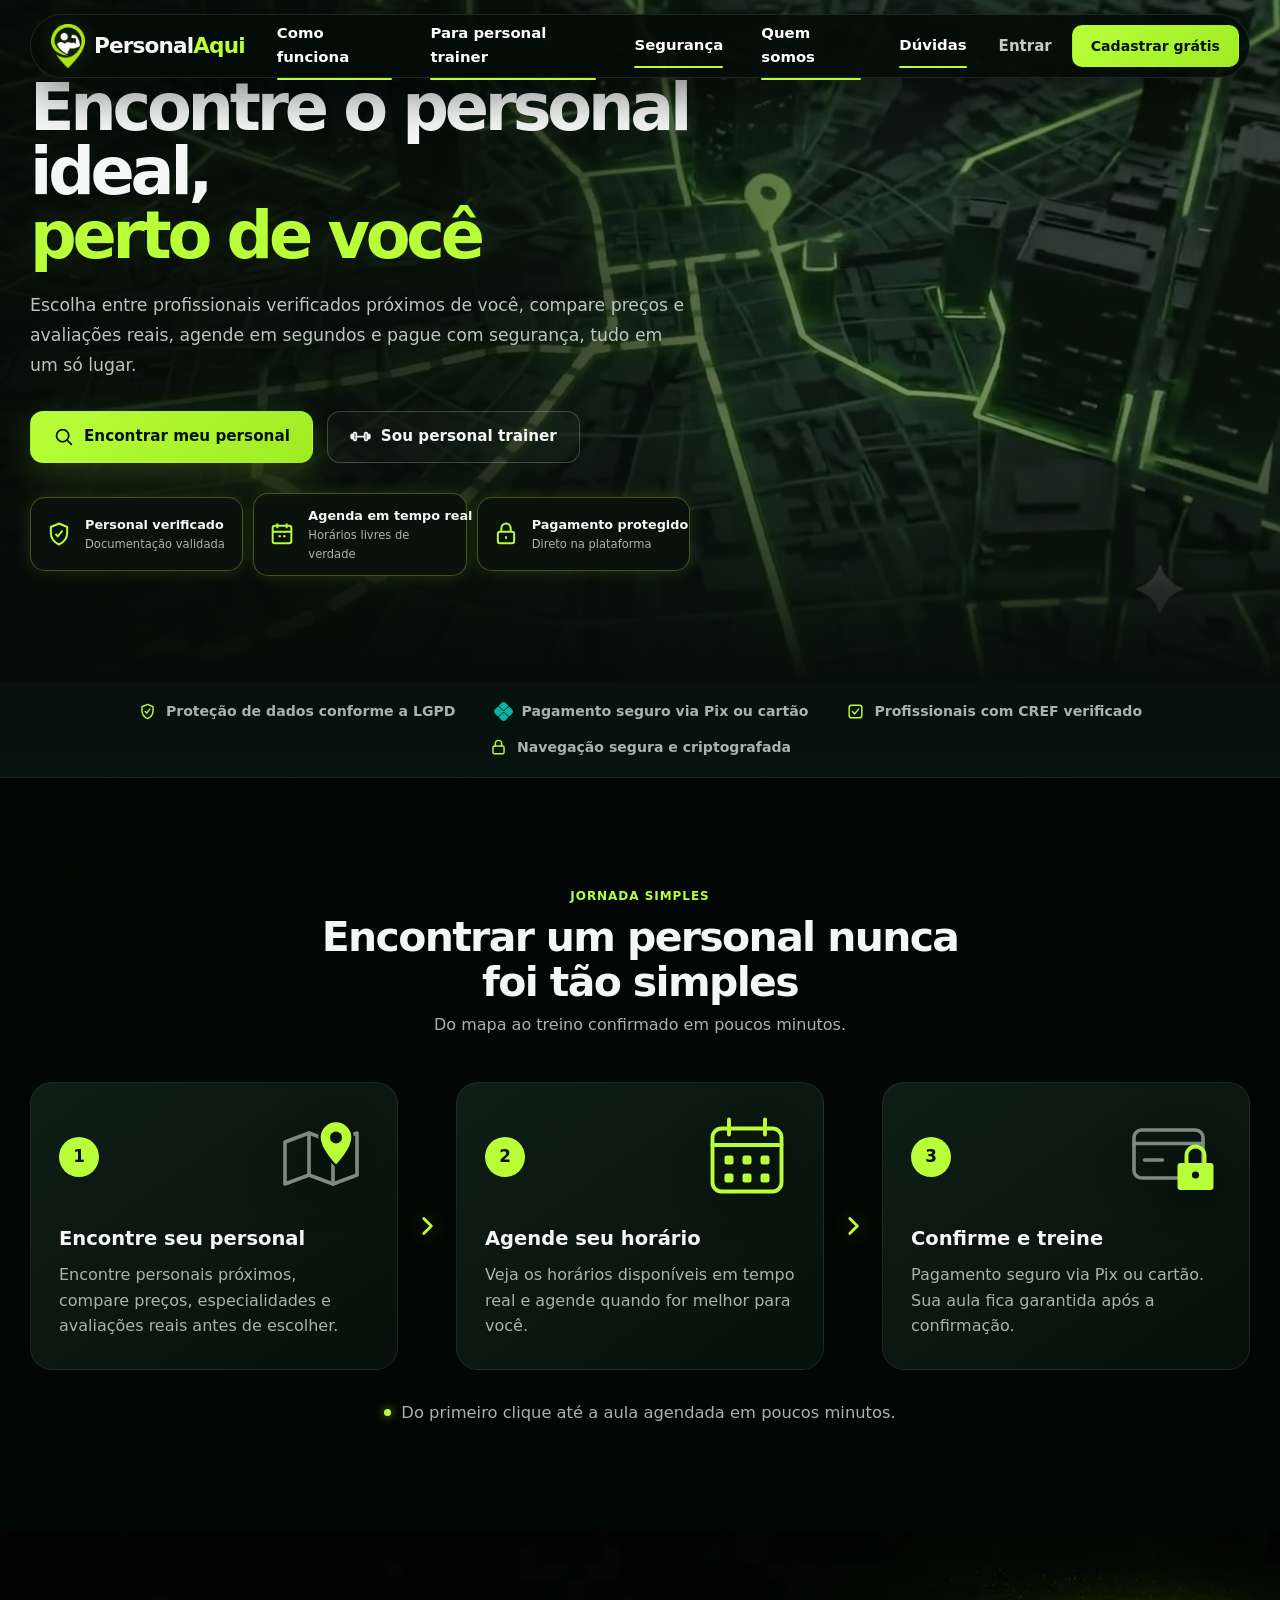
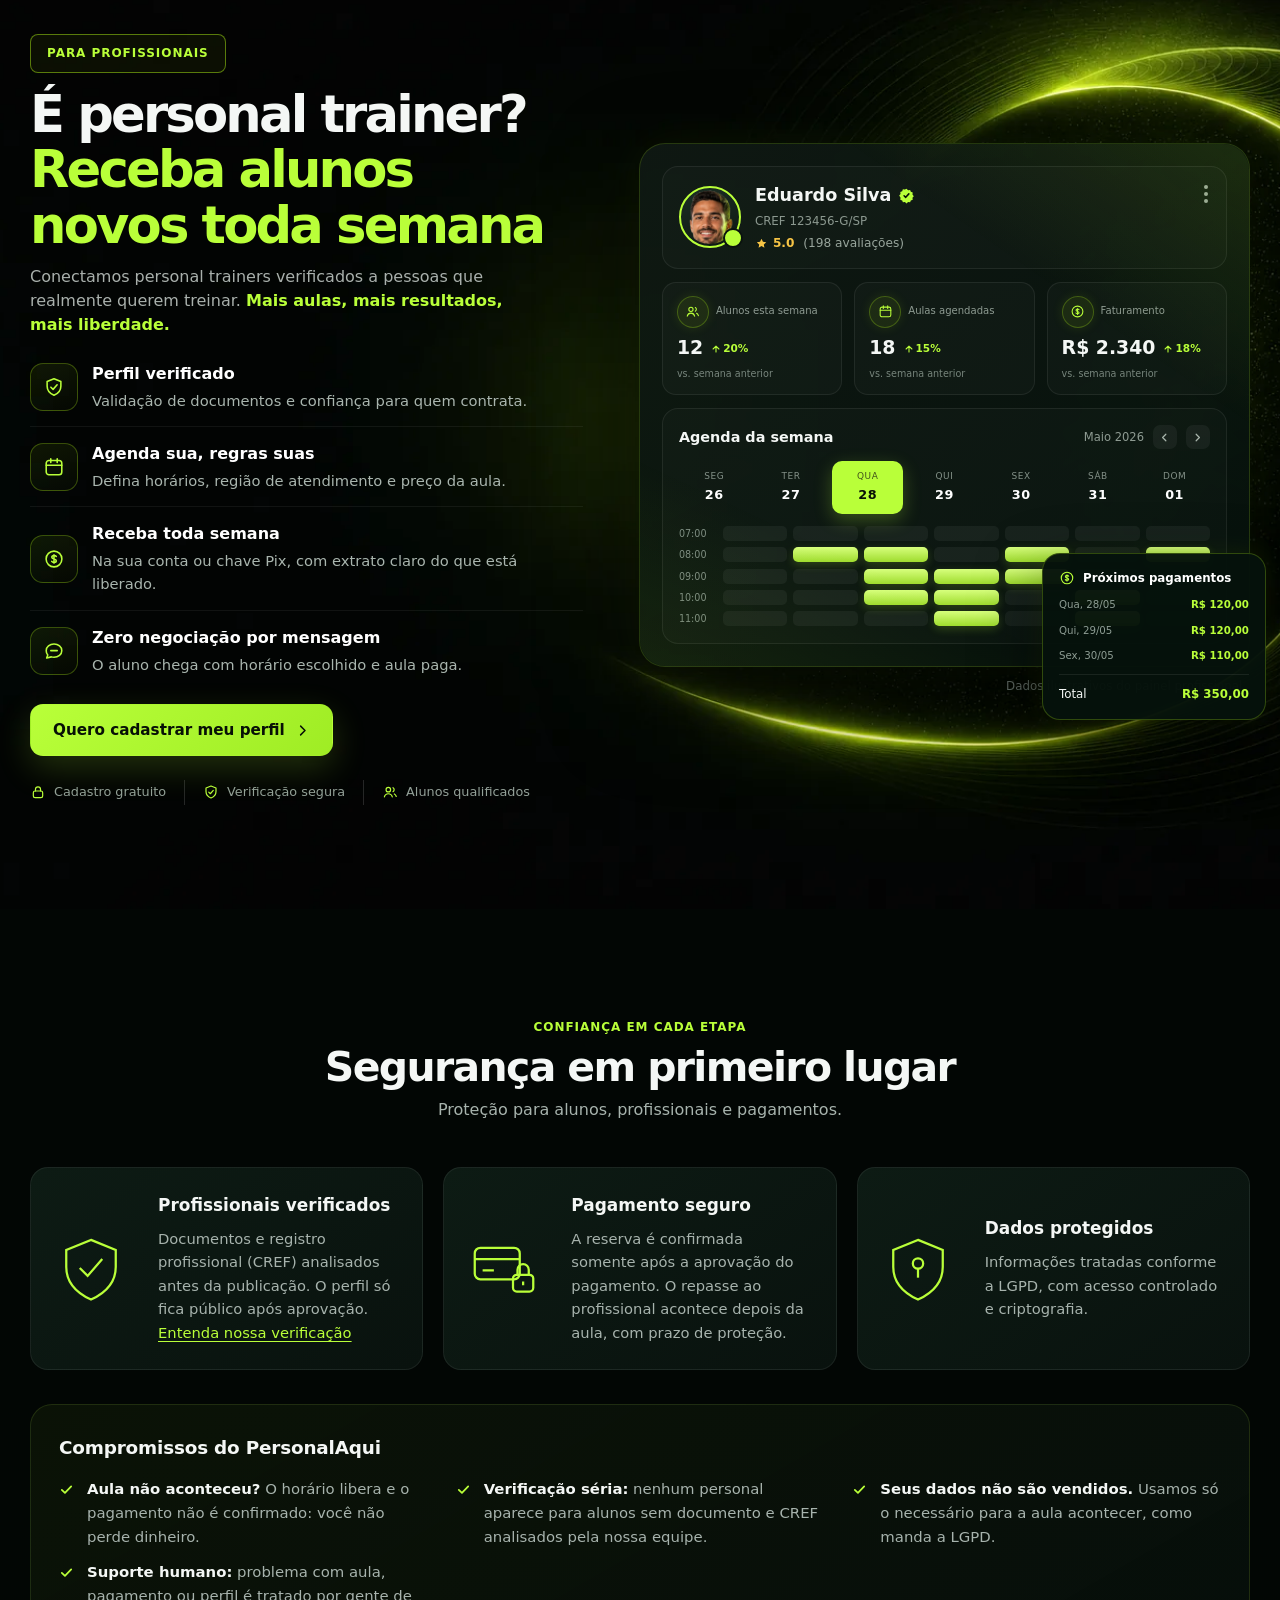
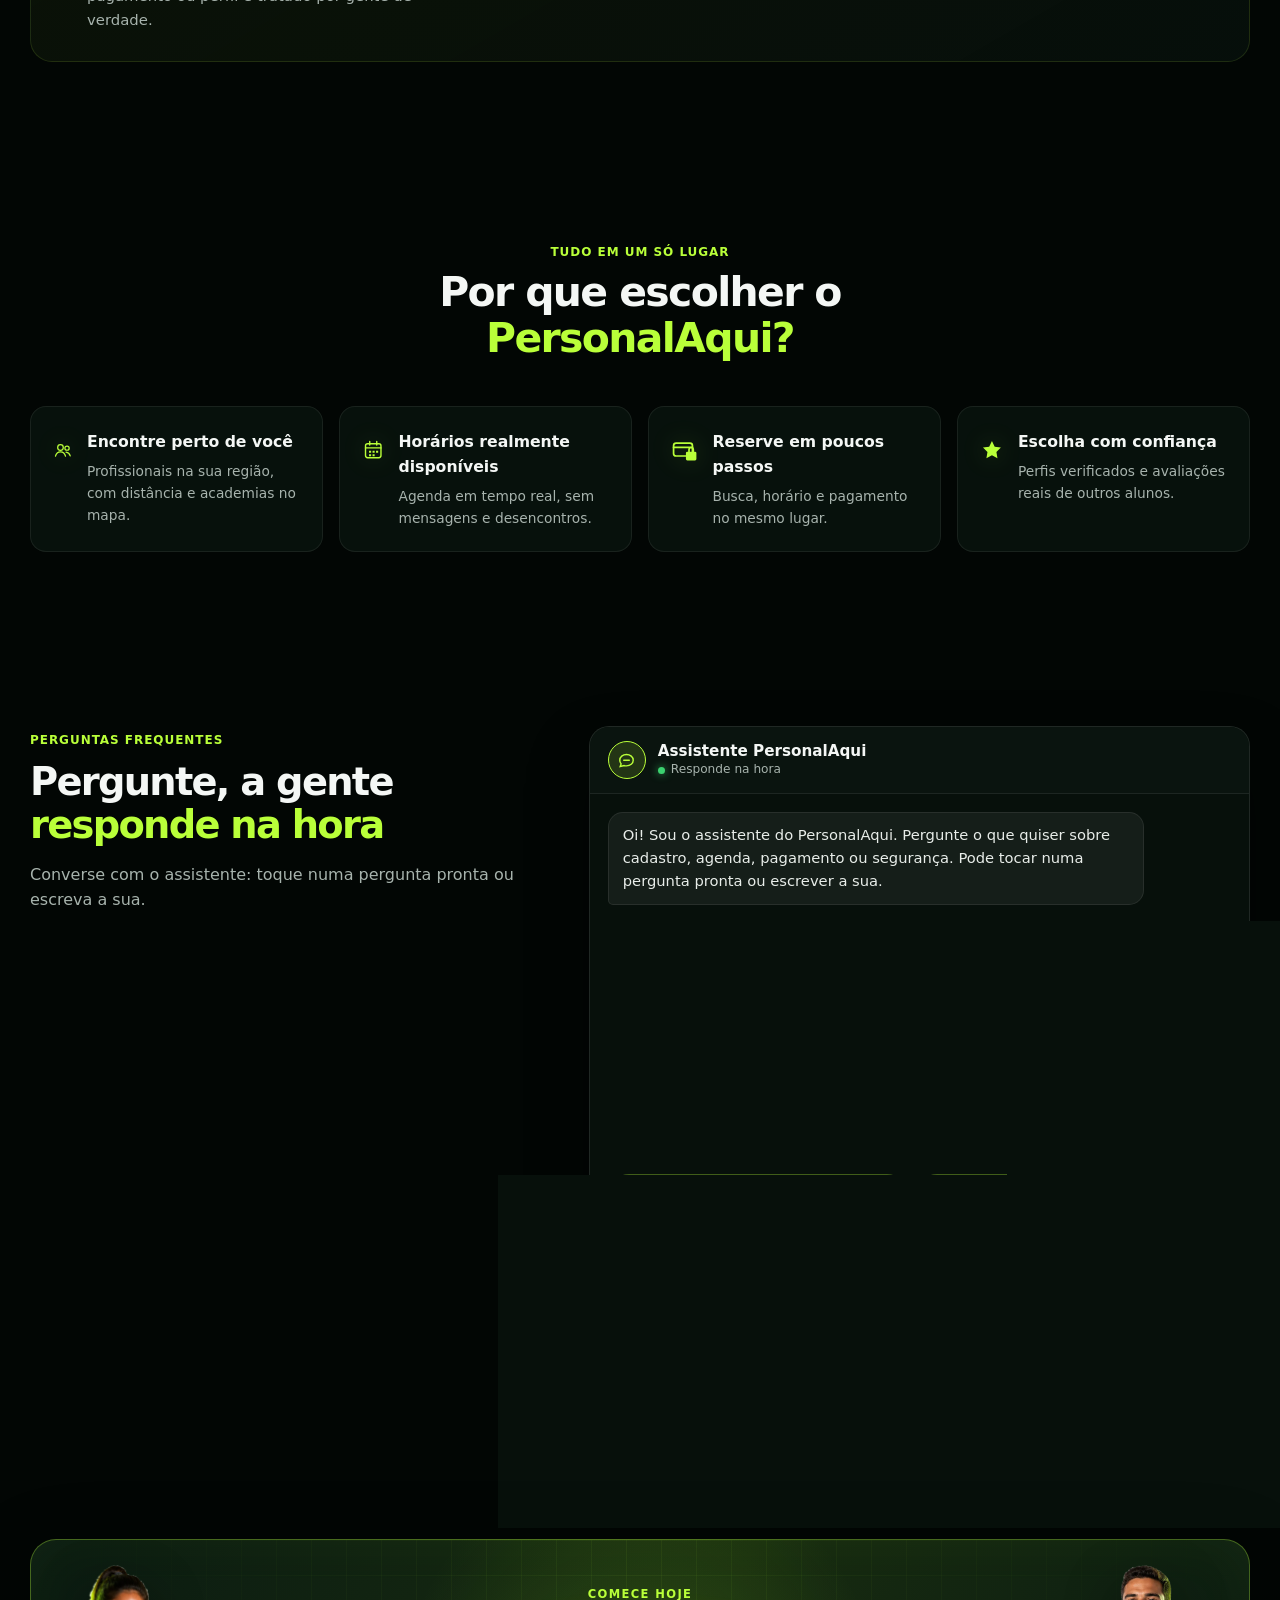
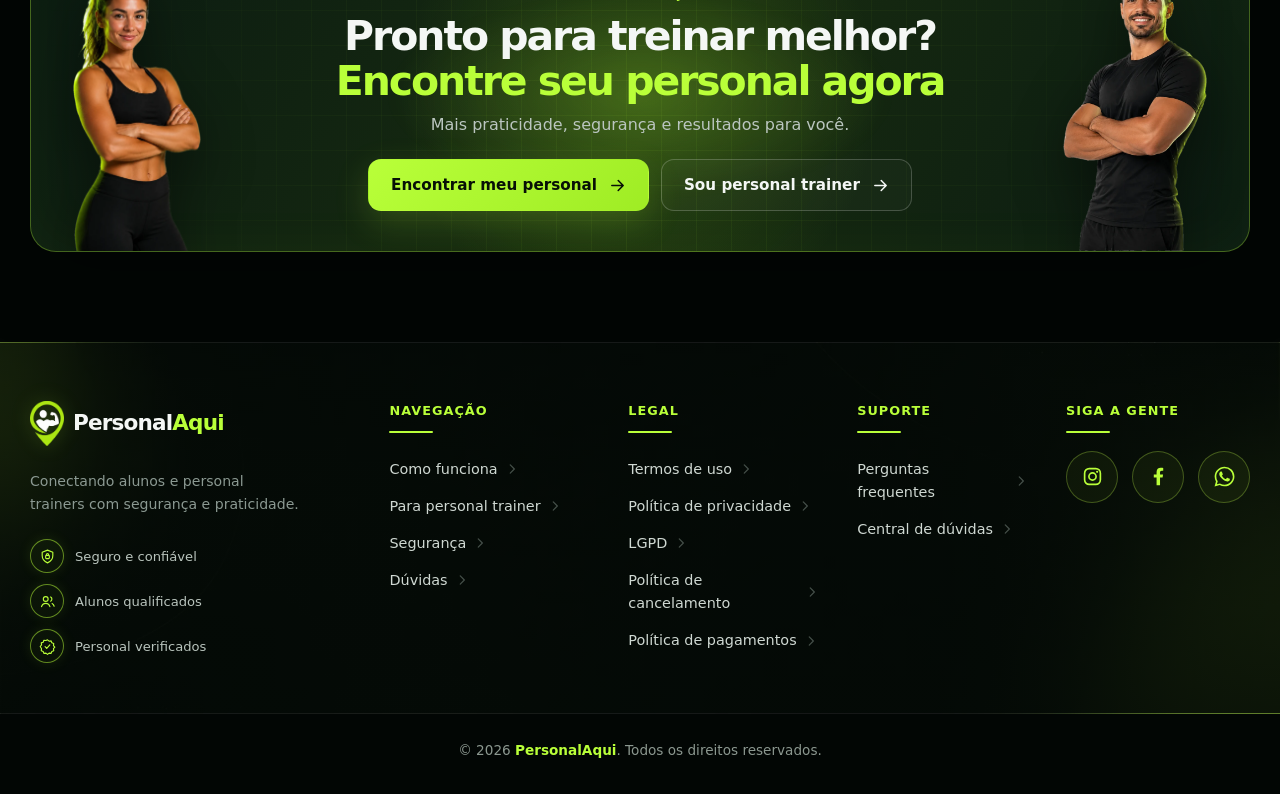
<file: index.html>
<!DOCTYPE html>
<html lang="pt-BR">
<head>
  <meta charset="UTF-8" />
  <meta name="viewport" content="width=device-width, initial-scale=1.0" />
  <meta name="description" content="Encontre personal trainers verificados perto de você, veja a agenda real, reserve o horário e pague com Pix ou cartão na plataforma. Encontre. Agende. Treine." />
  <meta name="theme-color" content="#06100c" />
  <title>PersonalAqui | Encontre personal trainers perto de você</title>
  <link rel="canonical" href="https://albertogrb.github.io/meupersonal-landing/" />
  <meta property="og:type" content="website" />
  <meta property="og:site_name" content="PersonalAqui" />
  <meta property="og:title" content="PersonalAqui | Encontre personal trainers perto de você" />
  <meta property="og:description" content="Profissionais verificados, agenda em tempo real e pagamento seguro na plataforma. Encontre. Agende. Treine." />
  <meta property="og:url" content="https://albertogrb.github.io/meupersonal-landing/" />
  <meta property="og:image" content="https://albertogrb.github.io/meupersonal-landing/imagens/rodape-capa.webp" />
  <meta property="og:locale" content="pt_BR" />
  <meta name="twitter:card" content="summary_large_image" />
  <meta name="twitter:title" content="PersonalAqui | Encontre personal trainers perto de você" />
  <meta name="twitter:description" content="Profissionais verificados, agenda em tempo real e pagamento seguro na plataforma." />
  <meta name="twitter:image" content="https://albertogrb.github.io/meupersonal-landing/imagens/rodape-capa.webp" />
  <link rel="icon" type="image/png" href="imagens/logo.png" />
  <link rel="stylesheet" href="tokens.css" />
  <link rel="stylesheet" href="styles.css" />
</head>
<body>
  <div class="intro-abertura" id="intro-abertura" aria-hidden="false">
    <svg class="intro-filtro" aria-hidden="true" focusable="false">
      <defs>
        <filter id="limiar-intro">
          <feColorMatrix in="SourceGraphic" type="matrix"
            values="1 0 0 0 0
                    0 1 0 0 0
                    0 0 1 0 0
                    0 0 0 255 -140" />
        </filter>
      </defs>
    </svg>
    <div class="intro-palco" style="filter: url(#limiar-intro)">
      <span class="intro-frase" id="intro-frase-1">Seu personal está <em>mais perto</em> do que você imagina.</span>
      <span class="intro-frase" id="intro-frase-2"><em>Encontre.</em> Agende. <em>Treine.</em></span>
    </div>
    <div class="intro-portal" aria-hidden="true"></div>
    <button class="intro-pular" id="intro-pular" type="button">Pular introdução</button>
  </div>

  <div class="veu-legibilidade" aria-hidden="true"></div>
  <div class="scroll-progress" aria-hidden="true"><span></span></div>

  <header class="site-header menu-suspenso" id="topo">
    <div class="container header-inner">
      <a class="brand" href="#topo" aria-label="PersonalAqui - início">
        <img class="brand-logo" src="imagens/logo.png" alt="" width="656" height="862" />
        <span class="brand-nome">Personal<strong>Aqui</strong></span>
      </a>

      <nav class="main-nav" id="main-nav" aria-label="Navegação principal">
        <a href="#como-funciona">Como funciona</a>
        <a href="#para-personal">Para personal trainer</a>
        <a href="#seguranca">Segurança</a>
        <a href="#vantagens">Quem somos</a>
        <a href="#duvidas">Dúvidas</a>
      </nav>

      <div class="header-actions">
        <a class="link-login" href="/login">Entrar</a>
        <div class="cadastro-escolha">
          <button class="btn btn-primary btn-sm" type="button" id="abrir-cadastro-escolha" aria-haspopup="true" aria-expanded="false">Cadastrar grátis</button>
          <div class="cadastro-menu" id="cadastro-menu" hidden>
            <a href="/login?aba=criar&tipo=aluno">Quero me cadastrar como aluno</a>
            <a href="/login?aba=criar&tipo=personal">Quero me cadastrar como personal trainer</a>
          </div>
        </div>
        <button class="menu-celular-botao" id="abrir-menu-celular" type="button" aria-expanded="false" aria-controls="menu-celular" aria-label="Abrir menu de navegação">
          <svg viewBox="0 0 24 24" aria-hidden="true"><path d="M3 6h18M3 12h18M3 18h18"/></svg>
        </button>
      </div>
    </div>
    <nav class="menu-celular" id="menu-celular" aria-label="Navegação principal (celular)" hidden>
      <a href="#como-funciona">Como funciona</a>
      <a href="#para-personal">Para personal trainer</a>
      <a href="#seguranca">Segurança</a>
      <a href="#vantagens">Quem somos</a>
      <a href="#duvidas">Dúvidas</a>
      <a class="menu-celular-entrar" href="/login">Entrar</a>
    </nav>
  </header>

  <main>
    <section class="hero section-shell hero-com-video" aria-labelledby="hero-title">
      <div class="hero-fundo-video" aria-hidden="true">
        <video id="hero-video" muted loop playsinline autoplay preload="metadata" poster="imagens/hero-motion-capa.webp">
          <source src="imagens/hero-motion.webm" type="video/webm" />
          <source src="imagens/hero-motion.mp4" type="video/mp4" />
        </video>
        <div class="hero-veu-video"></div>
      </div>

      <div class="container hero-grid">
        <div class="hero-copy reveal">
                    <h1 id="hero-title">
            Encontre o personal ideal,
            <span>perto de você</span>
          </h1>

          <p class="hero-description">
            Escolha entre profissionais verificados próximos de você, compare
            preços e avaliações reais, agende em segundos e pague com segurança,
            tudo em um só lugar.
          </p>

          <div class="hero-actions">
            <a class="btn btn-primary btn-brilho magnetic" href="/login?aba=criar&tipo=aluno">
              <svg class="btn-svg" viewBox="0 0 24 24" aria-hidden="true"><circle cx="11" cy="11" r="7"/><path d="M21 21l-5-5"/></svg>
              Encontrar meu personal
            </a>
            <a class="btn btn-outline magnetic" href="/login?aba=criar&tipo=personal">
              <svg class="btn-svg" viewBox="0 0 24 24" aria-hidden="true"><rect x="4.2" y="7.6" width="3" height="8.8" rx="1.2"/><rect x="1.4" y="9.6" width="1.9" height="4.8" rx="0.95"/><rect x="16.8" y="7.6" width="3" height="8.8" rx="1.2"/><rect x="20.7" y="9.6" width="1.9" height="4.8" rx="0.95"/><path d="M7.2 12h9.6"/></svg>
              Sou personal trainer
            </a>
          </div>

          <div class="trust-strip" aria-label="Diferenciais da plataforma">
            <article class="trust-item">
              <svg viewBox="0 0 24 24" aria-hidden="true"><path d="M12 3l7 3v5c0 4.6-2.8 8.1-7 10-4.2-1.9-7-5.4-7-10V6l7-3z"/><path d="M9 12l2 2 4-5"/></svg>
              <div><strong>Personal verificado</strong><span>Documentação validada</span></div>
            </article>
            <article class="trust-item">
              <svg viewBox="0 0 24 24" aria-hidden="true"><rect x="4" y="5" width="16" height="15" rx="2"/><path d="M8 3v4M16 3v4M4 10h16M9 14h2M13 14h2"/></svg>
              <div><strong>Agenda em tempo real</strong><span>Horários livres de verdade</span></div>
            </article>
            <article class="trust-item">
              <svg viewBox="0 0 24 24" aria-hidden="true"><rect x="5" y="10" width="14" height="10" rx="2"/><path d="M8 10V7a4 4 0 018 0v3M12 14v2"/></svg>
              <div><strong>Pagamento protegido</strong><span>Direto na plataforma</span></div>
            </article>
          </div>
        </div>

      </div>
    </section>


    <div class="faixa-confianca" aria-label="Garantias da plataforma">
      <div class="container faixa-confianca-itens">
        <span><svg viewBox="0 0 24 24" aria-hidden="true"><path d="M12 3l7 3v5c0 4.6-2.8 8.1-7 10-4.2-1.9-7-5.4-7-10V6l7-3z"/><path d="M9 12l2 2 4-5"/></svg>Proteção de dados conforme a LGPD</span>
        <span><img class="icone-pix" src="imagens/pix.png" alt="" width="230" height="219" loading="lazy" />Pagamento seguro via Pix ou cartão</span>
        <span><svg viewBox="0 0 24 24" aria-hidden="true"><rect x="4" y="4" width="16" height="16" rx="3"/><path d="M8 12l3 3 5-6"/></svg>Profissionais com CREF verificado</span>
        <span><svg viewBox="0 0 24 24" aria-hidden="true"><rect x="5" y="10" width="14" height="10" rx="2"/><path d="M8 10V7a4 4 0 018 0v3"/></svg>Navegação segura e criptografada</span>
      </div>
    </div>

    <section class="section" id="como-funciona">
      <div class="container">
        <div class="section-heading reveal">
          <span class="section-kicker">Jornada simples</span>
          <h2>Encontrar um personal nunca foi tão simples</h2>
          <p>Do mapa ao treino confirmado em poucos minutos.</p>
        </div>

        <div class="steps-grid">
          <article class="step-card reveal" data-delay="0">
            <div class="step-top">
              <span class="step-number">1</span>
              <div class="step-icon">
                <svg viewBox="0 0 64 64" aria-hidden="true">
                  <path class="traco-suave" d="M8 22l16-6 16 6 16-6v28l-16 6-16-6-16 6V22z"/>
                  <path class="traco-suave" d="M24 16v28M40 22v28"/>
                  <path class="pino" d="M42 8c-6.1 0-11 4.9-11 11 0 8.2 11 19 11 19s11-10.8 11-19c0-6.1-4.9-11-11-11z"/>
                  <circle class="pino-furo" cx="42" cy="19" r="4"/>
                </svg>
              </div>
            </div>
            <h3>Encontre seu personal</h3>
            <p>Encontre personais próximos, compare preços, especialidades e avaliações reais antes de escolher.</p>
          </article>

          <span class="step-arrow" aria-hidden="true"><svg class="icone-chevron" viewBox="0 0 24 24" aria-hidden="true"><path d="M9 5l7 7-7 7"/></svg></span>

          <article class="step-card reveal" data-delay="100">
            <div class="step-top">
              <span class="step-number">2</span>
              <div class="step-icon">
                <svg viewBox="0 0 64 64" aria-hidden="true">
                  <rect class="traco-lima" x="9" y="13" width="46" height="42" rx="6"/>
                  <path class="traco-lima" d="M20 7v10M44 7v10M9 24h46"/>
                  <g class="ponto-lima">
                    <rect x="17" y="31" width="6" height="6" rx="1.5"/><rect x="29" y="31" width="6" height="6" rx="1.5"/><rect x="41" y="31" width="6" height="6" rx="1.5"/>
                    <rect x="17" y="43" width="6" height="6" rx="1.5"/><rect x="29" y="43" width="6" height="6" rx="1.5"/><rect x="41" y="43" width="6" height="6" rx="1.5"/>
                  </g>
                </svg>
              </div>
            </div>
            <h3>Agende seu horário</h3>
            <p>Veja os horários disponíveis em tempo real e agende quando for melhor para você.</p>
          </article>

          <span class="step-arrow" aria-hidden="true"><svg class="icone-chevron" viewBox="0 0 24 24" aria-hidden="true"><path d="M9 5l7 7-7 7"/></svg></span>

          <article class="step-card reveal" data-delay="200">
            <div class="step-top">
              <span class="step-number">3</span>
              <div class="step-icon">
                <svg viewBox="0 0 64 64" aria-hidden="true">
                  <rect class="traco-suave" x="6" y="14" width="46" height="32" rx="5"/>
                  <path class="traco-suave" d="M6 23h46M13 34h12"/>
                  <path class="cadeado" d="M37 36h20a2 2 0 012 2v14a2 2 0 01-2 2H37a2 2 0 01-2-2V38a2 2 0 012-2z"/>
                  <path class="traco-lima" d="M41 36v-5a6 6 0 0112 0v5"/>
                  <circle class="cadeado-furo" cx="47" cy="44" r="2.4"/>
                </svg>
              </div>
            </div>
            <h3>Confirme e treine</h3>
            <p>Pagamento seguro via Pix ou cartão. Sua aula fica garantida após a confirmação.</p>
          </article>
        </div>

        <p class="steps-nota reveal" data-delay="250">Do primeiro clique até a aula agendada em poucos minutos.</p>
      </div>
    </section>

    <section class="section section-panel" id="para-personal">
      <div class="container trainer-section-grid">
        <div class="trainer-copy reveal">
          <span class="section-kicker kicker-pill">Para profissionais</span>
          <h2>É personal trainer?<br><span>Receba alunos<br>novos toda semana</span></h2>
          <p class="trainer-sub">Conectamos personal trainers verificados a pessoas que realmente querem treinar. <strong>Mais aulas, mais resultados, mais liberdade.</strong></p>
          <ul class="benefit-list">
            <li>
              <span class="benefit-icone"><svg viewBox="0 0 24 24" aria-hidden="true"><path d="M12 3l7.5 3v5.1c0 4.8-3.1 8-7.5 9.9-4.4-1.9-7.5-5.1-7.5-9.9V6l7.5-3z"/><path d="M8.6 12.2l2.4 2.4 4.4-5"/></svg></span>
              <div><strong>Perfil verificado</strong><p>Validação de documentos e confiança para quem contrata.</p></div>
            </li>
            <li>
              <span class="benefit-icone"><svg viewBox="0 0 24 24" aria-hidden="true"><rect x="3.5" y="5" width="17" height="15.5" rx="3"/><path d="M3.5 10h17M8.5 3v4M15.5 3v4"/></svg></span>
              <div><strong>Agenda sua, regras suas</strong><p>Defina horários, região de atendimento e preço da aula.</p></div>
            </li>
            <li>
              <span class="benefit-icone"><svg viewBox="0 0 24 24" aria-hidden="true"><circle cx="12" cy="12" r="8.6"/><path d="M12 7.4v9.2M14.5 9.3c-.5-.8-1.4-1.2-2.5-1.2-1.4 0-2.4.8-2.4 1.9 0 2.5 4.9 1.3 4.9 3.8 0 1.1-1 1.9-2.5 1.9-1.1 0-2-.4-2.5-1.2"/></svg></span>
              <div><strong>Receba toda semana</strong><p>Na sua conta ou chave Pix, com extrato claro do que está liberado.</p></div>
            </li>
            <li>
              <span class="benefit-icone"><svg viewBox="0 0 24 24" aria-hidden="true"><path d="M20.5 11.6c0 4-3.8 7.2-8.5 7.2-1 0-2-.1-2.9-.4L4 19.6l1.2-3.3c-1.1-1.3-1.7-2.9-1.7-4.7 0-4 3.8-7.2 8.5-7.2s8.5 3.2 8.5 7.2z"/><path d="M8.5 11.6h7"/></svg></span>
              <div><strong>Zero negociação por mensagem</strong><p>O aluno chega com horário escolhido e aula paga.</p></div>
            </li>
          </ul>
          <a class="btn btn-primary btn-chevron" href="/login?aba=criar&tipo=personal">Quero cadastrar meu perfil <svg viewBox="0 0 24 24" aria-hidden="true"><path d="M9 5l7 7-7 7"/></svg></a>
          <ul class="trainer-selos" aria-label="Garantias do cadastro">
            <li><svg viewBox="0 0 24 24" aria-hidden="true"><rect x="5" y="10.5" width="14" height="10" rx="2.6"/><path d="M8.2 10.5V8a3.8 3.8 0 017.6 0v2.5"/></svg>Cadastro gratuito</li>
            <li><svg viewBox="0 0 24 24" aria-hidden="true"><path d="M12 3l7.5 3v5.1c0 4.8-3.1 8-7.5 9.9-4.4-1.9-7.5-5.1-7.5-9.9V6l7.5-3z"/><path d="M8.6 12.2l2.4 2.4 4.4-5"/></svg>Verificação segura</li>
            <li><svg viewBox="0 0 24 24" aria-hidden="true"><circle cx="9.5" cy="8.5" r="3.4"/><path d="M3.6 19.4c.7-3 3-4.8 5.9-4.8s5.2 1.8 5.9 4.8M16.5 5.6a3.4 3.4 0 010 5.9M18.5 14.9c1.4.7 2.4 2 2.9 3.8"/></svg>Alunos qualificados</li>
          </ul>
        </div>

        <div class="trainer-visual reveal" data-delay="150">
          <div class="dashboard-glow" aria-hidden="true"></div>
          <div class="dashboard-mockup">
            <div class="profile-summary">
              <span class="dashboard-avatar-anel">
                <span class="dashboard-avatar avatar-foto"><img src="imagens/avatar-homem.webp" alt="" width="62" height="62" loading="lazy"></span>
                <b class="ponto-verificado" aria-hidden="true"><svg viewBox="0 0 24 24"><path d="M4.5 12.5l5 5L19.5 7"/></svg></b>
              </span>
              <div class="perfil-dados">
                <strong>Eduardo Silva <b class="selo-nome" aria-label="verificado"><svg viewBox="0 0 24 24" aria-hidden="true"><path d="M12 2.6l2.2 1.9 2.9-.4 1 2.7 2.7 1-.4 2.9 1.9 2.2-1.9 2.2.4 2.9-2.7 1-1 2.7-2.9-.4-2.2 1.9-2.2-1.9-2.9.4-1-2.7-2.7-1 .4-2.9L1.7 12l1.9-2.2-.4-2.9 2.7-1 1-2.7 2.9.4L12 2.6z"/><path class="selo-traco" d="M8.6 12.3l2.3 2.3 4.4-4.9"/></svg></b></strong>
                <small>CREF 123456-G/SP</small>
                <em><svg class="estrela" viewBox="0 0 24 24" aria-hidden="true"><path d="M12 3.2l2.7 5.6 6.1.8-4.5 4.2 1.1 6-5.4-3-5.4 3 1.1-6L3.2 9.6l6.1-.8L12 3.2z"/></svg><b>5.0</b>&nbsp;(198 avaliações)</em>
              </div>
              <span class="kebab" aria-hidden="true"><i></i><i></i><i></i></span>
            </div>

            <div class="dashboard-stats">
              <div>
                <span class="stat-rotulo"><i class="stat-icone"><svg viewBox="0 0 24 24" aria-hidden="true"><circle cx="9.5" cy="8.5" r="3.4"/><path d="M3.6 19.4c.7-3 3-4.8 5.9-4.8s5.2 1.8 5.9 4.8M16.5 5.6a3.4 3.4 0 010 5.9M18.5 14.9c1.4.7 2.4 2 2.9 3.8"/></svg></i>Alunos esta semana</span>
                <span class="stat-valor"><strong class="counter" data-target="12">12</strong><em class="delta"><svg viewBox="0 0 24 24" aria-hidden="true"><path d="M12 19V5M5 12l7-7 7 7"/></svg>20%</em></span>
                <small>vs. semana anterior</small>
              </div>
              <div>
                <span class="stat-rotulo"><i class="stat-icone"><svg viewBox="0 0 24 24" aria-hidden="true"><rect x="3.5" y="5" width="17" height="15.5" rx="3"/><path d="M3.5 10h17M8.5 3v4M15.5 3v4"/></svg></i>Aulas agendadas</span>
                <span class="stat-valor"><strong class="counter" data-target="18">18</strong><em class="delta"><svg viewBox="0 0 24 24" aria-hidden="true"><path d="M12 19V5M5 12l7-7 7 7"/></svg>15%</em></span>
                <small>vs. semana anterior</small>
              </div>
              <div>
                <span class="stat-rotulo"><i class="stat-icone"><svg viewBox="0 0 24 24" aria-hidden="true"><circle cx="12" cy="12" r="8.6"/><path d="M12 7.4v9.2M14.5 9.3c-.5-.8-1.4-1.2-2.5-1.2-1.4 0-2.4.8-2.4 1.9 0 2.5 4.9 1.3 4.9 3.8 0 1.1-1 1.9-2.5 1.9-1.1 0-2-.4-2.5-1.2"/></svg></i>Faturamento</span>
                <span class="stat-valor"><strong>R$ 2.340</strong><em class="delta"><svg viewBox="0 0 24 24" aria-hidden="true"><path d="M12 19V5M5 12l7-7 7 7"/></svg>18%</em></span>
                <small>vs. semana anterior</small>
              </div>
            </div>

            <div class="dashboard-calendar">
              <div class="calendar-head">
                <strong>Agenda da semana</strong>
                <span class="calendar-mes">Maio 2026
                  <button class="cal-nav" type="button" aria-label="Semana anterior"><svg viewBox="0 0 24 24" aria-hidden="true"><path d="M14.5 6l-6 6 6 6"/></svg></button>
                  <button class="cal-nav" type="button" aria-label="Próxima semana"><svg viewBox="0 0 24 24" aria-hidden="true"><path d="M9.5 6l6 6-6 6"/></svg></button>
                </span>
              </div>
              <div class="calendar-days">
                <div><span>Seg</span><strong>26</strong></div><div><span>Ter</span><strong>27</strong></div><div class="selected"><span>Qua</span><strong>28</strong></div><div><span>Qui</span><strong>29</strong></div><div><span>Sex</span><strong>30</strong></div><div><span>Sáb</span><strong>31</strong></div><div><span>Dom</span><strong>01</strong></div>
              </div>
              <div class="calendar-slots">
                <span>07:00</span><i class="slot"></i><i class="slot"></i><i class="slot"></i><i class="slot"></i><i class="slot"></i><i class="slot"></i><i class="slot"></i>
                <span>08:00</span><i class="slot"></i><i class="slot slot-on"></i><i class="slot slot-on"></i><i class="slot"></i><i class="slot slot-on"></i><i class="slot"></i><i class="slot slot-on"></i>
                <span>09:00</span><i class="slot"></i><i class="slot"></i><i class="slot slot-on"></i><i class="slot slot-on"></i><i class="slot slot-on"></i><i class="slot"></i><i class="slot"></i>
                <span>10:00</span><i class="slot"></i><i class="slot"></i><i class="slot slot-on"></i><i class="slot slot-on"></i><i class="slot"></i><i class="slot slot-on"></i><i class="slot"></i>
                <span>11:00</span><i class="slot"></i><i class="slot"></i><i class="slot"></i><i class="slot slot-on"></i><i class="slot"></i><i class="slot slot-on"></i><i class="slot"></i>
              </div>
            </div>
          </div>

          <div class="payout-card">
            <p class="payout-head"><svg viewBox="0 0 24 24" aria-hidden="true"><circle cx="12" cy="12" r="8.6"/><path d="M12 7.4v9.2M14.5 9.3c-.5-.8-1.4-1.2-2.5-1.2-1.4 0-2.4.8-2.4 1.9 0 2.5 4.9 1.3 4.9 3.8 0 1.1-1 1.9-2.5 1.9-1.1 0-2-.4-2.5-1.2"/></svg>Próximos pagamentos</p>
            <p><span>Qua, 28/05</span><b>R$ 120,00</b></p>
            <p><span>Qui, 29/05</span><b>R$ 120,00</b></p>
            <p><span>Sex, 30/05</span><b>R$ 110,00</b></p>
            <div class="payout-total"><span>Total</span><strong>R$ 350,00</strong></div>
          </div>
          <p class="nota-ilustrativa">Dados ilustrativos do painel profissional.</p>
        </div>
      </div>
    </section>

    <section class="section" id="seguranca">
      <div class="container">
        <div class="section-heading reveal">
          <span class="section-kicker">Confiança em cada etapa</span>
          <h2>Segurança em primeiro lugar</h2>
          <p>Proteção para alunos, profissionais e pagamentos.</p>
        </div>

        <div class="security-grid">
          <article class="security-card reveal">
            <div class="security-icon">
              <svg viewBox="0 0 64 64" aria-hidden="true"><path d="M32 7l22 9v15c0 14-9 23-22 29C19 54 10 45 10 31V16l22-9z"/><path d="M22 32l7 7 13-15"/></svg>
            </div>
            <div><h3>Profissionais verificados</h3><p>Documentos e registro profissional (CREF) analisados antes da publicação. O perfil só fica público após aprovação. <a class="link-inline" href="#duvidas">Entenda nossa verificação</a></p></div>
          </article>
          <article class="security-card reveal" data-delay="100">
            <div class="security-icon">
              <svg viewBox="0 0 64 64" aria-hidden="true"><rect x="6" y="14" width="40" height="28" rx="5"/><path d="M6 24h40M13 34h10"/><rect x="40" y="38" width="18" height="15" rx="3.4"/><path d="M44 38v-4.4a5 5 0 0110 0V38M49 44v3.4"/></svg>
            </div>
            <div><h3>Pagamento seguro</h3><p>A reserva é confirmada somente após a aprovação do pagamento. O repasse ao profissional acontece depois da aula, com prazo de proteção.</p></div>
          </article>
          <article class="security-card reveal" data-delay="200">
            <div class="security-icon">
              <svg viewBox="0 0 64 64" aria-hidden="true"><path d="M32 7l22 9v15c0 14-9 23-22 29C19 54 10 45 10 31V16l22-9z"/><circle cx="32" cy="28" r="4.6"/><path d="M32 32.6v8"/></svg>
            </div>
            <div><h3>Dados protegidos</h3><p>Informações tratadas conforme a LGPD, com acesso controlado e criptografia.</p></div>
          </article>
        </div>
      
        <div class="compromissos reveal" data-delay="150">
          <h3>Compromissos do PersonalAqui</h3>
          <ul>
            <li><strong>Aula não aconteceu?</strong> O horário libera e o pagamento não é confirmado: você não perde dinheiro.</li>
            <li><strong>Verificação séria:</strong> nenhum personal aparece para alunos sem documento e CREF analisados pela nossa equipe.</li>
            <li><strong>Seus dados não são vendidos.</strong> Usamos só o necessário para a aula acontecer, como manda a LGPD.</li>
            <li><strong>Suporte humano:</strong> problema com aula, pagamento ou perfil é tratado por gente de verdade.</li>
          </ul>
        </div>
      </div>
    </section>

    <section class="section compact-section" id="vantagens">
      <div class="container">
        <div class="section-heading reveal">
          <span class="section-kicker">Tudo em um só lugar</span>
          <h2>Por que escolher o <span>PersonalAqui?</span></h2>
        </div>

        <div class="benefit-grid">
          <article class="mini-benefit reveal">
            <span class="mini-icon">
              <svg viewBox="0 0 32 32" aria-hidden="true"><circle cx="12" cy="12" r="4.5"/><path d="M4 26c1-4.5 4.4-7 8-7s7 2.5 8 7"/><circle cx="22.5" cy="13" r="3.4"/><path d="M21 19.6c3 .3 5.6 2.4 6.6 5.9"/></svg>
            </span>
            <div><h3>Encontre perto de você</h3><p>Profissionais na sua região, com distância e academias no mapa.</p></div>
          </article>
          <article class="mini-benefit reveal" data-delay="70">
            <span class="mini-icon">
              <svg viewBox="0 0 32 32" aria-hidden="true"><rect x="5" y="7" width="22" height="20" rx="3"/><path d="M11 4v5M21 4v5M5 13h22"/><path class="cheio" d="M10 17h3v3h-3zM15 17h3v3h-3zM20 17h3v3h-3zM10 22h3v3h-3zM15 22h3v3h-3z"/></svg>
            </span>
            <div><h3>Horários realmente disponíveis</h3><p>Agenda em tempo real, sem mensagens e desencontros.</p></div>
          </article>
          <article class="mini-benefit reveal" data-delay="140">
            <span class="mini-icon">
              <svg viewBox="0 0 32 32" aria-hidden="true"><rect x="3" y="8" width="22" height="15" rx="3"/><path d="M3 13h22"/><path class="cheio" d="M19 18h9a1.6 1.6 0 011.6 1.6v7A1.6 1.6 0 0128 28.2h-9a1.6 1.6 0 01-1.6-1.6v-7A1.6 1.6 0 0119 18z"/><path d="M21 18v-2.4a2.5 2.5 0 015 0V18"/></svg>
            </span>
            <div><h3>Reserve em poucos passos</h3><p>Busca, horário e pagamento no mesmo lugar.</p></div>
          </article>
          <article class="mini-benefit reveal" data-delay="210">
            <span class="mini-icon">
              <svg viewBox="0 0 32 32" aria-hidden="true"><path class="cheio" d="M16 4l3.7 7.6 8.3 1.2-6 5.9 1.4 8.3L16 23l-7.4 4 1.4-8.3-6-5.9 8.3-1.2L16 4z"/></svg>
            </span>
            <div><h3>Escolha com confiança</h3><p>Perfis verificados e avaliações reais de outros alunos.</p></div>
          </article>
        </div>
      </div>
    </section>

    <section class="faq-section section" id="duvidas">
      <div class="container faq-grid">
        <div class="faq-intro reveal">
          <span class="section-kicker">Perguntas frequentes</span>
          <h2>Pergunte, a gente <span>responde na hora</span></h2>
          <p>Converse com o assistente: toque numa pergunta pronta ou escreva a sua.</p>
        </div>

        <div class="faq-chat reveal" data-delay="100" id="faq-chat" hidden>
          <div class="chat-topo">
            <span class="chat-avatar" aria-hidden="true"><svg viewBox="0 0 24 24"><path d="M20.5 11.6c0 4-3.8 7.2-8.5 7.2-1 0-2-.1-2.9-.4L4 19.6l1.2-3.3c-1.1-1.3-1.7-2.9-1.7-4.7 0-4 3.8-7.2 8.5-7.2s8.5 3.2 8.5 7.2z"/><path d="M8.5 11.6h7"/></svg></span>
            <div class="chat-quem">
              <strong>Assistente PersonalAqui</strong>
              <span><i class="chat-ponto" aria-hidden="true"></i> Responde na hora</span>
            </div>
          </div>
          <div class="chat-janela" aria-live="polite" aria-label="Conversa com o assistente"></div>
          <div class="chat-chips" aria-label="Perguntas sugeridas"></div>
          <form class="chat-form">
            <label class="sr-so-leitor" for="chat-campo">Escreva sua pergunta</label>
            <input id="chat-campo" type="text" placeholder="Escreva sua pergunta..." autocomplete="off" maxlength="200" />
            <button class="btn btn-primary chat-enviar" type="submit" aria-label="Enviar pergunta">
              <svg viewBox="0 0 24 24" aria-hidden="true"><path d="M4 12h15M13 5l7 7-7 7"/></svg>
            </button>
          </form>
        </div>

        <div class="faq-list reveal" data-delay="100">
          <details>
            <summary>O personal precisa ser verificado?</summary>
            <p>Sim. O perfil só fica público após a validação da documentação obrigatória.</p>
          </details>
          <details>
            <summary>Quando a reserva é confirmada?</summary>
            <p>A reserva é confirmada após a aprovação do pagamento e o horário fica bloqueado automaticamente.</p>
          </details>
          <details>
            <summary>Posso escolher um profissional perto de mim?</summary>
            <p>Sim. A descoberta utiliza localização e região de atendimento para mostrar opções próximas.</p>
          </details>
          <details>
            <summary>Como o personal recebe?</summary>
            <p>O valor da aula entra na carteira do profissional dentro da plataforma e é liberado após a aula, com prazo de proteção. O saque é semanal, para a conta ou chave Pix cadastrada.</p>
          </details>
          <details>
            <summary>Como funciona o cancelamento?</summary>
            <p>O aluno pode cancelar até 48 horas antes da aula, com reembolso do valor pago menos a taxa da transação. Com menos de 48 horas, o horário é do aluno e não há cancelamento.</p>
          </details>
          <details>
            <summary>Posso remarcar uma aula?</summary>
            <p>Ainda não existe remarcação direta: cancele dentro do prazo de 48 horas e reserve o novo horário. Fora do prazo, fale com o personal pela caixa de dúvidas.</p>
          </details>
          <details>
            <summary>O pagamento pode ser reembolsado?</summary>
            <p>Sim, em dois casos: cancelamento pelo aluno até 48 horas antes (valor menos a taxa da transação) e falta do profissional confirmada pela plataforma (reembolso de 100%).</p>
          </details>
          <details>
            <summary>O personal precisa ter CREF?</summary>
            <p>Sim. O registro no CREF é obrigatório e conferido na verificação antes de o perfil ficar público.</p>
          </details>
          <details>
            <summary>Quais documentos são solicitados ao personal?</summary>
            <p>Documento oficial com foto e comprovação do registro CREF. A análise é feita pela equipe da plataforma e o perfil só aparece para alunos depois da aprovação.</p>
          </details>
          <details>
            <summary>O personal escolhe o próprio preço?</summary>
            <p>Sim. Cada profissional define o valor da própria aula; a plataforma mostra uma faixa sugerida da região como referência.</p>
          </details>
          <details>
            <summary>O aluno consegue avaliar depois da aula?</summary>
            <p>Sim. Após a aula concluída, o aluno pode avaliar o profissional, e as avaliações aparecem no perfil público.</p>
          </details>
          <details>
            <summary>Como minha localização é utilizada?</summary>
            <p>Só para mostrar profissionais e academias próximas na busca. O endereço exato de ninguém é exposto: alunos veem apenas as academias onde o personal atende.</p>
          </details>
          <details>
            <summary>Como entro em contato com o suporte?</summary>
            <p>Dentro da plataforma, pela área de dúvidas da sua conta. Problemas com aula, pagamento ou perfil são tratados por gente de verdade.</p>
          </details>
        </div>
      </div>
    </section>

    <section class="cta-section" id="cta-final">
      <div class="container">
        <div class="cta-card reveal">
          <img class="athlete athlete-left" src="imagens/personagem-mulher.webp" alt="" aria-hidden="true" loading="lazy" width="520" height="1159" />
          <div class="cta-content">
            <span>Comece hoje</span>
            <h2>Pronto para treinar melhor?<br><strong>Encontre seu personal agora</strong></h2>
            <p>Mais praticidade, segurança e resultados para você.</p>
            <div class="cta-actions">
              <a class="btn btn-primary btn-brilho magnetic" href="/login?aba=criar&tipo=aluno">Encontrar meu personal <svg class="icone-seta" viewBox="0 0 24 24" aria-hidden="true"><path d="M4 12h15M13 5l7 7-7 7"/></svg></a>
              <a class="btn btn-outline magnetic" href="/login?aba=criar&tipo=personal">Sou personal trainer <svg class="icone-seta" viewBox="0 0 24 24" aria-hidden="true"><path d="M4 12h15M13 5l7 7-7 7"/></svg></a>
            </div>
          </div>
          <img class="athlete athlete-right" src="imagens/personagem-homem.webp" alt="" aria-hidden="true" loading="lazy" width="520" height="1033" />
        </div>
      </div>
    </section>
  </main>

  <footer class="site-footer">
    <div class="footer-painel">
    <div class="container footer-grid">
      <div>
        <a class="brand footer-brand" href="#topo"><img class="brand-logo" src="imagens/logo.png" alt="" width="656" height="862" /><span class="brand-nome">Personal<strong>Aqui</strong></span></a>
        <p>Conectando alunos e personal trainers com segurança e praticidade.</p>
        <ul class="footer-selos" aria-label="Diferenciais da plataforma">
          <li><span class="selo-icone"><svg viewBox="0 0 24 24" aria-hidden="true"><path d="M12 3l7.5 3v5.1c0 4.8-3.1 8-7.5 9.9-4.4-1.9-7.5-5.1-7.5-9.9V6l7.5-3z"/><rect x="9.4" y="10.4" width="5.2" height="4.6" rx="1.1"/><path d="M10.5 10.4V9.3a1.5 1.5 0 013 0v1.1"/></svg></span><span>Seguro e confiável</span></li>
          <li><span class="selo-icone"><svg viewBox="0 0 24 24" aria-hidden="true"><circle cx="9.5" cy="8.5" r="3.4"/><path d="M3.6 19.4c.7-3 3-4.8 5.9-4.8s5.2 1.8 5.9 4.8M16.5 5.6a3.4 3.4 0 010 5.9M18.5 14.9c1.4.7 2.4 2 2.9 3.8"/></svg></span><span>Alunos qualificados</span></li>
          <li><span class="selo-icone"><svg viewBox="0 0 24 24" aria-hidden="true"><path d="M12 2.6l2.2 1.9 2.9-.4 1 2.7 2.7 1-.4 2.9 1.9 2.2-1.9 2.2.4 2.9-2.7 1-1 2.7-2.9-.4-2.2 1.9-2.2-1.9-2.9.4-1-2.7-2.7-1 .4-2.9L1.7 12l1.9-2.2-.4-2.9 2.7-1 1-2.7 2.9.4L12 2.6z"/><path d="M8.6 12.3l2.3 2.3 4.4-4.9"/></svg></span><span>Personal verificados</span></li>
        </ul>
      </div>
      <div class="footer-links">
        <h3>Navegação</h3>
        <a href="#como-funciona">Como funciona <svg class="link-seta" viewBox="0 0 24 24" aria-hidden="true"><path d="M9 5l7 7-7 7"/></svg></a>
        <a href="#para-personal">Para personal trainer <svg class="link-seta" viewBox="0 0 24 24" aria-hidden="true"><path d="M9 5l7 7-7 7"/></svg></a>
        <a href="#seguranca">Segurança <svg class="link-seta" viewBox="0 0 24 24" aria-hidden="true"><path d="M9 5l7 7-7 7"/></svg></a>
        <a href="#duvidas">Dúvidas <svg class="link-seta" viewBox="0 0 24 24" aria-hidden="true"><path d="M9 5l7 7-7 7"/></svg></a>
      </div>
      <div class="footer-links">
        <h3>Legal</h3>
        <a href="termos.html">Termos de uso <svg class="link-seta" viewBox="0 0 24 24" aria-hidden="true"><path d="M9 5l7 7-7 7"/></svg></a>
        <a href="privacidade.html">Política de privacidade <svg class="link-seta" viewBox="0 0 24 24" aria-hidden="true"><path d="M9 5l7 7-7 7"/></svg></a>
        <a href="privacidade.html#lgpd">LGPD <svg class="link-seta" viewBox="0 0 24 24" aria-hidden="true"><path d="M9 5l7 7-7 7"/></svg></a>
        <a href="termos.html#cancelamento">Política de cancelamento <svg class="link-seta" viewBox="0 0 24 24" aria-hidden="true"><path d="M9 5l7 7-7 7"/></svg></a>
        <a href="termos.html#pagamentos">Política de pagamentos <svg class="link-seta" viewBox="0 0 24 24" aria-hidden="true"><path d="M9 5l7 7-7 7"/></svg></a>
      </div>
      <div class="footer-links">
        <h3>Suporte</h3>
        <a href="#duvidas">Perguntas frequentes <svg class="link-seta" viewBox="0 0 24 24" aria-hidden="true"><path d="M9 5l7 7-7 7"/></svg></a>
        <a href="/login">Central de dúvidas <svg class="link-seta" viewBox="0 0 24 24" aria-hidden="true"><path d="M9 5l7 7-7 7"/></svg></a>
      </div>
      <div>
        <h3>Siga a gente</h3>
        <div class="social-links">
          <a href="#" aria-label="Instagram">
            <svg class="social-traco" viewBox="0 0 24 24" aria-hidden="true"><rect x="3" y="3" width="18" height="18" rx="5.2"/><circle cx="12" cy="12" r="4.1"/><circle class="social-ponto" cx="17.3" cy="6.7" r="1.25"/></svg>
          </a>
          <a href="#" aria-label="Facebook">
            <svg class="social-fb" viewBox="0 0 320 512" aria-hidden="true"><path d="M279.14 288l14.22-92.66h-88.91v-60.13c0-25.35 12.42-50.06 52.24-50.06h40.42V6.26S260.43 0 225.36 0c-73.22 0-121.08 44.38-121.08 124.72v70.62H22.89V288h81.39v224h100.17V288z"/></svg>
          </a>
          <a href="#" aria-label="WhatsApp">
            <svg viewBox="0 0 24 24" aria-hidden="true"><path d="M17.47 14.38c-.3-.15-1.76-.87-2.03-.97-.27-.1-.47-.15-.67.15-.2.3-.77.97-.94 1.17-.17.2-.35.22-.64.07-.3-.15-1.26-.46-2.4-1.47-.88-.79-1.48-1.76-1.65-2.06-.17-.3-.02-.46.13-.6.13-.13.3-.35.45-.52.15-.17.2-.3.3-.5.1-.2.05-.37-.02-.52-.08-.15-.67-1.62-.92-2.22-.24-.58-.49-.5-.67-.51h-.57c-.2 0-.52.07-.8.37-.27.3-1.04 1.02-1.04 2.5 0 1.47 1.07 2.89 1.22 3.09.15.2 2.1 3.21 5.1 4.5.71.31 1.27.49 1.7.63.72.23 1.37.2 1.88.12.57-.09 1.76-.72 2.01-1.42.25-.7.25-1.29.17-1.42-.07-.13-.27-.2-.57-.35zM12.04 21.5h-.01a9.4 9.4 0 01-4.79-1.31l-.34-.2-3.56.93.95-3.47-.22-.36a9.4 9.4 0 01-1.44-5.03c0-5.2 4.24-9.43 9.45-9.43a9.39 9.39 0 016.68 2.77 9.38 9.38 0 012.76 6.68c0 5.2-4.24 9.42-9.44 9.42zm8.03-17.46A11.3 11.3 0 0012.04 .73C5.8.73.73 5.8.73 12.05c0 1.99.52 3.94 1.51 5.66L.65 23.35l5.78-1.52a11.3 11.3 0 005.6 1.43h.01c6.24 0 11.32-5.07 11.32-11.32 0-3.02-1.18-5.87-3.29-8z"/></svg>
          </a>
        </div>
      </div>
    </div>
    </div>
    <div class="footer-bottom">© <span id="current-year"></span> <strong>PersonalAqui</strong>. Todos os direitos reservados.</div>
  </footer>

  <script type="application/ld+json">
  {
    "@context": "https://schema.org",
    "@graph": [
      {
        "@type": "Organization",
        "name": "PersonalAqui",
        "url": "https://albertogrb.github.io/meupersonal-landing/",
        "logo": "https://albertogrb.github.io/meupersonal-landing/imagens/logo.png",
        "description": "Plataforma que conecta alunos a personal trainers verificados, com agenda em tempo real e pagamento seguro."
      },
      {
        "@type": "FAQPage",
        "mainEntity": [
          { "@type": "Question", "name": "O personal precisa ser verificado?", "acceptedAnswer": { "@type": "Answer", "text": "Sim. O perfil só fica público após a validação da documentação obrigatória, incluindo o registro CREF." } },
          { "@type": "Question", "name": "Quando a reserva é confirmada?", "acceptedAnswer": { "@type": "Answer", "text": "A reserva é confirmada após a aprovação do pagamento e o horário fica bloqueado automaticamente." } },
          { "@type": "Question", "name": "Como funciona o cancelamento?", "acceptedAnswer": { "@type": "Answer", "text": "O aluno pode cancelar até 48 horas antes da aula, com reembolso do valor pago menos a taxa da transação." } },
          { "@type": "Question", "name": "Quais formas de pagamento são aceitas?", "acceptedAnswer": { "@type": "Answer", "text": "Pix e cartão de crédito ou débito à vista, sempre dentro da plataforma." } }
        ]
      }
    ]
  }
  </script>
  <script src="fundo-shader.js" defer></script>
  <script src="interacoes.js"></script>
</body>
</html>
</file>
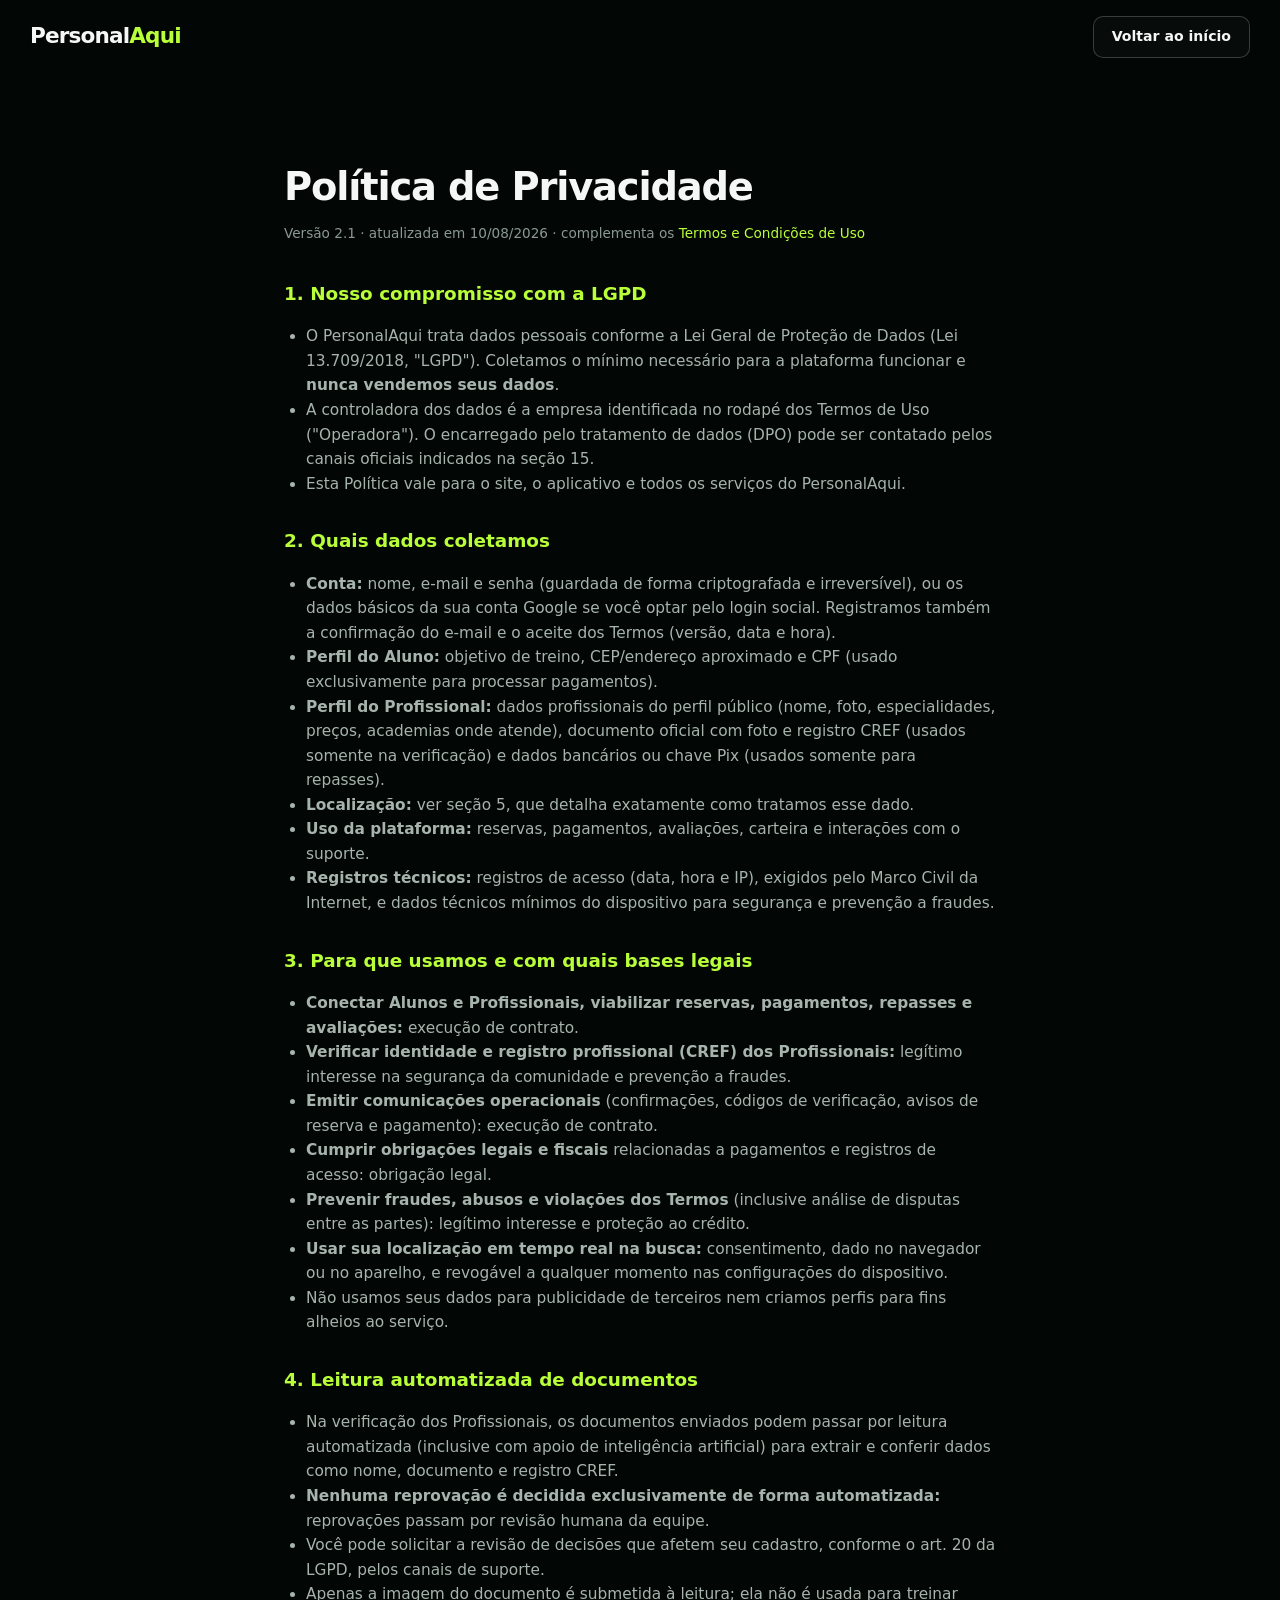
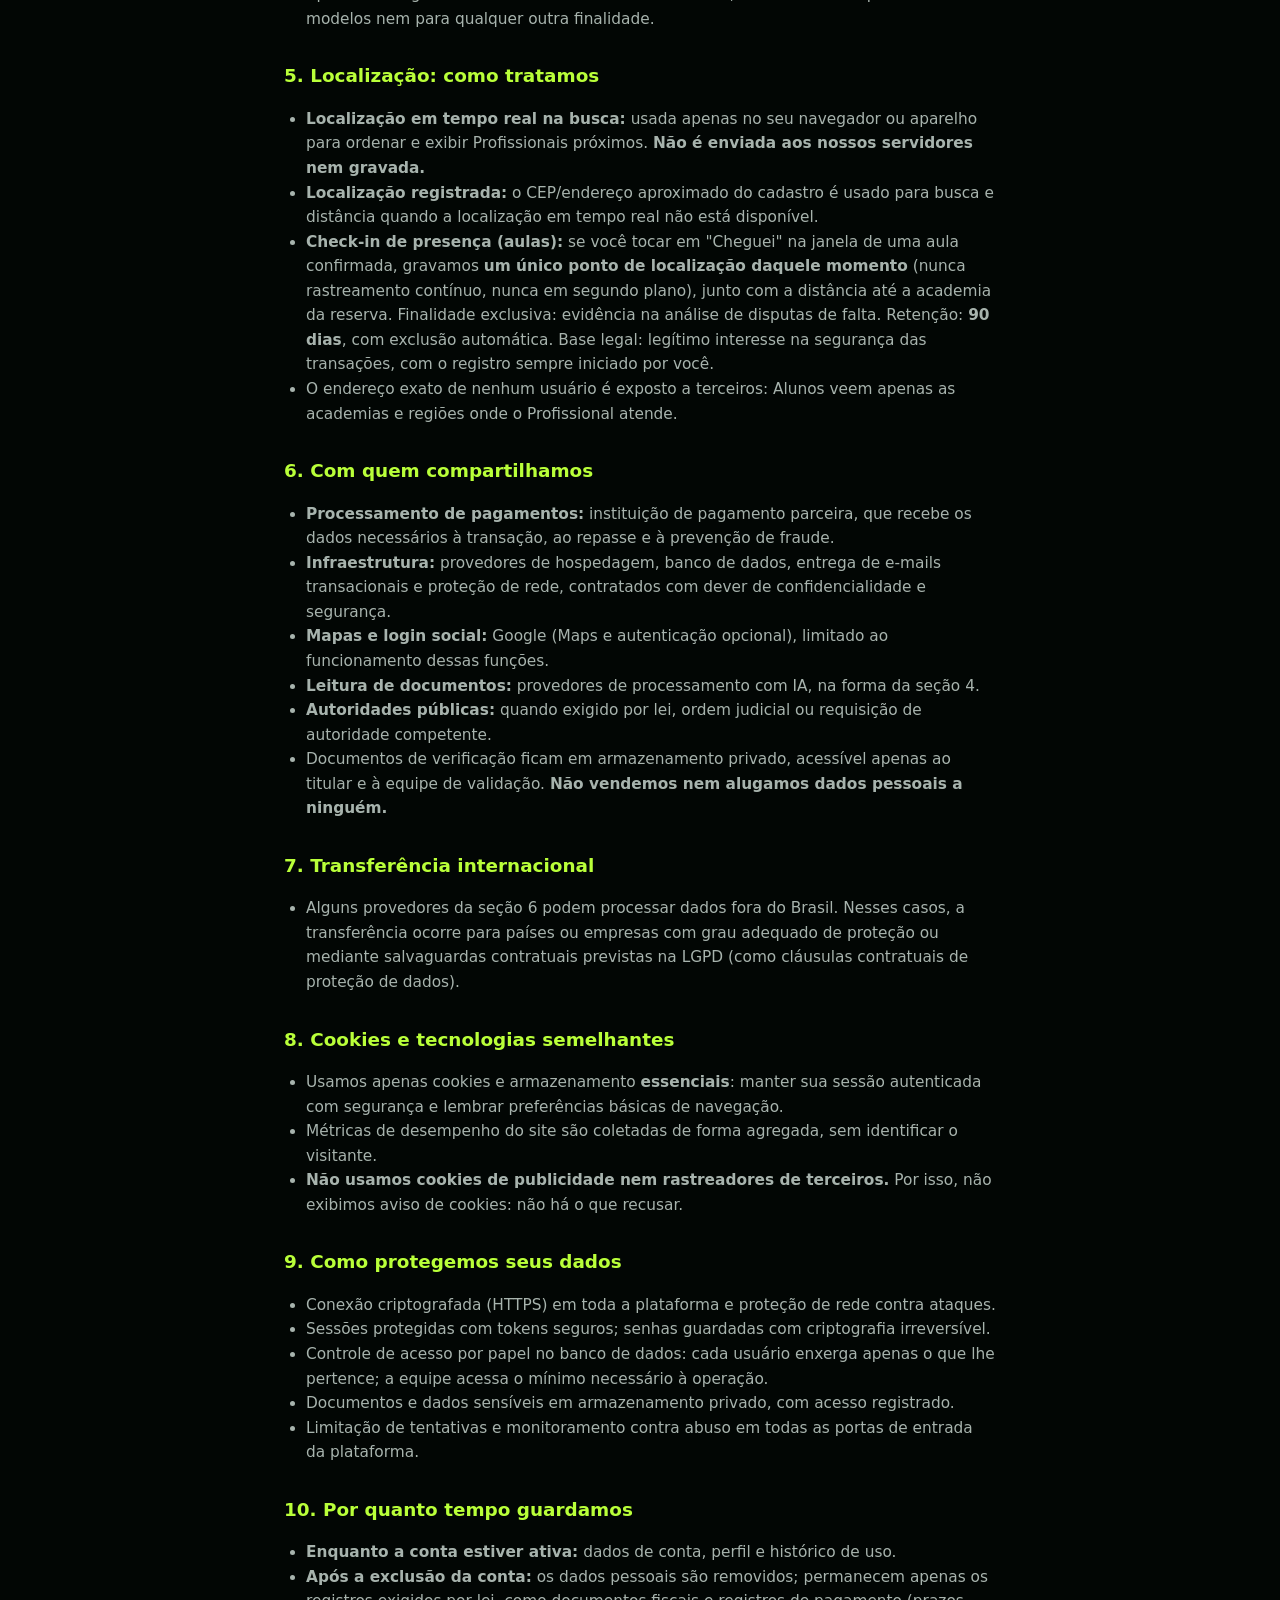
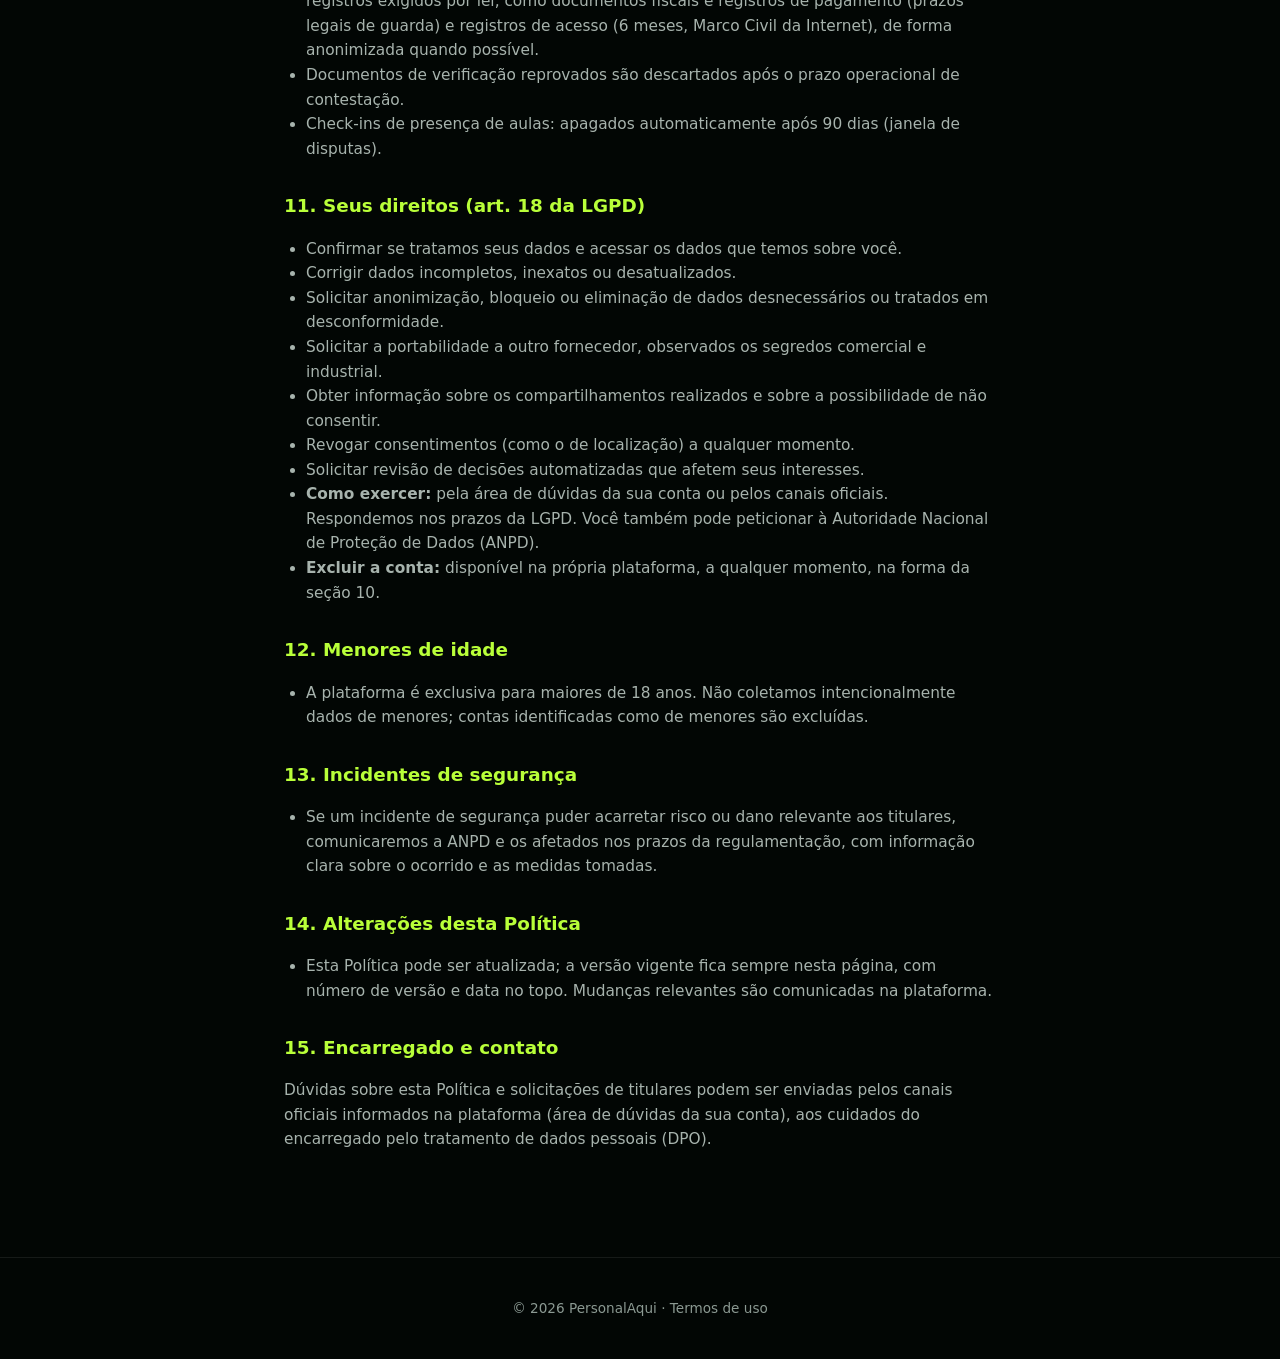
<file: privacidade.html>
<!DOCTYPE html>
<html lang="pt-BR">
<head>
  <meta charset="UTF-8" />
  <meta name="viewport" content="width=device-width, initial-scale=1.0" />
  <title>Política de Privacidade | PersonalAqui</title>
  <meta name="description" content="Como o PersonalAqui trata seus dados pessoais, conforme a LGPD: coleta, bases legais, compartilhamento, retenção e seus direitos." />
  <meta name="robots" content="noindex" />
  <link rel="icon" type="image/png" href="imagens/logo.png" />
  <link rel="stylesheet" href="tokens.css" />
  <link rel="stylesheet" href="styles.css" />
</head>
<body>
  <header class="site-header">
    <div class="container header-inner">
      <a class="brand" href="/"><span class="brand-nome">Personal<strong>Aqui</strong></span></a>
      <span></span>
      <div class="header-actions"><a class="btn btn-outline btn-sm" href="/">Voltar ao início</a></div>
    </div>
  </header>

  <main class="pagina-legal">
    <h1>Política de Privacidade</h1>
    <span class="atualizacao">Versão 2.1 · atualizada em 10/08/2026 · complementa os <a href="termos.html">Termos e Condições de Uso</a></span>

    <h2 id="lgpd">1. Nosso compromisso com a LGPD</h2>
    <ul>
      <li>O PersonalAqui trata dados pessoais conforme a Lei Geral de Proteção de Dados (Lei 13.709/2018, "LGPD"). Coletamos o mínimo necessário para a plataforma funcionar e <strong>nunca vendemos seus dados</strong>.</li>
      <li>A controladora dos dados é a empresa identificada no rodapé dos Termos de Uso ("Operadora"). O encarregado pelo tratamento de dados (DPO) pode ser contatado pelos canais oficiais indicados na seção 15.</li>
      <li>Esta Política vale para o site, o aplicativo e todos os serviços do PersonalAqui.</li>
    </ul>

    <h2>2. Quais dados coletamos</h2>
    <ul>
      <li><strong>Conta:</strong> nome, e-mail e senha (guardada de forma criptografada e irreversível), ou os dados básicos da sua conta Google se você optar pelo login social. Registramos também a confirmação do e-mail e o aceite dos Termos (versão, data e hora).</li>
      <li><strong>Perfil do Aluno:</strong> objetivo de treino, CEP/endereço aproximado e CPF (usado exclusivamente para processar pagamentos).</li>
      <li><strong>Perfil do Profissional:</strong> dados profissionais do perfil público (nome, foto, especialidades, preços, academias onde atende), documento oficial com foto e registro CREF (usados somente na verificação) e dados bancários ou chave Pix (usados somente para repasses).</li>
      <li><strong>Localização:</strong> ver seção 5, que detalha exatamente como tratamos esse dado.</li>
      <li><strong>Uso da plataforma:</strong> reservas, pagamentos, avaliações, carteira e interações com o suporte.</li>
      <li><strong>Registros técnicos:</strong> registros de acesso (data, hora e IP), exigidos pelo Marco Civil da Internet, e dados técnicos mínimos do dispositivo para segurança e prevenção a fraudes.</li>
    </ul>

    <h2>3. Para que usamos e com quais bases legais</h2>
    <ul>
      <li><strong>Conectar Alunos e Profissionais, viabilizar reservas, pagamentos, repasses e avaliações:</strong> execução de contrato.</li>
      <li><strong>Verificar identidade e registro profissional (CREF) dos Profissionais:</strong> legítimo interesse na segurança da comunidade e prevenção a fraudes.</li>
      <li><strong>Emitir comunicações operacionais</strong> (confirmações, códigos de verificação, avisos de reserva e pagamento): execução de contrato.</li>
      <li><strong>Cumprir obrigações legais e fiscais</strong> relacionadas a pagamentos e registros de acesso: obrigação legal.</li>
      <li><strong>Prevenir fraudes, abusos e violações dos Termos</strong> (inclusive análise de disputas entre as partes): legítimo interesse e proteção ao crédito.</li>
      <li><strong>Usar sua localização em tempo real na busca:</strong> consentimento, dado no navegador ou no aparelho, e revogável a qualquer momento nas configurações do dispositivo.</li>
      <li>Não usamos seus dados para publicidade de terceiros nem criamos perfis para fins alheios ao serviço.</li>
    </ul>

    <h2>4. Leitura automatizada de documentos</h2>
    <ul>
      <li>Na verificação dos Profissionais, os documentos enviados podem passar por leitura automatizada (inclusive com apoio de inteligência artificial) para extrair e conferir dados como nome, documento e registro CREF.</li>
      <li><strong>Nenhuma reprovação é decidida exclusivamente de forma automatizada:</strong> reprovações passam por revisão humana da equipe.</li>
      <li>Você pode solicitar a revisão de decisões que afetem seu cadastro, conforme o art. 20 da LGPD, pelos canais de suporte.</li>
      <li>Apenas a imagem do documento é submetida à leitura; ela não é usada para treinar modelos nem para qualquer outra finalidade.</li>
    </ul>

    <h2>5. Localização: como tratamos</h2>
    <ul>
      <li><strong>Localização em tempo real na busca:</strong> usada apenas no seu navegador ou aparelho para ordenar e exibir Profissionais próximos. <strong>Não é enviada aos nossos servidores nem gravada.</strong></li>
      <li><strong>Localização registrada:</strong> o CEP/endereço aproximado do cadastro é usado para busca e distância quando a localização em tempo real não está disponível.</li>
      <li><strong>Check-in de presença (aulas):</strong> se você tocar em "Cheguei" na janela de uma aula confirmada, gravamos <strong>um único ponto de localização daquele momento</strong> (nunca rastreamento contínuo, nunca em segundo plano), junto com a distância até a academia da reserva. Finalidade exclusiva: evidência na análise de disputas de falta. Retenção: <strong>90 dias</strong>, com exclusão automática. Base legal: legítimo interesse na segurança das transações, com o registro sempre iniciado por você.</li>
      <li>O endereço exato de nenhum usuário é exposto a terceiros: Alunos veem apenas as academias e regiões onde o Profissional atende.</li>
    </ul>

    <h2>6. Com quem compartilhamos</h2>
    <ul>
      <li><strong>Processamento de pagamentos:</strong> instituição de pagamento parceira, que recebe os dados necessários à transação, ao repasse e à prevenção de fraude.</li>
      <li><strong>Infraestrutura:</strong> provedores de hospedagem, banco de dados, entrega de e-mails transacionais e proteção de rede, contratados com dever de confidencialidade e segurança.</li>
      <li><strong>Mapas e login social:</strong> Google (Maps e autenticação opcional), limitado ao funcionamento dessas funções.</li>
      <li><strong>Leitura de documentos:</strong> provedores de processamento com IA, na forma da seção 4.</li>
      <li><strong>Autoridades públicas:</strong> quando exigido por lei, ordem judicial ou requisição de autoridade competente.</li>
      <li>Documentos de verificação ficam em armazenamento privado, acessível apenas ao titular e à equipe de validação. <strong>Não vendemos nem alugamos dados pessoais a ninguém.</strong></li>
    </ul>

    <h2>7. Transferência internacional</h2>
    <ul>
      <li>Alguns provedores da seção 6 podem processar dados fora do Brasil. Nesses casos, a transferência ocorre para países ou empresas com grau adequado de proteção ou mediante salvaguardas contratuais previstas na LGPD (como cláusulas contratuais de proteção de dados).</li>
    </ul>

    <h2>8. Cookies e tecnologias semelhantes</h2>
    <ul>
      <li>Usamos apenas cookies e armazenamento <strong>essenciais</strong>: manter sua sessão autenticada com segurança e lembrar preferências básicas de navegação.</li>
      <li>Métricas de desempenho do site são coletadas de forma agregada, sem identificar o visitante.</li>
      <li><strong>Não usamos cookies de publicidade nem rastreadores de terceiros.</strong> Por isso, não exibimos aviso de cookies: não há o que recusar.</li>
    </ul>

    <h2>9. Como protegemos seus dados</h2>
    <ul>
      <li>Conexão criptografada (HTTPS) em toda a plataforma e proteção de rede contra ataques.</li>
      <li>Sessões protegidas com tokens seguros; senhas guardadas com criptografia irreversível.</li>
      <li>Controle de acesso por papel no banco de dados: cada usuário enxerga apenas o que lhe pertence; a equipe acessa o mínimo necessário à operação.</li>
      <li>Documentos e dados sensíveis em armazenamento privado, com acesso registrado.</li>
      <li>Limitação de tentativas e monitoramento contra abuso em todas as portas de entrada da plataforma.</li>
    </ul>

    <h2>10. Por quanto tempo guardamos</h2>
    <ul>
      <li><strong>Enquanto a conta estiver ativa:</strong> dados de conta, perfil e histórico de uso.</li>
      <li><strong>Após a exclusão da conta:</strong> os dados pessoais são removidos; permanecem apenas os registros exigidos por lei, como documentos fiscais e registros de pagamento (prazos legais de guarda) e registros de acesso (6 meses, Marco Civil da Internet), de forma anonimizada quando possível.</li>
      <li>Documentos de verificação reprovados são descartados após o prazo operacional de contestação.</li>
      <li>Check-ins de presença de aulas: apagados automaticamente após 90 dias (janela de disputas).</li>
    </ul>

    <h2>11. Seus direitos (art. 18 da LGPD)</h2>
    <ul>
      <li>Confirmar se tratamos seus dados e acessar os dados que temos sobre você.</li>
      <li>Corrigir dados incompletos, inexatos ou desatualizados.</li>
      <li>Solicitar anonimização, bloqueio ou eliminação de dados desnecessários ou tratados em desconformidade.</li>
      <li>Solicitar a portabilidade a outro fornecedor, observados os segredos comercial e industrial.</li>
      <li>Obter informação sobre os compartilhamentos realizados e sobre a possibilidade de não consentir.</li>
      <li>Revogar consentimentos (como o de localização) a qualquer momento.</li>
      <li>Solicitar revisão de decisões automatizadas que afetem seus interesses.</li>
      <li><strong>Como exercer:</strong> pela área de dúvidas da sua conta ou pelos canais oficiais. Respondemos nos prazos da LGPD. Você também pode peticionar à Autoridade Nacional de Proteção de Dados (ANPD).</li>
      <li><strong>Excluir a conta:</strong> disponível na própria plataforma, a qualquer momento, na forma da seção 10.</li>
    </ul>

    <h2>12. Menores de idade</h2>
    <ul>
      <li>A plataforma é exclusiva para maiores de 18 anos. Não coletamos intencionalmente dados de menores; contas identificadas como de menores são excluídas.</li>
    </ul>

    <h2>13. Incidentes de segurança</h2>
    <ul>
      <li>Se um incidente de segurança puder acarretar risco ou dano relevante aos titulares, comunicaremos a ANPD e os afetados nos prazos da regulamentação, com informação clara sobre o ocorrido e as medidas tomadas.</li>
    </ul>

    <h2>14. Alterações desta Política</h2>
    <ul>
      <li>Esta Política pode ser atualizada; a versão vigente fica sempre nesta página, com número de versão e data no topo. Mudanças relevantes são comunicadas na plataforma.</li>
    </ul>

    <h2>15. Encarregado e contato</h2>
    <p>Dúvidas sobre esta Política e solicitações de titulares podem ser enviadas pelos canais oficiais informados na plataforma (área de dúvidas da sua conta), aos cuidados do encarregado pelo tratamento de dados pessoais (DPO).</p>
  </main>

  <footer class="rodape" style="border-top:1px solid var(--line-neutra); padding:26px 0; text-align:center">
    <p style="color:var(--muted-2); font-size:.85rem">© 2026 PersonalAqui · <a href="termos.html">Termos de uso</a></p>
  </footer>
</body>
</html>
</file>
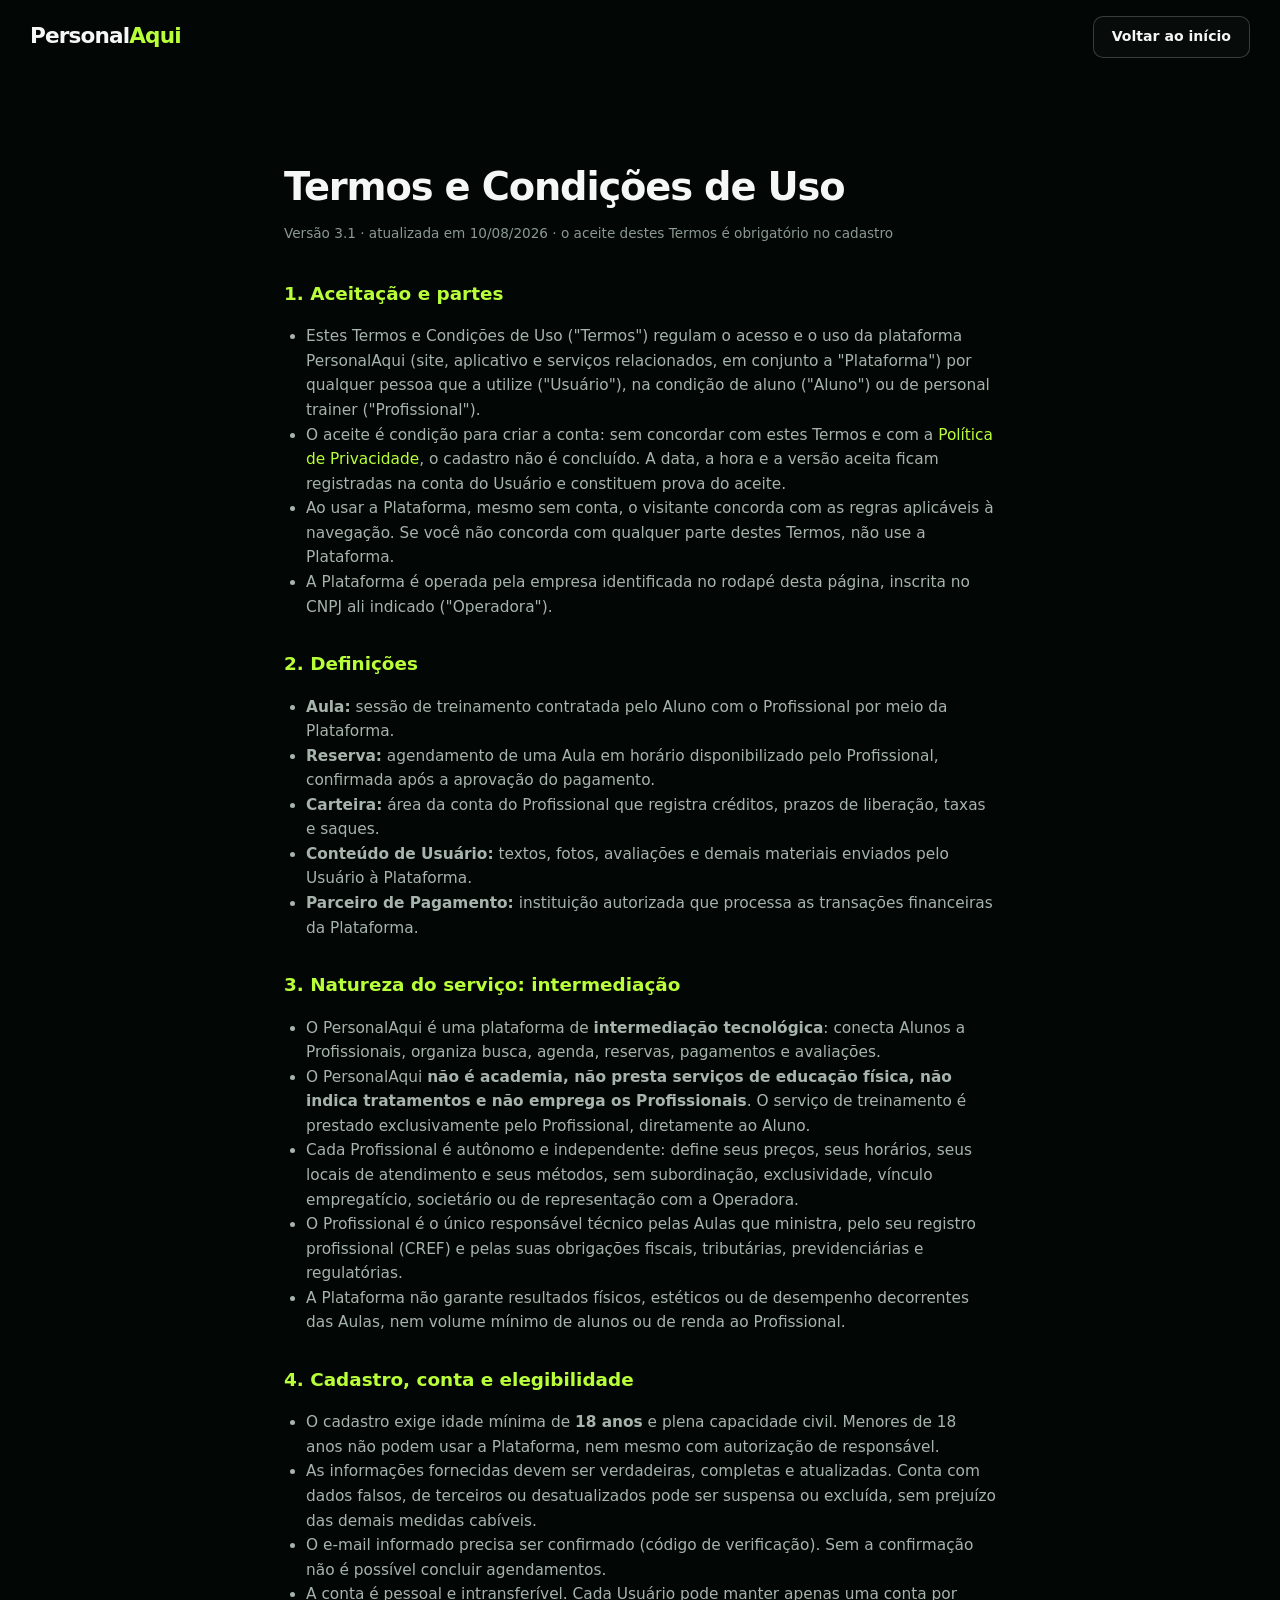
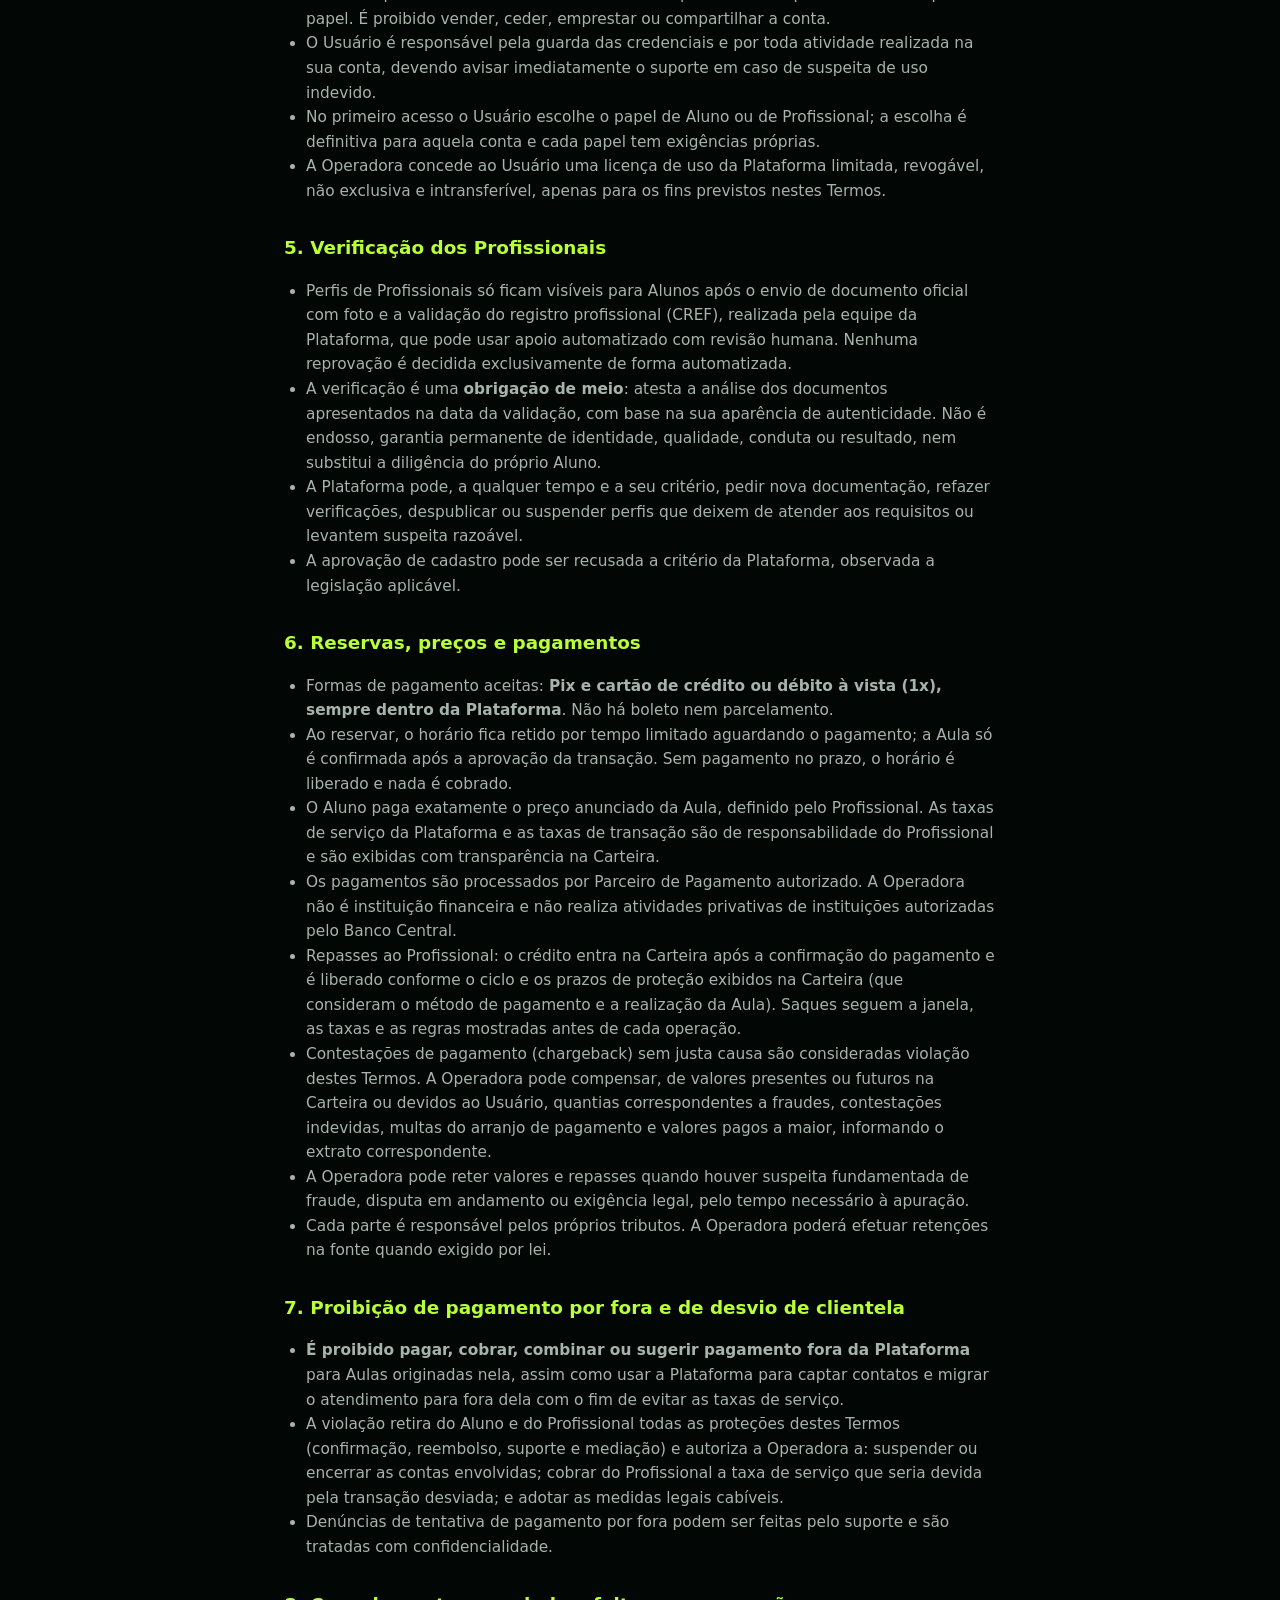
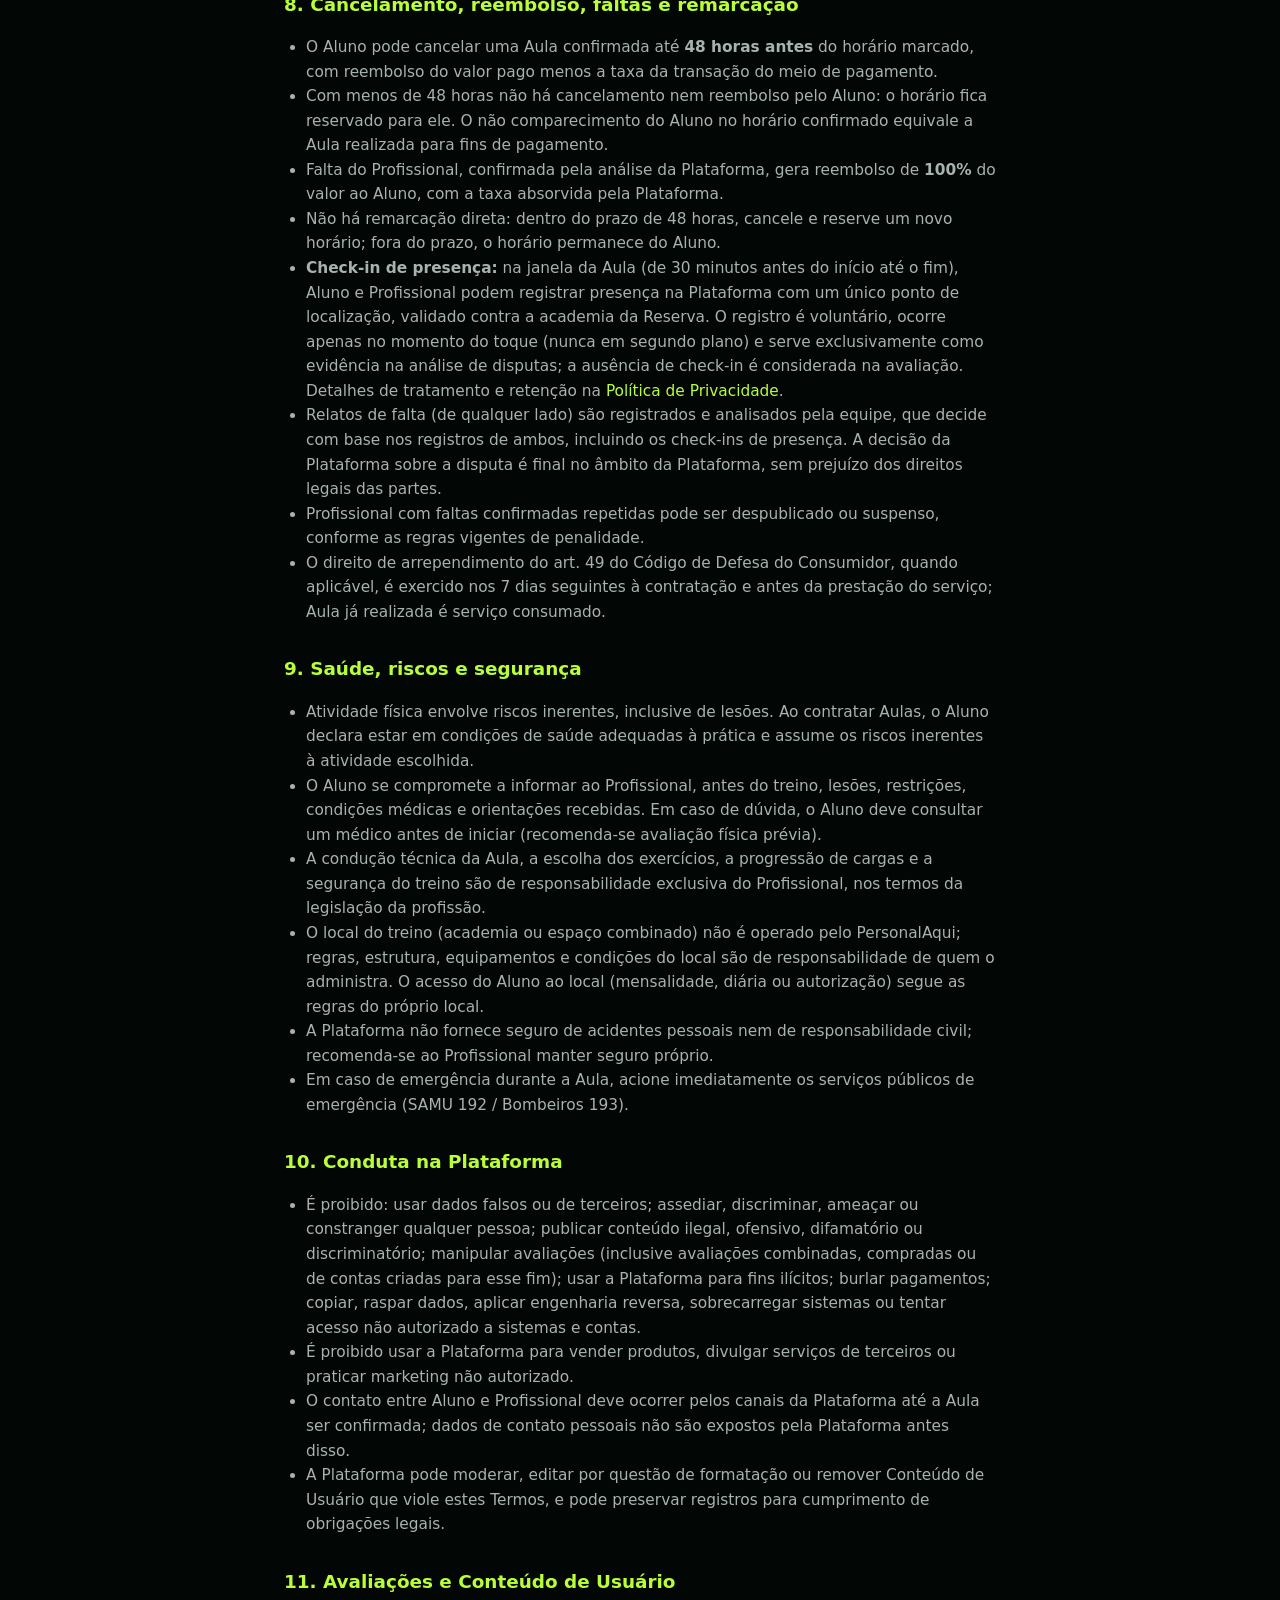
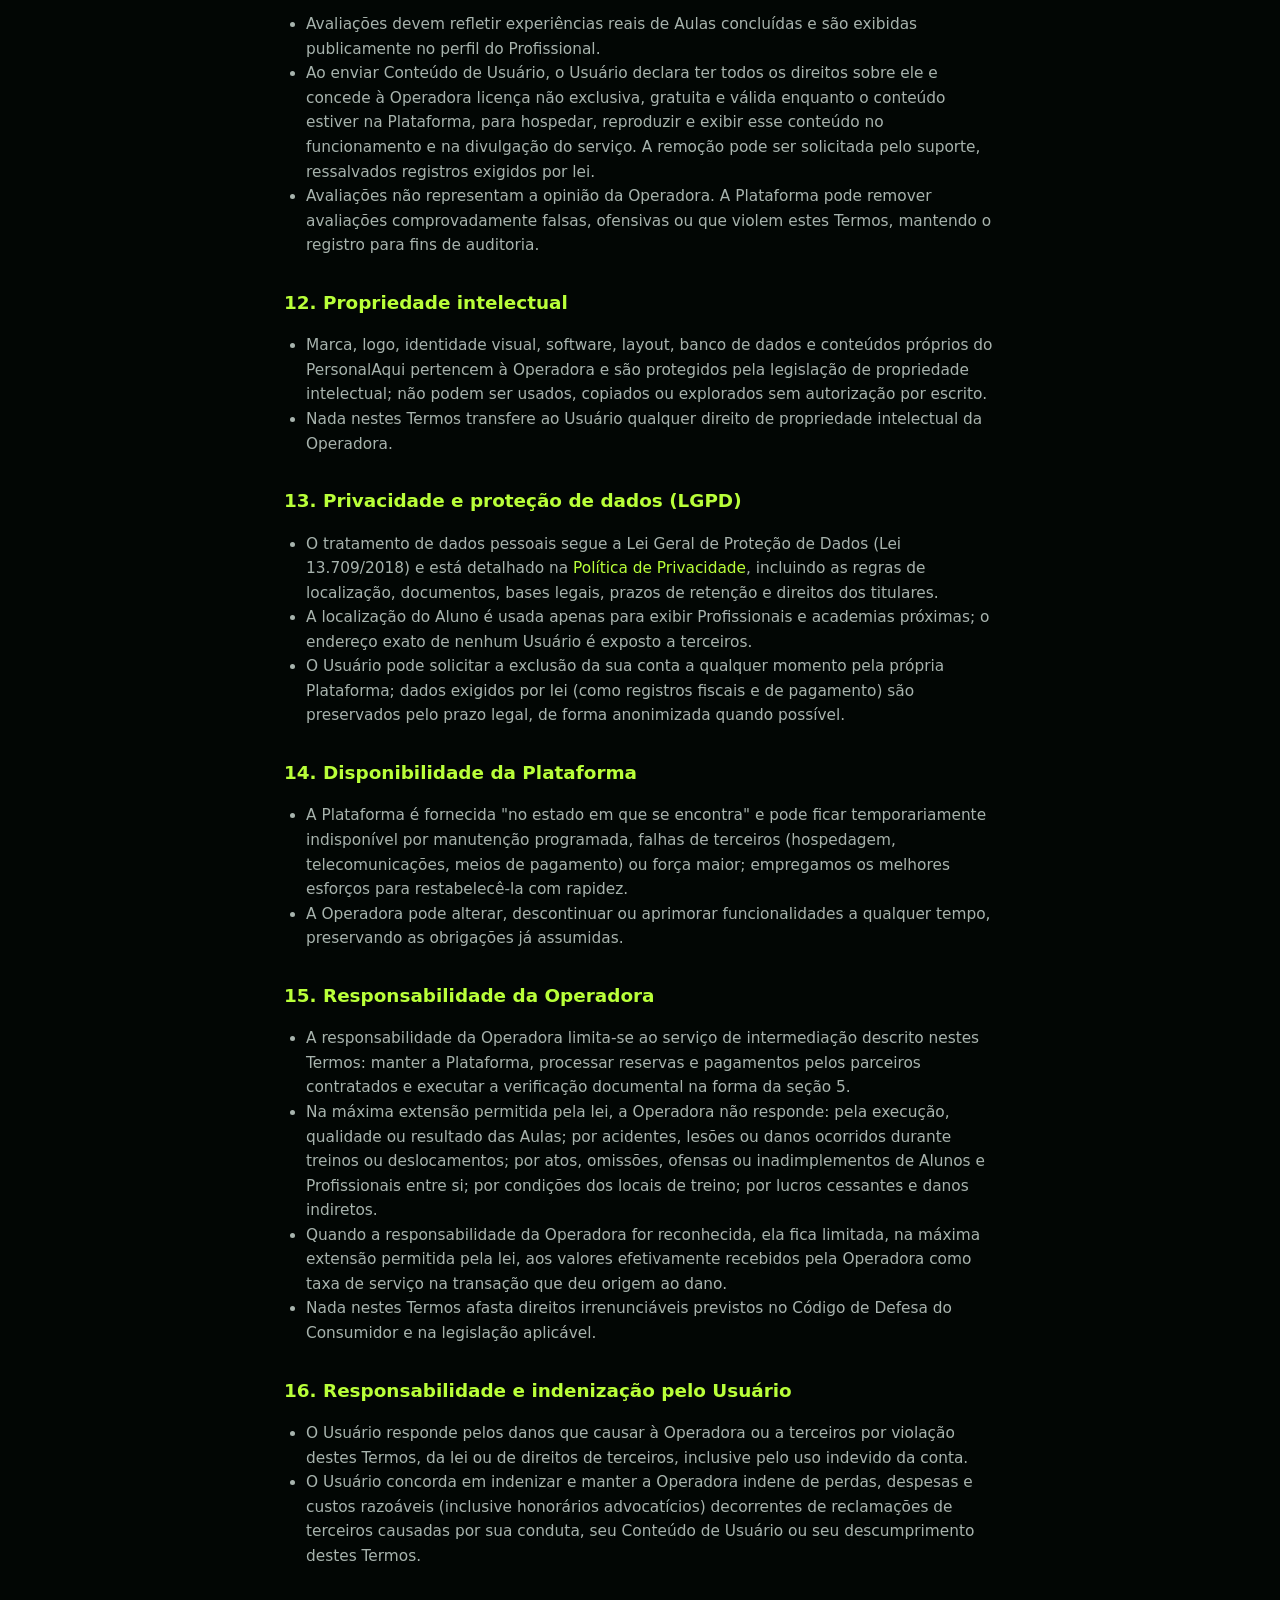
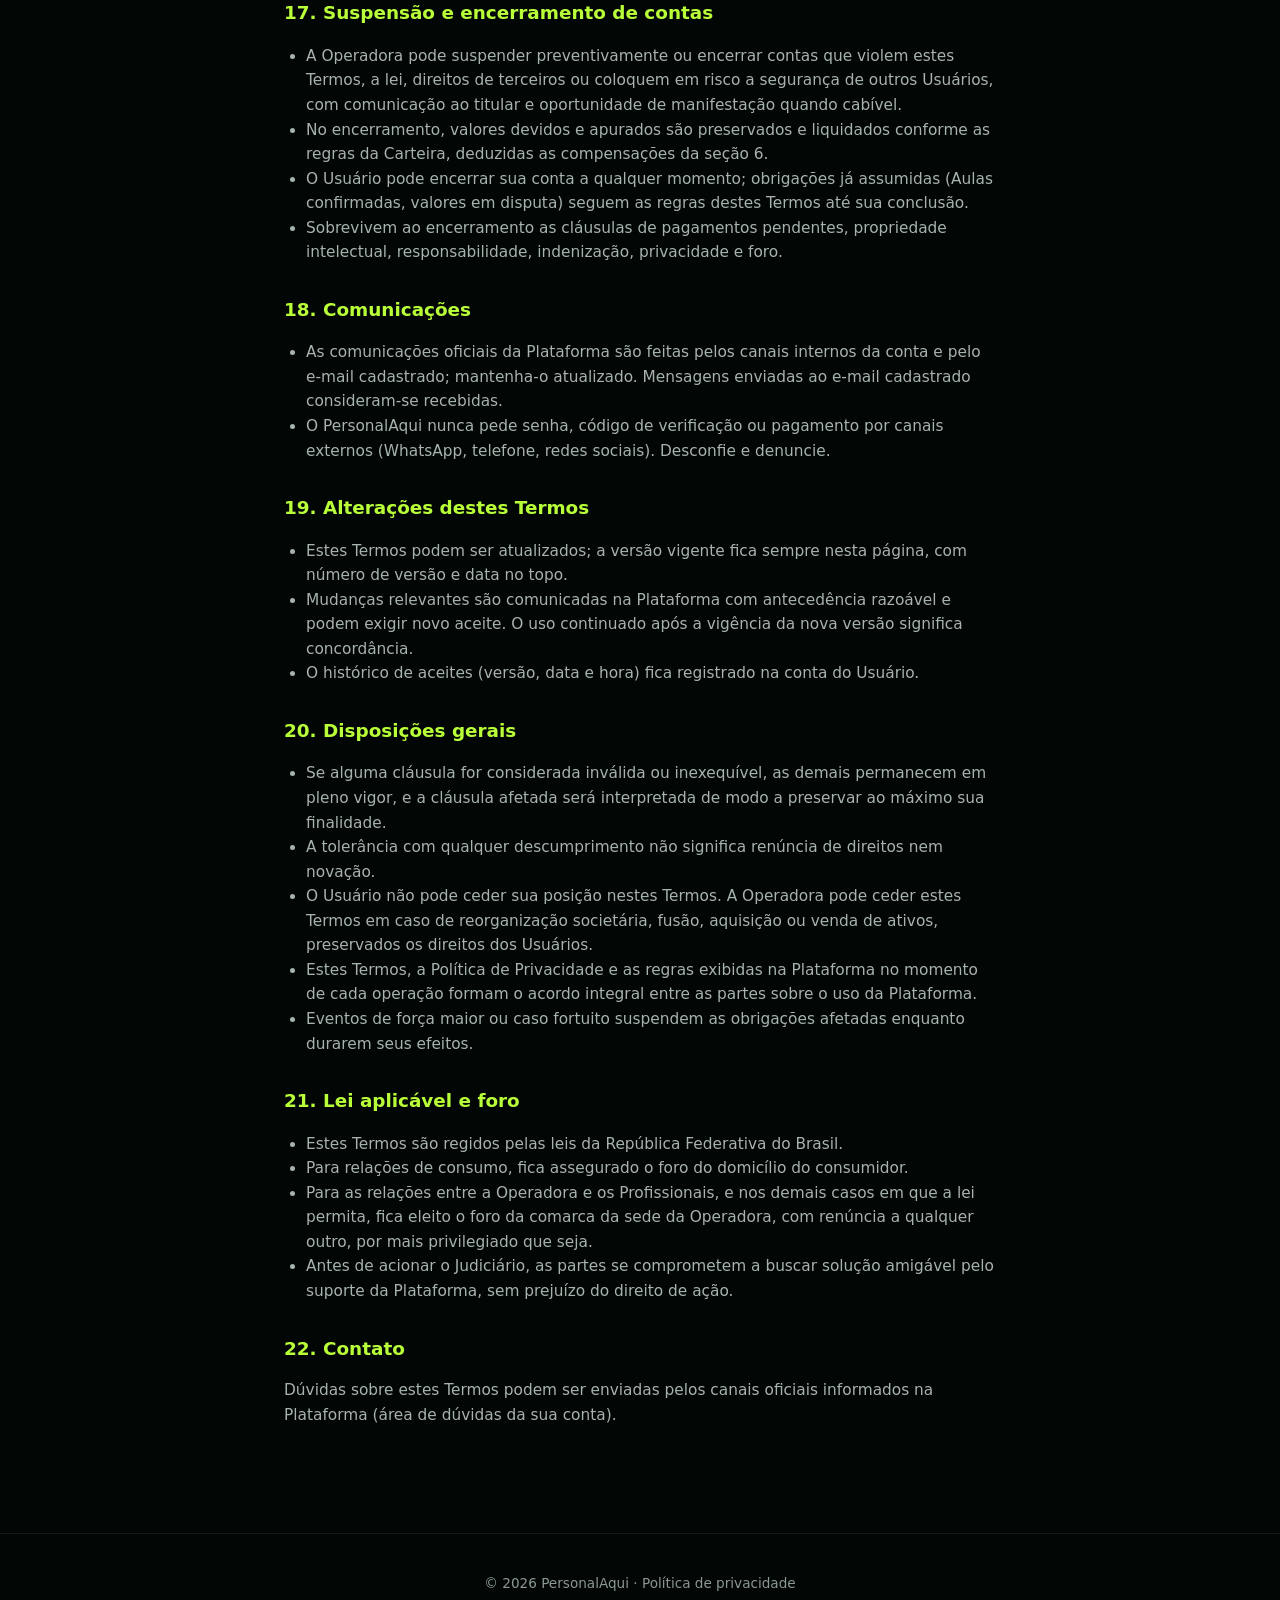
<file: termos.html>
<!DOCTYPE html>
<html lang="pt-BR">
<head>
  <meta charset="UTF-8" />
  <meta name="viewport" content="width=device-width, initial-scale=1.0" />
  <title>Termos de Uso | PersonalAqui</title>
  <meta name="description" content="Termos de uso do PersonalAqui: cadastro, reservas, pagamentos, cancelamento e responsabilidades." />
  <meta name="robots" content="noindex" />
  <link rel="icon" type="image/png" href="imagens/logo.png" />
  <link rel="stylesheet" href="tokens.css" />
  <link rel="stylesheet" href="styles.css" />
</head>
<body>
  <header class="site-header">
    <div class="container header-inner">
      <a class="brand" href="/"><span class="brand-nome">Personal<strong>Aqui</strong></span></a>
      <span></span>
      <div class="header-actions"><a class="btn btn-outline btn-sm" href="/">Voltar ao início</a></div>
    </div>
  </header>

  <main class="pagina-legal">
    <h1>Termos e Condições de Uso</h1>
    <span class="atualizacao">Versão 3.1 · atualizada em 10/08/2026 · o aceite destes Termos é obrigatório no cadastro</span>

    <h2>1. Aceitação e partes</h2>
    <ul>
      <li>Estes Termos e Condições de Uso ("Termos") regulam o acesso e o uso da plataforma PersonalAqui (site, aplicativo e serviços relacionados, em conjunto a "Plataforma") por qualquer pessoa que a utilize ("Usuário"), na condição de aluno ("Aluno") ou de personal trainer ("Profissional").</li>
      <li>O aceite é condição para criar a conta: sem concordar com estes Termos e com a <a href="privacidade.html">Política de Privacidade</a>, o cadastro não é concluído. A data, a hora e a versão aceita ficam registradas na conta do Usuário e constituem prova do aceite.</li>
      <li>Ao usar a Plataforma, mesmo sem conta, o visitante concorda com as regras aplicáveis à navegação. Se você não concorda com qualquer parte destes Termos, não use a Plataforma.</li>
      <li>A Plataforma é operada pela empresa identificada no rodapé desta página, inscrita no CNPJ ali indicado ("Operadora").</li>
    </ul>

    <h2>2. Definições</h2>
    <ul>
      <li><strong>Aula:</strong> sessão de treinamento contratada pelo Aluno com o Profissional por meio da Plataforma.</li>
      <li><strong>Reserva:</strong> agendamento de uma Aula em horário disponibilizado pelo Profissional, confirmada após a aprovação do pagamento.</li>
      <li><strong>Carteira:</strong> área da conta do Profissional que registra créditos, prazos de liberação, taxas e saques.</li>
      <li><strong>Conteúdo de Usuário:</strong> textos, fotos, avaliações e demais materiais enviados pelo Usuário à Plataforma.</li>
      <li><strong>Parceiro de Pagamento:</strong> instituição autorizada que processa as transações financeiras da Plataforma.</li>
    </ul>

    <h2>3. Natureza do serviço: intermediação</h2>
    <ul>
      <li>O PersonalAqui é uma plataforma de <strong>intermediação tecnológica</strong>: conecta Alunos a Profissionais, organiza busca, agenda, reservas, pagamentos e avaliações.</li>
      <li>O PersonalAqui <strong>não é academia, não presta serviços de educação física, não indica tratamentos e não emprega os Profissionais</strong>. O serviço de treinamento é prestado exclusivamente pelo Profissional, diretamente ao Aluno.</li>
      <li>Cada Profissional é autônomo e independente: define seus preços, seus horários, seus locais de atendimento e seus métodos, sem subordinação, exclusividade, vínculo empregatício, societário ou de representação com a Operadora.</li>
      <li>O Profissional é o único responsável técnico pelas Aulas que ministra, pelo seu registro profissional (CREF) e pelas suas obrigações fiscais, tributárias, previdenciárias e regulatórias.</li>
      <li>A Plataforma não garante resultados físicos, estéticos ou de desempenho decorrentes das Aulas, nem volume mínimo de alunos ou de renda ao Profissional.</li>
    </ul>

    <h2>4. Cadastro, conta e elegibilidade</h2>
    <ul>
      <li>O cadastro exige idade mínima de <strong>18 anos</strong> e plena capacidade civil. Menores de 18 anos não podem usar a Plataforma, nem mesmo com autorização de responsável.</li>
      <li>As informações fornecidas devem ser verdadeiras, completas e atualizadas. Conta com dados falsos, de terceiros ou desatualizados pode ser suspensa ou excluída, sem prejuízo das demais medidas cabíveis.</li>
      <li>O e-mail informado precisa ser confirmado (código de verificação). Sem a confirmação não é possível concluir agendamentos.</li>
      <li>A conta é pessoal e intransferível. Cada Usuário pode manter apenas uma conta por papel. É proibido vender, ceder, emprestar ou compartilhar a conta.</li>
      <li>O Usuário é responsável pela guarda das credenciais e por toda atividade realizada na sua conta, devendo avisar imediatamente o suporte em caso de suspeita de uso indevido.</li>
      <li>No primeiro acesso o Usuário escolhe o papel de Aluno ou de Profissional; a escolha é definitiva para aquela conta e cada papel tem exigências próprias.</li>
      <li>A Operadora concede ao Usuário uma licença de uso da Plataforma limitada, revogável, não exclusiva e intransferível, apenas para os fins previstos nestes Termos.</li>
    </ul>

    <h2>5. Verificação dos Profissionais</h2>
    <ul>
      <li>Perfis de Profissionais só ficam visíveis para Alunos após o envio de documento oficial com foto e a validação do registro profissional (CREF), realizada pela equipe da Plataforma, que pode usar apoio automatizado com revisão humana. Nenhuma reprovação é decidida exclusivamente de forma automatizada.</li>
      <li>A verificação é uma <strong>obrigação de meio</strong>: atesta a análise dos documentos apresentados na data da validação, com base na sua aparência de autenticidade. Não é endosso, garantia permanente de identidade, qualidade, conduta ou resultado, nem substitui a diligência do próprio Aluno.</li>
      <li>A Plataforma pode, a qualquer tempo e a seu critério, pedir nova documentação, refazer verificações, despublicar ou suspender perfis que deixem de atender aos requisitos ou levantem suspeita razoável.</li>
      <li>A aprovação de cadastro pode ser recusada a critério da Plataforma, observada a legislação aplicável.</li>
    </ul>

    <h2 id="pagamentos">6. Reservas, preços e pagamentos</h2>
    <ul>
      <li>Formas de pagamento aceitas: <strong>Pix e cartão de crédito ou débito à vista (1x), sempre dentro da Plataforma</strong>. Não há boleto nem parcelamento.</li>
      <li>Ao reservar, o horário fica retido por tempo limitado aguardando o pagamento; a Aula só é confirmada após a aprovação da transação. Sem pagamento no prazo, o horário é liberado e nada é cobrado.</li>
      <li>O Aluno paga exatamente o preço anunciado da Aula, definido pelo Profissional. As taxas de serviço da Plataforma e as taxas de transação são de responsabilidade do Profissional e são exibidas com transparência na Carteira.</li>
      <li>Os pagamentos são processados por Parceiro de Pagamento autorizado. A Operadora não é instituição financeira e não realiza atividades privativas de instituições autorizadas pelo Banco Central.</li>
      <li>Repasses ao Profissional: o crédito entra na Carteira após a confirmação do pagamento e é liberado conforme o ciclo e os prazos de proteção exibidos na Carteira (que consideram o método de pagamento e a realização da Aula). Saques seguem a janela, as taxas e as regras mostradas antes de cada operação.</li>
      <li>Contestações de pagamento (chargeback) sem justa causa são consideradas violação destes Termos. A Operadora pode compensar, de valores presentes ou futuros na Carteira ou devidos ao Usuário, quantias correspondentes a fraudes, contestações indevidas, multas do arranjo de pagamento e valores pagos a maior, informando o extrato correspondente.</li>
      <li>A Operadora pode reter valores e repasses quando houver suspeita fundamentada de fraude, disputa em andamento ou exigência legal, pelo tempo necessário à apuração.</li>
      <li>Cada parte é responsável pelos próprios tributos. A Operadora poderá efetuar retenções na fonte quando exigido por lei.</li>
    </ul>

    <h2>7. Proibição de pagamento por fora e de desvio de clientela</h2>
    <ul>
      <li><strong>É proibido pagar, cobrar, combinar ou sugerir pagamento fora da Plataforma</strong> para Aulas originadas nela, assim como usar a Plataforma para captar contatos e migrar o atendimento para fora dela com o fim de evitar as taxas de serviço.</li>
      <li>A violação retira do Aluno e do Profissional todas as proteções destes Termos (confirmação, reembolso, suporte e mediação) e autoriza a Operadora a: suspender ou encerrar as contas envolvidas; cobrar do Profissional a taxa de serviço que seria devida pela transação desviada; e adotar as medidas legais cabíveis.</li>
      <li>Denúncias de tentativa de pagamento por fora podem ser feitas pelo suporte e são tratadas com confidencialidade.</li>
    </ul>

    <h2 id="cancelamento">8. Cancelamento, reembolso, faltas e remarcação</h2>
    <ul>
      <li>O Aluno pode cancelar uma Aula confirmada até <strong>48 horas antes</strong> do horário marcado, com reembolso do valor pago menos a taxa da transação do meio de pagamento.</li>
      <li>Com menos de 48 horas não há cancelamento nem reembolso pelo Aluno: o horário fica reservado para ele. O não comparecimento do Aluno no horário confirmado equivale a Aula realizada para fins de pagamento.</li>
      <li>Falta do Profissional, confirmada pela análise da Plataforma, gera reembolso de <strong>100%</strong> do valor ao Aluno, com a taxa absorvida pela Plataforma.</li>
      <li>Não há remarcação direta: dentro do prazo de 48 horas, cancele e reserve um novo horário; fora do prazo, o horário permanece do Aluno.</li>
      <li><strong>Check-in de presença:</strong> na janela da Aula (de 30 minutos antes do início até o fim), Aluno e Profissional podem registrar presença na Plataforma com um único ponto de localização, validado contra a academia da Reserva. O registro é voluntário, ocorre apenas no momento do toque (nunca em segundo plano) e serve exclusivamente como evidência na análise de disputas; a ausência de check-in é considerada na avaliação. Detalhes de tratamento e retenção na <a href="privacidade.html">Política de Privacidade</a>.</li>
      <li>Relatos de falta (de qualquer lado) são registrados e analisados pela equipe, que decide com base nos registros de ambos, incluindo os check-ins de presença. A decisão da Plataforma sobre a disputa é final no âmbito da Plataforma, sem prejuízo dos direitos legais das partes.</li>
      <li>Profissional com faltas confirmadas repetidas pode ser despublicado ou suspenso, conforme as regras vigentes de penalidade.</li>
      <li>O direito de arrependimento do art. 49 do Código de Defesa do Consumidor, quando aplicável, é exercido nos 7 dias seguintes à contratação e antes da prestação do serviço; Aula já realizada é serviço consumado.</li>
    </ul>

    <h2>9. Saúde, riscos e segurança</h2>
    <ul>
      <li>Atividade física envolve riscos inerentes, inclusive de lesões. Ao contratar Aulas, o Aluno declara estar em condições de saúde adequadas à prática e assume os riscos inerentes à atividade escolhida.</li>
      <li>O Aluno se compromete a informar ao Profissional, antes do treino, lesões, restrições, condições médicas e orientações recebidas. Em caso de dúvida, o Aluno deve consultar um médico antes de iniciar (recomenda-se avaliação física prévia).</li>
      <li>A condução técnica da Aula, a escolha dos exercícios, a progressão de cargas e a segurança do treino são de responsabilidade exclusiva do Profissional, nos termos da legislação da profissão.</li>
      <li>O local do treino (academia ou espaço combinado) não é operado pelo PersonalAqui; regras, estrutura, equipamentos e condições do local são de responsabilidade de quem o administra. O acesso do Aluno ao local (mensalidade, diária ou autorização) segue as regras do próprio local.</li>
      <li>A Plataforma não fornece seguro de acidentes pessoais nem de responsabilidade civil; recomenda-se ao Profissional manter seguro próprio.</li>
      <li>Em caso de emergência durante a Aula, acione imediatamente os serviços públicos de emergência (SAMU 192 / Bombeiros 193).</li>
    </ul>

    <h2>10. Conduta na Plataforma</h2>
    <ul>
      <li>É proibido: usar dados falsos ou de terceiros; assediar, discriminar, ameaçar ou constranger qualquer pessoa; publicar conteúdo ilegal, ofensivo, difamatório ou discriminatório; manipular avaliações (inclusive avaliações combinadas, compradas ou de contas criadas para esse fim); usar a Plataforma para fins ilícitos; burlar pagamentos; copiar, raspar dados, aplicar engenharia reversa, sobrecarregar sistemas ou tentar acesso não autorizado a sistemas e contas.</li>
      <li>É proibido usar a Plataforma para vender produtos, divulgar serviços de terceiros ou praticar marketing não autorizado.</li>
      <li>O contato entre Aluno e Profissional deve ocorrer pelos canais da Plataforma até a Aula ser confirmada; dados de contato pessoais não são expostos pela Plataforma antes disso.</li>
      <li>A Plataforma pode moderar, editar por questão de formatação ou remover Conteúdo de Usuário que viole estes Termos, e pode preservar registros para cumprimento de obrigações legais.</li>
    </ul>

    <h2>11. Avaliações e Conteúdo de Usuário</h2>
    <ul>
      <li>Avaliações devem refletir experiências reais de Aulas concluídas e são exibidas publicamente no perfil do Profissional.</li>
      <li>Ao enviar Conteúdo de Usuário, o Usuário declara ter todos os direitos sobre ele e concede à Operadora licença não exclusiva, gratuita e válida enquanto o conteúdo estiver na Plataforma, para hospedar, reproduzir e exibir esse conteúdo no funcionamento e na divulgação do serviço. A remoção pode ser solicitada pelo suporte, ressalvados registros exigidos por lei.</li>
      <li>Avaliações não representam a opinião da Operadora. A Plataforma pode remover avaliações comprovadamente falsas, ofensivas ou que violem estes Termos, mantendo o registro para fins de auditoria.</li>
    </ul>

    <h2>12. Propriedade intelectual</h2>
    <ul>
      <li>Marca, logo, identidade visual, software, layout, banco de dados e conteúdos próprios do PersonalAqui pertencem à Operadora e são protegidos pela legislação de propriedade intelectual; não podem ser usados, copiados ou explorados sem autorização por escrito.</li>
      <li>Nada nestes Termos transfere ao Usuário qualquer direito de propriedade intelectual da Operadora.</li>
    </ul>

    <h2>13. Privacidade e proteção de dados (LGPD)</h2>
    <ul>
      <li>O tratamento de dados pessoais segue a Lei Geral de Proteção de Dados (Lei 13.709/2018) e está detalhado na <a href="privacidade.html">Política de Privacidade</a>, incluindo as regras de localização, documentos, bases legais, prazos de retenção e direitos dos titulares.</li>
      <li>A localização do Aluno é usada apenas para exibir Profissionais e academias próximas; o endereço exato de nenhum Usuário é exposto a terceiros.</li>
      <li>O Usuário pode solicitar a exclusão da sua conta a qualquer momento pela própria Plataforma; dados exigidos por lei (como registros fiscais e de pagamento) são preservados pelo prazo legal, de forma anonimizada quando possível.</li>
    </ul>

    <h2>14. Disponibilidade da Plataforma</h2>
    <ul>
      <li>A Plataforma é fornecida "no estado em que se encontra" e pode ficar temporariamente indisponível por manutenção programada, falhas de terceiros (hospedagem, telecomunicações, meios de pagamento) ou força maior; empregamos os melhores esforços para restabelecê-la com rapidez.</li>
      <li>A Operadora pode alterar, descontinuar ou aprimorar funcionalidades a qualquer tempo, preservando as obrigações já assumidas.</li>
    </ul>

    <h2>15. Responsabilidade da Operadora</h2>
    <ul>
      <li>A responsabilidade da Operadora limita-se ao serviço de intermediação descrito nestes Termos: manter a Plataforma, processar reservas e pagamentos pelos parceiros contratados e executar a verificação documental na forma da seção 5.</li>
      <li>Na máxima extensão permitida pela lei, a Operadora não responde: pela execução, qualidade ou resultado das Aulas; por acidentes, lesões ou danos ocorridos durante treinos ou deslocamentos; por atos, omissões, ofensas ou inadimplementos de Alunos e Profissionais entre si; por condições dos locais de treino; por lucros cessantes e danos indiretos.</li>
      <li>Quando a responsabilidade da Operadora for reconhecida, ela fica limitada, na máxima extensão permitida pela lei, aos valores efetivamente recebidos pela Operadora como taxa de serviço na transação que deu origem ao dano.</li>
      <li>Nada nestes Termos afasta direitos irrenunciáveis previstos no Código de Defesa do Consumidor e na legislação aplicável.</li>
    </ul>

    <h2>16. Responsabilidade e indenização pelo Usuário</h2>
    <ul>
      <li>O Usuário responde pelos danos que causar à Operadora ou a terceiros por violação destes Termos, da lei ou de direitos de terceiros, inclusive pelo uso indevido da conta.</li>
      <li>O Usuário concorda em indenizar e manter a Operadora indene de perdas, despesas e custos razoáveis (inclusive honorários advocatícios) decorrentes de reclamações de terceiros causadas por sua conduta, seu Conteúdo de Usuário ou seu descumprimento destes Termos.</li>
    </ul>

    <h2>17. Suspensão e encerramento de contas</h2>
    <ul>
      <li>A Operadora pode suspender preventivamente ou encerrar contas que violem estes Termos, a lei, direitos de terceiros ou coloquem em risco a segurança de outros Usuários, com comunicação ao titular e oportunidade de manifestação quando cabível.</li>
      <li>No encerramento, valores devidos e apurados são preservados e liquidados conforme as regras da Carteira, deduzidas as compensações da seção 6.</li>
      <li>O Usuário pode encerrar sua conta a qualquer momento; obrigações já assumidas (Aulas confirmadas, valores em disputa) seguem as regras destes Termos até sua conclusão.</li>
      <li>Sobrevivem ao encerramento as cláusulas de pagamentos pendentes, propriedade intelectual, responsabilidade, indenização, privacidade e foro.</li>
    </ul>

    <h2>18. Comunicações</h2>
    <ul>
      <li>As comunicações oficiais da Plataforma são feitas pelos canais internos da conta e pelo e-mail cadastrado; mantenha-o atualizado. Mensagens enviadas ao e-mail cadastrado consideram-se recebidas.</li>
      <li>O PersonalAqui nunca pede senha, código de verificação ou pagamento por canais externos (WhatsApp, telefone, redes sociais). Desconfie e denuncie.</li>
    </ul>

    <h2>19. Alterações destes Termos</h2>
    <ul>
      <li>Estes Termos podem ser atualizados; a versão vigente fica sempre nesta página, com número de versão e data no topo.</li>
      <li>Mudanças relevantes são comunicadas na Plataforma com antecedência razoável e podem exigir novo aceite. O uso continuado após a vigência da nova versão significa concordância.</li>
      <li>O histórico de aceites (versão, data e hora) fica registrado na conta do Usuário.</li>
    </ul>

    <h2>20. Disposições gerais</h2>
    <ul>
      <li>Se alguma cláusula for considerada inválida ou inexequível, as demais permanecem em pleno vigor, e a cláusula afetada será interpretada de modo a preservar ao máximo sua finalidade.</li>
      <li>A tolerância com qualquer descumprimento não significa renúncia de direitos nem novação.</li>
      <li>O Usuário não pode ceder sua posição nestes Termos. A Operadora pode ceder estes Termos em caso de reorganização societária, fusão, aquisição ou venda de ativos, preservados os direitos dos Usuários.</li>
      <li>Estes Termos, a Política de Privacidade e as regras exibidas na Plataforma no momento de cada operação formam o acordo integral entre as partes sobre o uso da Plataforma.</li>
      <li>Eventos de força maior ou caso fortuito suspendem as obrigações afetadas enquanto durarem seus efeitos.</li>
    </ul>

    <h2>21. Lei aplicável e foro</h2>
    <ul>
      <li>Estes Termos são regidos pelas leis da República Federativa do Brasil.</li>
      <li>Para relações de consumo, fica assegurado o foro do domicílio do consumidor.</li>
      <li>Para as relações entre a Operadora e os Profissionais, e nos demais casos em que a lei permita, fica eleito o foro da comarca da sede da Operadora, com renúncia a qualquer outro, por mais privilegiado que seja.</li>
      <li>Antes de acionar o Judiciário, as partes se comprometem a buscar solução amigável pelo suporte da Plataforma, sem prejuízo do direito de ação.</li>
    </ul>

    <h2>22. Contato</h2>
    <p>Dúvidas sobre estes Termos podem ser enviadas pelos canais oficiais informados na Plataforma (área de dúvidas da sua conta).</p>
  </main>

  <footer class="rodape" style="border-top:1px solid var(--line-neutra); padding:26px 0; text-align:center">
    <p style="color:var(--muted-2); font-size:.85rem">© 2026 PersonalAqui · <a href="privacidade.html">Política de privacidade</a></p>
  </footer>
</body>
</html>
</file>
<file: tokens.css>
/* ============================================================
   TOKENS DE DESIGN DO MEUPERSONAL — fonte única da identidade.
   Usado pela landing (link direto) e pela plataforma web
   (globals.css importa /tokens.css, sincronizado pelo script).
   Mudou identidade? Muda AQUI, nunca nos arquivos de página.
   ============================================================ */
:root {
  /* superfícies */
  --bg: #050b08;
  --bg-deep: #020604;
  --surface: #0a1510;
  --surface-2: #0d1c15;
  --surface-3: #10231a;

  /* bordas */
  --line: rgba(198, 255, 75, 0.12);
  --line-strong: rgba(198, 255, 75, 0.28);
  --line-neutra: rgba(255, 255, 255, 0.08);

  /* texto */
  --text: #f4f7f5;
  --muted: #a7b3ad;
  --muted-2: #8b9992; /* AA em texto pequeno sobre --bg */

  /* marca */
  --lime: #b9ff39;
  --lime-2: #8fdb17;
  --lime-soft: rgba(185, 255, 57, 0.12);

  /* estados */
  --ok: #7dd97d;
  --danger: #ff8f8f;
  --pendente: #f0c674;

  /* forma */
  --radius: 22px;
  --radius-sm: 14px;
  --radius-botao: 13px;
  --shadow: 0 30px 80px rgba(0, 0, 0, 0.42);

  /* layout */
  --container: 1220px;
  --header-h: 74px;

  /* tipografia */
  --fonte: "Inter", ui-sans-serif, system-ui, -apple-system, BlinkMacSystemFont, "Segoe UI", sans-serif;
}
</file>
<file: styles.css>
/* tokens de identidade: ver tokens.css (fonte única) */
* { box-sizing: border-box; }
html { scroll-behavior: smooth; scroll-padding-top: 90px; }
body {
  margin: 0;
  min-width: 320px;
  background: var(--bg-deep);
  color: var(--text);
  font-family: Inter, ui-sans-serif, system-ui, -apple-system, BlinkMacSystemFont, "Segoe UI", sans-serif;
  line-height: 1.6;
  /* sem overflow-x:hidden aqui: ele mascarava estouros cortando conteúdo em silêncio.
     As causas foram tratadas (leva 5) e os decorativos vivem em containers contidos
     (.section-shell, #para-personal, .cta-card, .footer-painel). Se aparecer barra
     lateral, é um estouro REAL a corrigir na causa, não a esconder. */
}

::selection { color: #071006; background: var(--lime); }
a { color: inherit; text-decoration: none; }
button, input, textarea, select { font: inherit; }
button { color: inherit; }
img, svg { display: block; max-width: 100%; }
.container { width: min(calc(100% - 40px), var(--container)); margin-inline: auto; }
.section { padding: 104px 0; position: relative; }
.compact-section { padding-top: 72px; }
.section-shell { position: relative; overflow: hidden; }

.scroll-progress {
  position: fixed; inset: 0 0 auto 0; height: 3px; z-index: 1000;
  background: transparent; pointer-events: none;
}
.scroll-progress span { display: block; width: 0; height: 100%; background: linear-gradient(90deg, var(--lime-2), var(--lime)); box-shadow: 0 0 18px var(--lime); }

.site-header {
  position: sticky; top: 0; z-index: 100;
  height: var(--header-h);
  border-bottom: 1px solid transparent;
  background: transparent;
  transition: background .3s ease, box-shadow .3s ease, border-color .3s ease, backdrop-filter .3s ease;
}
/* sem backdrop-filter aqui: desfoque sobre o video do hero pisca no hover (bug do Chromium) */
.site-header.is-scrolled { background: rgba(4, 10, 7, .96); border-color: rgba(255,255,255,.06); box-shadow: 0 10px 40px rgba(0,0,0,.3); }

/* ====== menu suspenso (so na pagina inicial): pilula flutuante com o video atras ====== */
.site-header.menu-suspenso { position: fixed; top: 14px; left: 0; right: 0; height: auto; border-bottom: 0; background: transparent; }
.site-header.menu-suspenso.is-scrolled { background: transparent; box-shadow: none; }
.menu-suspenso .header-inner {
  height: 64px; padding: 0 10px 0 20px; border-radius: 999px;
  background: rgba(5, 12, 8, .92); border: 1px solid rgba(255,255,255,.1);
  box-shadow: 0 18px 44px rgba(0,0,0,.45);
}
.menu-suspenso.is-scrolled .header-inner { background: rgba(4, 10, 7, .97); border-color: rgba(185,255,57,.16); }
/* o menu do celular abre como cartao solto abaixo da pilula */
.menu-suspenso .menu-celular { border-radius: 18px; margin: 8px 14px 0; border: 1px solid rgba(255,255,255,.1); }
/* o hero comeca por baixo da pilula (video roda atras do menu) */
.hero-com-video { padding-top: calc(var(--header-h) + 46px); }
/* camada propria de composicao: hover/clique na barra nao repinta junto com o video */
.site-header { transform: translateZ(0); }
.cadastro-menu { transform: translateZ(0); }
/* na barra, botao sem sombra-glow nem elevacao (menos repintura sobre o video) */
.header-actions .btn { box-shadow: none; }
.header-actions .btn:hover { transform: none; box-shadow: 0 0 0 1.5px rgba(185,255,57,.55); }
.header-inner { height: 100%; display: grid; grid-template-columns: auto 1fr auto; align-items: center; gap: 32px; }
.brand { display: inline-flex; align-items: baseline; font-weight: 780; letter-spacing: -.04em; font-size: 1.35rem; white-space: nowrap; }
.brand strong { color: var(--lime); }
.main-nav { display: flex; justify-content: center; align-items: center; gap: clamp(18px, 3vw, 38px); }
.main-nav a { position: relative; color: #c3ccc7; font-size: .93rem; font-weight: 600; transition: color .2s ease; }
.main-nav a::after { content: ""; position: absolute; left: 0; bottom: -10px; width: 100%; height: 2px; border-radius: 10px; background: var(--lime); transform: scaleX(0); transform-origin: center; transition: transform .25s ease; }
.main-nav a:hover, .main-nav a.active { color: #fff; }
.main-nav a:hover::after, .main-nav a.active::after { transform: scaleX(1); }
.header-actions { display: flex; align-items: center; gap: 20px; }
.link-login { color: #c3ccc7; font-weight: 650; font-size: .94rem; }

.btn {
  --btn-bg: transparent;
  display: inline-flex; align-items: center; justify-content: center; gap: 10px;
  min-height: 52px; padding: 0 22px;
  border: 1px solid transparent; border-radius: 13px;
  background: var(--btn-bg); color: var(--text); font-weight: 760; font-size: .95rem;
  cursor: pointer; position: relative; overflow: hidden;
  transition: transform .22s ease, box-shadow .22s ease, border-color .22s ease, background .22s ease;
}
.btn::before { content: ""; position: absolute; inset: 0; background: linear-gradient(120deg, transparent 0 35%, rgba(255,255,255,.22), transparent 65%); transform: translateX(-120%); transition: transform .6s ease; }
.btn:hover::before { transform: translateX(120%); }
.btn:hover { transform: translateY(-2px); }
.btn-primary { --btn-bg: linear-gradient(135deg, var(--lime), #9fec24); color: #071006; box-shadow: 0 12px 34px rgba(185,255,57,.18); }
.btn-primary:hover { box-shadow: 0 16px 40px rgba(185,255,57,.28); }
.btn-outline { border-color: rgba(255,255,255,.2); background: rgba(255,255,255,.025); }
.btn-outline:hover { border-color: var(--line-strong); background: var(--lime-soft); }
.btn-sm { min-height: 42px; padding: 0 18px; border-radius: 10px; font-size: .88rem; }
.btn-block { width: 100%; min-height: 44px; }
.btn-icon { font-size: 1.1rem; }

.hero { padding: 26px 0 80px; min-height: 720px; }
.hero-grid { display: grid; grid-template-columns: minmax(0, 1.04fr) minmax(520px, .96fr); gap: 44px; align-items: center; position: relative; z-index: 1; }
.hero-copy { padding: 26px 0; }
.eyebrow, .section-kicker { color: var(--lime); text-transform: uppercase; letter-spacing: .08em; font-size: .75rem; font-weight: 780; }
.eyebrow { display: inline-flex; align-items: center; gap: 8px; border: 1px solid var(--line); background: rgba(185,255,57,.04); padding: 8px 12px; border-radius: 999px; }
.eyebrow-star { text-shadow: 0 0 14px var(--lime); }
.hero h1 { margin: 24px 0 22px; max-width: 760px; font-size: clamp(3rem, 5.1vw, 5.4rem); line-height: .98; letter-spacing: -.065em; }
.hero h1 span { display: block; color: var(--lime); text-shadow: 0 0 40px rgba(185,255,57,.12); }
.hero-description { max-width: 670px; margin: 0; color: #bac5bf; font-size: clamp(1rem, 1.35vw, 1.12rem); line-height: 1.75; }
.hero-actions { display: flex; flex-wrap: wrap; gap: 14px; margin: 30px 0; }
.trust-strip { display: grid; grid-template-columns: repeat(3, 1fr); gap: 10px; align-items: center; }
.trust-item { min-height: 74px; display: flex; align-items: center; gap: 12px; padding: 12px 14px; background: #0a120d; border: 1.5px solid var(--line-strong); border-radius: 15px; box-shadow: 0 0 16px rgba(185,255,57,.14); }
.trust-item svg { width: 28px; height: 28px; fill: none; stroke: var(--lime); stroke-width: 1.7; flex: 0 0 auto; }
.trust-item div { display: flex; flex-direction: column; min-width: 0; }
.trust-item strong { font-size: .8rem; white-space: nowrap; }
.trust-item span { color: var(--muted); font-size: .72rem; }

.hero-visual { min-height: 610px; position: relative; display: flex; align-items: center; justify-content: center; perspective: 1200px; }
.phone-wrap { position: relative; width: 368px; transform: rotateY(-8deg) rotateZ(2deg); transform-style: preserve-3d; transition: transform .22s ease-out; z-index: 3; }.phone-wrap .celular-app { width: 100%; height: auto; filter: drop-shadow(0 34px 44px rgba(0,0,0,.55)); }
/* iluminação suave atrás do celular: profundidade, o mockup salta da tela */
.phone-wrap::before {
  content: ""; position: absolute; inset: -12% -24%; z-index: -2; border-radius: 50%;
  background: radial-gradient(closest-side, rgba(185,255,57,.20), rgba(185,255,57,.06) 48%, transparent 78%);
  filter: blur(12px); animation: brilho-respira 6s ease-in-out infinite;
}
@keyframes brilho-respira {
  0%, 100% { opacity: .75; transform: scale(1); }
  50% { opacity: 1; transform: scale(1.05); }
}
/* mapa vivo dentro do mockup: radar no ponto do usuário, pinos pulsando e um
   cursor que passeia entre os personais (posições em % sobre a foto do app) */
.mapa-vivo { position: absolute; inset: 0; z-index: 2; pointer-events: none; animation: celular-flutua 6s ease-in-out infinite; }
.pulso-voce { position: absolute; left: 55.5%; top: 28.8%; width: 14px; height: 14px; margin: -7px 0 0 -7px; }
.pulso-voce::before, .pulso-voce::after {
  content: ""; position: absolute; inset: 0; border-radius: 50%;
  border: 1.6px solid rgba(96,165,250,.8); animation: radar-expande 3.2s ease-out infinite;
}
.pulso-voce::after { animation-delay: 1.6s; }
.pulso-pino { position: absolute; width: 11px; height: 11px; margin: -5.5px 0 0 -5.5px; }
.pulso-pino::before {
  content: ""; position: absolute; inset: 0; border-radius: 50%;
  border: 1.5px solid rgba(185,255,57,.85); animation: radar-expande 2.8s ease-out infinite;
}
.pino-1 { left: 35%; top: 26.5%; }
.pino-2 { left: 76%; top: 21%; }
.pino-2::before { animation-delay: .9s; }
.pino-3 { left: 71%; top: 33.5%; }
.pino-3::before { animation-delay: 1.8s; }
@keyframes radar-expande {
  0% { transform: scale(.4); opacity: .9; }
  100% { transform: scale(3.2); opacity: 0; }
}
.cursor-mapa {
  position: absolute; left: 55.5%; top: 28.8%; width: 10px; height: 10px; margin: -5px 0 0 -5px;
  border-radius: 50%; background: #d9ff4d; border: 1.6px solid rgba(255,255,255,.85);
  box-shadow: 0 0 12px rgba(185,255,57,.8); animation: cursor-passeia 12s ease-in-out infinite;
}
@keyframes cursor-passeia {
  0%, 10% { left: 55.5%; top: 28.8%; transform: scale(1); }
  14% { transform: scale(1.5); }
  24%, 34% { left: 35%; top: 26.5%; transform: scale(1); }
  38% { transform: scale(1.5); }
  48%, 58% { left: 76%; top: 21%; transform: scale(1); }
  62% { transform: scale(1.5); }
  72%, 82% { left: 71%; top: 33.5%; transform: scale(1); }
  86% { transform: scale(1.5); }
  100% { left: 55.5%; top: 28.8%; transform: scale(1); }
}
.phone-shadow { position: absolute; inset: auto 20px 0; height: 50px; background: rgba(0,0,0,.65); filter: blur(25px); }
.phone { position: absolute; inset: 0; border-radius: 42px; padding: 11px; background: linear-gradient(145deg, #28322d, #050807 55%, #17211c); border: 1px solid rgba(255,255,255,.24); box-shadow: 0 36px 70px rgba(0,0,0,.66), inset 0 0 0 2px rgba(255,255,255,.04); }
.phone::before { content: ""; position: absolute; top: 13px; left: 50%; transform: translateX(-50%); width: 92px; height: 22px; border-radius: 20px; background: #030504; z-index: 5; }
.phone-topbar { height: 36px; padding: 6px 12px 0; display: flex; align-items: center; justify-content: space-between; color: #dbe2de; font-size: .68rem; }
.phone-status { display: flex; gap: 3px; }
.phone-status i { width: 4px; height: 4px; border-radius: 50%; background: #dbe2de; }
.phone-screen { height: calc(100% - 36px); background: linear-gradient(180deg, #0d1a14, #06100c); border-radius: 31px; overflow: hidden; border: 1px solid rgba(255,255,255,.05); }
.phone-title-row { padding: 20px 17px 12px; display: flex; justify-content: space-between; align-items: center; }
.phone-title-row div { display: flex; flex-direction: column; line-height: 1.15; }
.phone-title-row small { color: #fff; font-weight: 760; font-size: .9rem; }
.phone-title-row strong { color: #fff; font-size: 1rem; }
.phone-title-row button { width: 30px; height: 30px; border-radius: 50%; border: 1px solid var(--line); background: var(--lime-soft); color: var(--lime); }
.mini-map { position: relative; height: 175px; overflow: hidden; background: radial-gradient(circle at 55% 45%, rgba(26,124,70,.25), transparent 42%), linear-gradient(45deg, #0b1712, #101d17); }
.mini-map::before, .mini-map::after { content: ""; position: absolute; inset: 0; background-image: linear-gradient(rgba(255,255,255,.04) 1px, transparent 1px), linear-gradient(90deg, rgba(255,255,255,.04) 1px, transparent 1px); background-size: 26px 26px; }
.map-road { position: absolute; background: rgba(128,151,139,.11); border: 1px solid rgba(194,212,203,.07); border-radius: 30px; z-index: 1; }
.road-a { width: 330px; height: 26px; left: -30px; top: 50px; transform: rotate(14deg); }
.road-b { width: 270px; height: 22px; left: 60px; top: 110px; transform: rotate(-21deg); }
.road-c { width: 24px; height: 230px; left: 118px; top: -20px; transform: rotate(4deg); }
.map-pin { position: absolute; z-index: 4; width: 26px; height: 34px; background: var(--lime); clip-path: polygon(50% 100%, 5% 44%, 5% 30%, 13% 13%, 31% 3%, 50% 0, 69% 3%, 87% 13%, 95% 30%, 95% 44%); filter: drop-shadow(0 8px 10px rgba(185,255,57,.25)); animation: pinFloat 2.6s ease-in-out infinite; }
.map-pin i { position: absolute; width: 9px; height: 9px; border-radius: 50%; background: #0b160e; left: 50%; top: 9px; transform: translateX(-50%); }
.pin-a { left: 45px; top: 44px; }.pin-b { right: 42px; top: 25px; animation-delay: .4s; }.pin-c { left: 155px; bottom: 24px; animation-delay: .8s; }.pin-d { right: 85px; bottom: 18px; animation-delay: 1.2s; }
.user-location { position: absolute; z-index: 5; left: 128px; top: 75px; width: 22px; height: 22px; border-radius: 50%; border: 5px solid #eaf7ff; background: #2188ff; box-shadow: 0 0 0 8px rgba(33,136,255,.18); animation: pulseBlue 2s infinite; }
.trainer-list { padding: 10px; display: grid; gap: 8px; }
.trainer-card { display: grid; grid-template-columns: 43px 1fr auto; align-items: center; gap: 9px; padding: 8px; border-radius: 13px; background: rgba(15,31,23,.94); border: 1px solid rgba(255,255,255,.06); transition: transform .2s, border-color .2s; }
.trainer-card:hover, .trainer-card.active { transform: translateX(-5px); border-color: rgba(185,255,57,.25); }
.avatar, .dashboard-avatar { display: grid; place-items: center; color: #071006; font-weight: 900; background: linear-gradient(135deg, #f0b978, #b86d3a); overflow: hidden; }.avatar-foto { background: linear-gradient(160deg, #1c2f24, #0c1712); }.avatar-foto img { width: 100%; height: 100%; object-fit: cover; object-position: top; }
.avatar { width: 43px; height: 43px; border-radius: 12px; }
.avatar span { font-size: .78rem; }
.avatar-2 { background: linear-gradient(135deg, #f8c7a9, #9b5a44); }.avatar-3 { background: linear-gradient(135deg, #d5a27b, #6b3a28); }.avatar-4 { background: linear-gradient(135deg, #ffcf91, #a35c30); }
.trainer-info { display: flex; flex-direction: column; line-height: 1.25; min-width: 0; }
.trainer-info strong { font-size: .72rem; }.trainer-info small { color: #a9b7af; font-size: .62rem; }.rating { color: #ffd84d; font-size: .62rem; }.rating em { color: #96a49c; font-style: normal; }
.heart { border: 0; background: none; color: #dce5e0; font-size: 1.15rem; cursor: pointer; transition: color .2s, transform .2s; }.heart.is-liked { color: #ff6f8c; transform: scale(1.18); }

.floating-card { background: rgba(8,19,13,.88); border: 1px solid rgba(255,255,255,.1); backdrop-filter: blur(18px); box-shadow: var(--shadow); }
.booking-panel { position: absolute; right: 0; top: 130px; z-index: 5; width: 245px; border-radius: 18px; padding: 14px; animation: floatCard 5s ease-in-out infinite; box-shadow: 0 24px 34px rgba(0,0,0,.5), 0 0 16px rgba(185,255,57,.18); }
.panel-heading { display: flex; align-items: center; justify-content: space-between; font-size: .72rem; margin-bottom: 12px; }
.week-row { display: grid; grid-template-columns: repeat(6,1fr); gap: 3px; margin-bottom: 14px; }
.week-row button { border: 0; background: transparent; color: #8f9d95; border-radius: 7px; padding: 5px 1px; display: flex; flex-direction: column; font-size: .5rem; }
.week-row button strong { color: #fff; font-size: .66rem; }
.week-row button.selected { background: var(--lime); color: #071006; }.week-row button.selected strong { color: #071006; }
.panel-label { color: #aab6af; font-size: .62rem; }
.time-grid { display: grid; grid-template-columns: 1fr 1fr; gap: 7px; margin: 7px 0 14px; }
.time-grid button { height: 30px; border-radius: 7px; border: 1px solid rgba(255,255,255,.09); background: #0b1711; color: #fff; font-size: .68rem; }
.time-grid button.selected { background: var(--lime); color: #071006; font-weight: 800; }
.payment-box { border-top: 1px solid rgba(255,255,255,.08); padding-top: 12px; }
.payment-box > div { display: flex; flex-direction: column; margin-bottom: 10px; line-height: 1.35; }
.payment-box small, .payment-box span { color: #8c9a92; font-size: .58rem; }.payment-box strong { font-size: .92rem; }

.section-heading { text-align: center; max-width: 700px; margin: 0 auto 44px; }
.section-heading h2 { margin: 7px 0 6px; font-size: clamp(2rem, 3.2vw, 3rem); letter-spacing: -.04em; line-height: 1.12; }
.section-heading h2 span { color: var(--lime); }
.section-heading p { color: var(--muted); margin: 0; }
.steps-grid { display: grid; grid-template-columns: 1fr auto 1fr auto 1fr; gap: 16px; align-items: stretch; }
/* fecho da jornada: reforça a rapidez logo abaixo dos 3 passos */
.steps-nota { text-align: center; margin: 30px auto 0; color: var(--muted); font-size: 1.02rem; }
.steps-nota::before { content: ""; display: inline-block; width: 7px; height: 7px; border-radius: 50%; background: var(--lime); margin-right: 10px; vertical-align: 2px; box-shadow: 0 0 10px rgba(185,255,57,.7); }
.step-card { position: relative; padding: 26px 28px 30px; border-radius: var(--radius); background: linear-gradient(145deg, rgba(15,32,23,.92), rgba(8,18,13,.92)); border: 1px solid rgba(255,255,255,.08); transition: transform .28s, border-color .28s, box-shadow .28s; }
.step-card:hover { transform: translateY(-8px); border-color: var(--line-strong); box-shadow: 0 26px 60px rgba(0,0,0,.28); }
.step-top { display: flex; align-items: center; justify-content: space-between; gap: 14px; margin-bottom: 18px; }
.step-number { width: 40px; height: 40px; border-radius: 50%; display: grid; place-items: center; background: var(--lime); color: #071006; font-weight: 900; font-size: 1.05rem; flex: 0 0 auto; }
.step-icon { display: grid; place-items: center; }
.step-icon svg { width: 96px; height: 96px; filter: drop-shadow(0 10px 18px rgba(0,0,0,.45)); }
.step-icon .traco-suave { fill: none; stroke: #7d8b83; stroke-width: 2.4; stroke-linejoin: round; stroke-linecap: round; }
.step-icon .traco-lima { fill: none; stroke: var(--lime); stroke-width: 2.6; stroke-linejoin: round; stroke-linecap: round; }
.step-icon .pino { fill: var(--lime); stroke: #0b130e; stroke-width: 1.6; }
.step-icon .pino-furo { fill: #0b130e; }
.step-icon .ponto-lima rect { fill: var(--lime); }
.step-icon .cadeado { fill: var(--lime); }
.step-icon .cadeado-furo { fill: #0b130e; }
.step-arrow { align-self: center; color: var(--lime); font-size: 2.2rem; font-weight: 800; text-shadow: 0 0 16px rgba(185,255,57,.35); user-select: none; }
.step-card h3 { margin: 12px 0 8px; font-size: 1.22rem; }.step-card p { color: var(--muted); margin: 0; }

.section-panel::before { content: ""; position: absolute; inset: 32px 0; background: linear-gradient(180deg, rgba(10,23,16,.84), rgba(6,14,10,.88)); border-top: 1px solid rgba(255,255,255,.06); border-bottom: 1px solid rgba(255,255,255,.06); z-index: -1; }
#para-personal { overflow-x: clip; background: url("imagens/fundo-profissionais.webp") center/cover no-repeat #020806; }
#para-personal.section-panel::before { inset: 0; border: 0; background: linear-gradient(90deg, rgba(2,8,6,.72), rgba(2,8,6,.2) 52%, transparent 78%); }
#para-personal .dashboard-glow { display: none; }
.trainer-section-grid { display: grid; grid-template-columns: .95fr 1.05fr; gap: 56px; align-items: center; }
.trainer-section-grid > * { min-width: 0; }
.kicker-pill { display: inline-block; padding: 9px 16px; border: 1px solid rgba(183,255,22,.45); border-radius: 8px; background: rgba(183,255,22,.05); }
.trainer-copy h2 { margin: 14px 0 12px; font-size: clamp(2.25rem, 4vw, 3.7rem); line-height: 1.08; letter-spacing: -.055em; }.trainer-copy h2 span { color: var(--lime); }
.trainer-sub { margin: 0 0 24px; color: #a9b0ac; max-width: 520px; line-height: 1.5; }.trainer-sub strong { color: var(--lime); }
.benefit-list { list-style: none; margin: 0 0 28px; padding: 0; display: grid; gap: 14px; }
.benefit-list li { display: grid; grid-template-columns: 48px 1fr; gap: 14px; align-items: center; }
.benefit-list li:not(:last-child) { border-bottom: 1px solid rgba(255,255,255,.06); padding-bottom: 14px; }
.benefit-icone { display: grid; place-items: center; width: 48px; height: 48px; border-radius: 13px; background: linear-gradient(160deg, rgba(183,255,22,.08), rgba(183,255,22,.02)); border: 1px solid rgba(183,255,22,.28); color: var(--lime); }
.benefit-icone svg { width: 22px; height: 22px; fill: none; stroke: currentColor; stroke-width: 1.7; stroke-linecap: round; stroke-linejoin: round; }
.benefit-list strong { display: block; color: #fff; margin-bottom: 2px; }
.benefit-list p { margin: 0; color: #a9b5ae; font-size: .92rem; }
.btn-chevron { animation: pulsoBotao 3.8s ease-in-out infinite; }
.btn-chevron:hover { transform: translateY(-2px); }
@keyframes pulsoBotao { 0%, 100% { box-shadow: 0 12px 34px rgba(183,255,22,.18); } 50% { box-shadow: 0 14px 42px rgba(183,255,22,.32); } }
.btn-chevron svg { width: 15px; height: 15px; fill: none; stroke: currentColor; stroke-width: 2.4; stroke-linecap: round; stroke-linejoin: round; }
.trainer-selos { list-style: none; display: flex; align-items: center; flex-wrap: wrap; margin: 24px 0 0; padding: 0; color: #93a098; font-size: .8rem; }
.trainer-selos li { display: flex; align-items: center; gap: 8px; padding: 2px 18px; }
.trainer-selos li:first-child { padding-left: 0; }
.trainer-selos li + li { border-left: 1px solid rgba(255,255,255,.14); }
.trainer-selos svg { width: 16px; height: 16px; fill: none; stroke: var(--lime); stroke-width: 1.8; stroke-linecap: round; stroke-linejoin: round; }
.trainer-visual { position: relative; }
.dashboard-glow { position: absolute; width: 580px; height: 580px; border-radius: 50%; border: 2px solid rgba(183,255,22,.3); right: -240px; top: 50%; box-shadow: 0 0 90px rgba(183,255,22,.16), inset 0 0 60px rgba(183,255,22,.06); pointer-events: none; animation: derivaArco 12s ease-in-out infinite; }
@keyframes derivaArco { 0%, 100% { transform: translateY(-50%) translateX(0); } 50% { transform: translateY(-53%) translateX(-12px); } }
.dashboard-mockup { position: relative; z-index: 1; padding: 22px; border-radius: 26px; background: linear-gradient(150deg, rgba(16,26,20,.9), rgba(6,18,12,.94)); border: 1px solid rgba(183,255,22,.16); box-shadow: 0 34px 90px rgba(0,0,0,.55), 0 0 46px rgba(183,255,22,.06); overflow: hidden; backdrop-filter: blur(4px); }
.dashboard-mockup::after { content: ""; position: absolute; inset: 0; border-radius: inherit; pointer-events: none; background: linear-gradient(215deg, rgba(183,255,22,.1), transparent 30%), linear-gradient(25deg, rgba(183,255,22,.07), transparent 26%); }
.profile-summary { display: flex; align-items: center; gap: 14px; padding: 14px 16px; border: 1px solid rgba(255,255,255,.07); border-radius: 16px; background: rgba(255,255,255,.02); }
.dashboard-avatar-anel { position: relative; flex: 0 0 auto; }
.dashboard-avatar { width: 62px; height: 62px; border-radius: 50%; border: 2px solid var(--lime); padding: 2px; }
.dashboard-avatar img { border-radius: 50%; }
.ponto-verificado { position: absolute; right: -2px; bottom: 0; width: 20px; height: 20px; border-radius: 50%; background: var(--lime); color: #071006; display: grid; place-items: center; border: 2px solid #0a130e; }
.ponto-verificado svg { width: 10px; height: 10px; fill: none; stroke: currentColor; stroke-width: 3; stroke-linecap: round; stroke-linejoin: round; }
.perfil-dados { display: flex; flex-direction: column; gap: 3px; min-width: 0; }
.perfil-dados strong { font-size: 1.1rem; display: flex; align-items: center; gap: 7px; }
.selo-nome { display: inline-grid; }.selo-nome svg { width: 17px; height: 17px; fill: var(--lime); }
.selo-nome .selo-traco { fill: none; stroke: #071006; stroke-width: 2.2; stroke-linecap: round; stroke-linejoin: round; }
.perfil-dados small { color: #8b988f; font-size: .74rem; }
.perfil-dados em { font-style: normal; font-size: .76rem; color: #98a59c; display: flex; align-items: center; gap: 5px; }
.perfil-dados em b { color: #f6c445; }
.estrela { width: 13px; height: 13px; fill: #f6c445; }
.kebab { margin-left: auto; align-self: flex-start; display: grid; gap: 3px; padding: 4px 2px; }
.kebab i { width: 4px; height: 4px; border-radius: 50%; background: #9aa79e; }
.dashboard-stats { display: grid; grid-template-columns: repeat(3,1fr); gap: 12px; margin: 13px 0; }
.dashboard-stats > div { padding: 13px 14px; background: rgba(255,255,255,.025); border: 1px solid rgba(255,255,255,.07); border-radius: 14px; display: flex; flex-direction: column; gap: 4px; }
.stat-rotulo { display: flex; align-items: center; gap: 7px; color: #8e9b92; font-size: .63rem; }
.stat-icone { display: grid; place-items: center; width: 32px; height: 32px; border-radius: 50%; background: rgba(183,255,22,.08); border: 1px solid rgba(183,255,22,.25); box-shadow: 0 0 12px rgba(183,255,22,.1); flex: 0 0 auto; }
.stat-rotulo svg { width: 15px; height: 15px; fill: none; stroke: var(--lime); stroke-width: 1.7; stroke-linecap: round; stroke-linejoin: round; }
.dashboard-stats > div { transition: transform .25s, border-color .25s; }
.dashboard-stats > div:hover { transform: translateY(-3px); border-color: rgba(183,255,22,.25); }
.stat-valor { display: flex; align-items: baseline; gap: 8px; }
.stat-valor strong { font-size: 1.18rem; }
.delta { font-style: normal; display: inline-flex; align-items: center; gap: 2px; color: var(--lime); font-size: .66rem; font-weight: 700; }
.delta svg { width: 10px; height: 10px; fill: none; stroke: currentColor; stroke-width: 2.6; stroke-linecap: round; stroke-linejoin: round; }
.dashboard-stats small { color: #77857c; font-size: .6rem; }
.dashboard-calendar { padding: 16px; border: 1px solid rgba(255,255,255,.07); background: rgba(255,255,255,.02); border-radius: 16px; }
.calendar-head { display: flex; align-items: center; justify-content: space-between; margin-bottom: 12px; }
.calendar-head strong { font-size: .9rem; }
.calendar-mes { display: inline-flex; align-items: center; gap: 9px; color: #8e9b92; font-size: .72rem; }
.cal-nav { display: grid; place-items: center; width: 24px; height: 24px; padding: 0; border: 0; border-radius: 7px; background: rgba(255,255,255,.05); cursor: pointer; transition: background .2s; }
.cal-nav:hover { background: rgba(183,255,22,.15); }
.cal-nav svg { width: 13px; height: 13px; fill: none; stroke: #aab6ad; stroke-width: 2.2; stroke-linecap: round; stroke-linejoin: round; }
.calendar-days { display: grid; grid-template-columns: repeat(7,1fr); gap: 6px; }
.calendar-days div { padding: 8px 2px; display: flex; flex-direction: column; align-items: center; gap: 2px; border-radius: 10px; font-size: .56rem; text-transform: uppercase; letter-spacing: .06em; color: #849188; }
.calendar-days strong { color: #fff; font-size: .8rem; }
.calendar-days .selected { background: var(--lime); box-shadow: 0 6px 18px rgba(185,255,57,.25); color: #43541b; }
.calendar-days .selected strong { color: #071006; }
.calendar-slots { display: grid; grid-template-columns: 38px repeat(7,1fr); gap: 6px; align-items: center; margin-top: 12px; }
.calendar-slots span { color: #7d8b83; font-size: .6rem; }
.slot { display: block; height: 15px; border-radius: 5px; background: rgba(255,255,255,.05); }
.slot-on { background: linear-gradient(180deg, #d7ff7d, #9fdc2e); box-shadow: 0 3px 10px rgba(185,255,57,.2); }
.payout-card { position: absolute; right: -16px; bottom: -24px; z-index: 4; width: 224px; padding: 15px 16px; border-radius: 18px; background: rgba(6,18,12,.97); border: 1px solid rgba(183,255,22,.24); box-shadow: 0 26px 64px rgba(0,0,0,.58), 0 0 28px rgba(183,255,22,.08); animation: floatCard 5.8s ease-in-out infinite reverse; }
.payout-head { display: flex; align-items: center; gap: 8px; font-size: .74rem; font-weight: 700; margin: 0 0 4px; color: #fff; }
.payout-head svg { width: 16px; height: 16px; fill: none; stroke: var(--lime); stroke-width: 1.7; stroke-linecap: round; stroke-linejoin: round; flex: 0 0 auto; }
.payout-card p:not(.payout-head) { display: flex; justify-content: space-between; margin: 9px 0; font-size: .64rem; color: #8e9d94; }
.payout-card p b { color: var(--lime); }
.payout-total { border-top: 1px solid rgba(255,255,255,.08); padding-top: 10px; margin-top: 10px; display: flex; justify-content: space-between; font-size: .74rem; }
.payout-total strong { color: var(--lime); }

.security-grid { display: grid; grid-template-columns: repeat(3,1fr); gap: 20px; }
.security-card { min-height: 190px; display: grid; grid-template-columns: 86px 1fr; align-items: center; gap: 17px; padding: 24px; border: 1px solid rgba(255,255,255,.07); background: linear-gradient(145deg, #0d1b14, #09120e); border-radius: 18px; transition: border-color .25s, transform .25s; }
.security-card:hover { border-color: var(--line-strong); transform: translateY(-5px); }.security-icon svg { width: 72px; height: 72px; fill: none; stroke: var(--lime); stroke-width: 2; }.security-card h3 { margin: 0 0 8px; font-size: 1.06rem; }.security-card p { margin: 0; color: var(--muted); font-size: .92rem; }

.benefit-grid { display: grid; grid-template-columns: repeat(4,1fr); gap: 16px; }
.mini-benefit { min-height: 135px; display: flex; gap: 14px; align-items: flex-start; padding: 22px; border: 1px solid rgba(255,255,255,.07); border-radius: 16px; background: rgba(9,20,14,.86); transition: transform .25s, border-color .25s; }.mini-benefit:hover { transform: translateY(-5px); border-color: var(--line-strong); }.mini-benefit > span { color: var(--lime); font-size: 2rem; line-height: 1; text-shadow: 0 0 18px rgba(185,255,57,.25); }.mini-icon svg { width: 42px; height: 42px; fill: none; stroke: var(--lime); stroke-width: 2; stroke-linecap: round; stroke-linejoin: round; filter: drop-shadow(0 0 12px rgba(185,255,57,.2)); }.mini-icon .cheio { fill: var(--lime); stroke: none; }.mini-benefit h3 { margin: 0 0 6px; font-size: .98rem; }.mini-benefit p { margin: 0; color: var(--muted); font-size: .86rem; }

.faq-section { padding-top: 70px; }
.faq-grid { display: grid; grid-template-columns: .85fr 1.15fr; gap: 70px; align-items: start; }.faq-intro h2 { margin: 8px 0 12px; font-size: clamp(2rem,3vw,3rem); line-height: 1.12; letter-spacing: -.045em; }.faq-intro p { color: var(--muted); }.faq-list { display: grid; gap: 12px; }.faq-list details { border: 1px solid rgba(255,255,255,.08); background: rgba(10,21,16,.78); border-radius: 15px; padding: 0 18px; transition: border-color .2s, background .2s; }.faq-list details[open] { border-color: var(--line-strong); background: #0c1912; }.faq-list summary { cursor: pointer; list-style: none; padding: 18px 32px 18px 0; font-weight: 720; position: relative; }.faq-list summary::-webkit-details-marker { display: none; }.faq-list summary::after { content: "+"; position: absolute; right: 0; top: 50%; transform: translateY(-50%); color: var(--lime); font-size: 1.3rem; }.faq-list details[open] summary::after { content: "−"; }.faq-list details p { color: var(--muted); margin: -4px 0 18px; }

.cta-section { padding: 28px 0 90px; }
.cta-card { min-height: 270px; position: relative; overflow: hidden; display: grid; place-items: center; text-align: center; padding: 40px 210px; border-radius: 26px; border: 1px solid rgba(185,255,57,.32); background: radial-gradient(circle at center, rgba(153,235,31,.18), transparent 38%), linear-gradient(120deg, #0b1b12, #172b10 52%, #0b1b12); box-shadow: 0 25px 80px rgba(0,0,0,.3), inset 0 0 60px rgba(185,255,57,.04); }
.cta-card::before { content: ""; position: absolute; inset: 0; background-image: linear-gradient(rgba(185,255,57,.06) 1px, transparent 1px), linear-gradient(90deg, rgba(185,255,57,.06) 1px, transparent 1px); background-size: 35px 35px; mask-image: linear-gradient(90deg, transparent, black, transparent); }
.cta-content { position: relative; z-index: 2; }.cta-content > span { color: var(--lime); text-transform: uppercase; letter-spacing: .12em; font-size: .72rem; font-weight: 800; }.cta-content h2 { margin: 8px 0; font-size: clamp(2rem,3.2vw,3.1rem); line-height: 1.1; letter-spacing: -.05em; }.cta-content h2 strong { color: var(--lime); }.cta-content p { color: #bbc6c0; margin: 0 0 22px; }.cta-actions { display: flex; justify-content: center; gap: 12px; flex-wrap: wrap; }
.athlete { position: absolute; bottom: 0; height: 92%; width: auto; z-index: 1; filter: drop-shadow(0 22px 28px rgba(0,0,0,.45)); object-fit: contain; object-position: bottom; }.athlete-left { left: 42px; }.athlete-right { right: 42px; }

.site-footer { background: transparent; }
.footer-painel { position: relative; background: url("imagens/rodape-capa.webp") center/cover no-repeat #040a06; border-block: 1px solid rgba(255,255,255,.07); overflow: hidden; }
/* selos em coluna, uma linha por selo (a versao em fileira quebrava torta) */
.footer-selos { list-style: none; display: flex; flex-direction: column; align-items: flex-start; gap: 11px; margin: 24px 0 0; padding: 0; }
.footer-selos li { display: flex; align-items: center; gap: 11px; color: #b9c4bd; font-size: .82rem; line-height: 1.3; white-space: nowrap; }
.selo-icone { display: grid; place-items: center; width: 34px; height: 34px; border: 1.4px solid rgba(185,255,57,.5); border-radius: 50%; color: var(--lime); background: rgba(185,255,57,.04); box-shadow: 0 0 14px rgba(185,255,57,.1); flex: 0 0 auto; }
.selo-icone svg { width: 17px; height: 17px; fill: none; stroke: currentColor; stroke-width: 1.6; stroke-linecap: round; stroke-linejoin: round; }
.link-seta { width: 14px; height: 14px; fill: none; stroke: #7d8b83; stroke-width: 2; stroke-linecap: round; stroke-linejoin: round; flex: 0 0 auto; }.footer-grid { position: relative; display: grid; grid-template-columns: 1.6fr 1fr .95fr .85fr .7fr; gap: 38px; padding: 58px 0 50px; }.footer-brand { margin-bottom: 10px; }.footer-grid p { max-width: 270px; color: var(--muted-2); font-size: .88rem; }.footer-grid h3 { margin: 0 0 18px; font-size: .8rem; color: var(--lime); text-transform: uppercase; letter-spacing: .08em; position: relative; padding-bottom: 11px; }.footer-grid h3::after { content: ""; position: absolute; left: 0; bottom: 0; width: 44px; height: 2px; border-radius: 2px; background: var(--lime); }.footer-grid > div:not(:first-child) { display: flex; flex-direction: column; align-items: flex-start; }.footer-links a { display: inline-flex; align-items: center; gap: 7px; color: #cfd8d2; margin: 7px 0; font-size: .9rem; }
.footer-links a .link-seta { opacity: .55; transition: opacity .2s, transform .2s; }
.footer-links a:hover .link-seta { opacity: 1; stroke: var(--lime); transform: translateX(3px); }
.footer-grid a:hover { color: var(--lime); }.social-links { display: flex; gap: 10px; }.social-links { gap: 14px; } .social-links a { width: 52px; height: 52px; display: grid; place-items: center; border: 1.4px solid var(--line-strong); border-radius: 50%; color: var(--lime)!important; background: rgba(185,255,57,.05); transition: border-color .2s, background .2s, transform .2s; }.social-links a:hover { border-color: var(--lime); background: var(--lime-soft); transform: translateY(-2px); }.social-links svg { width: 21px; height: 21px; fill: var(--lime); }.social-links .social-traco { fill: none; stroke: var(--lime); stroke-width: 1.9; stroke-linecap: round; stroke-linejoin: round; }.social-links .social-ponto { fill: var(--lime); stroke: none; }.social-links .social-fb { width: 11px; height: 19px; }.footer-bottom { padding: 26px 20px 32px; text-align: center; color: #8b978f; font-size: .85rem; }.footer-bottom strong { color: var(--lime); font-weight: 680; }

.reveal { opacity: 0; transform: translateY(26px); transition: opacity .75s cubic-bezier(.2,.7,.2,1), transform .75s cubic-bezier(.2,.7,.2,1); transition-delay: var(--delay, 0ms); }
.reveal.is-visible { opacity: 1; transform: translateY(0); }

@keyframes pinFloat { 0%,100%{transform:translateY(0)}50%{transform:translateY(-7px)} }
@keyframes pulseBlue { 0%,100%{box-shadow:0 0 0 7px rgba(33,136,255,.14)}50%{box-shadow:0 0 0 14px rgba(33,136,255,.03)} }
@keyframes floatCard { 0%,100%{transform:translateY(0)}50%{transform:translateY(-10px)} }

@media (max-width: 1120px) {
  .main-nav { gap: 14px; }.main-nav a { font-size: .84rem; }
  .hero-grid { grid-template-columns: 1fr 500px; }.booking-panel { right: -10px; width: 220px; }
  .trust-item strong { white-space: normal; }
  .security-card { grid-template-columns: 64px 1fr; padding: 20px; }.security-icon svg { width: 58px; height: 58px; }
  .cta-card { padding-inline: 170px; }.athlete { height: 78%; }.athlete-left { left: 20px; }.athlete-right { right: 20px; }
}

@media (max-width: 960px) {
  :root { --header-h: 68px; }
  .header-inner { grid-template-columns: auto 1fr; }.main-nav { display: none; }.header-actions { justify-self: end; }
  /* especificidade maior: a regra base display:none vem depois no arquivo */
  .header-actions .menu-celular-botao { display: grid; }
  .hero { padding-top: 42px; }.hero-grid { grid-template-columns: 1fr; }.hero-copy { text-align: center; }.hero h1, .hero-description { margin-left: auto; margin-right: auto; }.hero-actions { justify-content: center; }.trust-strip { max-width: 760px; margin: auto; }.hero-visual { max-width: 700px; width: 100%; margin: -10px auto 0; }
  .trainer-section-grid, .faq-grid { grid-template-columns: 1fr; }.trainer-copy { text-align: center; }.benefit-list { text-align: left; max-width: 700px; margin-left: auto; margin-right: auto; }.trainer-visual { max-width: 720px; width: 100%; margin: auto; }.trainer-selos { justify-content: center; }.payout-card { right: 10px; bottom: 10px; }
  .security-grid { grid-template-columns: 1fr; }.security-card { min-height: 150px; }
  .benefit-grid { grid-template-columns: repeat(2,1fr); }.footer-grid { grid-template-columns: 1.5fr 1fr 1fr; }.footer-grid > div:last-child { grid-column: 2 / 4; }
}

@media (max-width: 720px) {
  .container { width: min(calc(100% - 26px), var(--container)); }
  .section { padding: 78px 0; }
  .header-actions { gap: 12px; }.header-actions .link-login { font-size: .85rem; }.header-actions .btn { min-height: 40px; padding: 0 13px; font-size: .77rem; }
  .hero h1 { font-size: clamp(2.65rem, 13vw, 4.5rem); }.hero-description { font-size: .98rem; }.hero-actions { flex-direction: column; }.hero-actions .btn { width: 100%; }.trust-strip { grid-template-columns: 1fr; }
  .hero-visual { min-height: 0; transform: none; width: min(408px, 100%); margin: 0 auto; justify-content: flex-start; }.phone-wrap { width: min(228px, 56vw); margin-left: 0; transform: none; }.booking-panel { width: 186px; right: 0; top: 104px; padding: 11px; }.booking-panel .time-grid button { font-size: .62rem; }
  .steps-grid { grid-template-columns: 1fr; }.step-arrow { display: none; }
  .dashboard-mockup { padding: 16px; }.dashboard-stats { grid-template-columns: 1fr 1fr; }.dashboard-stats > div:last-child { grid-column: 1 / -1; }.payout-card { position: static; width: 100%; margin-top: 12px; animation: none; }.trainer-selos li { padding: 2px 10px; }
  .benefit-grid { grid-template-columns: 1fr; }.cta-card { min-height: 390px; padding: 46px 20px 150px; }.athlete { height: 150px; opacity: .85; }.athlete-left { left: 4px; }.athlete-right { right: 4px; }.cta-actions { flex-direction: column; }.cta-actions .btn { width: 100%; }
  .footer-grid { grid-template-columns: 1fr 1fr; gap: 32px; }.footer-grid > div:first-child, .footer-grid > div:last-child { grid-column: 1 / -1; }.footer-grid > div:last-child { align-items: flex-start; }
}

@media (max-width: 500px) {
  .brand { font-size: 1.15rem; }.header-inner { gap: 8px; }
  /* header apertado: o "Entrar" do topo sai (vive dentro do menu) e o CTA encurta o padding */
  .header-actions .link-login { display: none; }
  .header-actions .btn { padding: 0 11px; }
  .security-card { grid-template-columns: 1fr; text-align: center; }.security-icon { display: grid; place-items: center; }
  .footer-grid { grid-template-columns: 1fr; }.footer-grid > div, .footer-grid > div:first-child, .footer-grid > div:last-child { grid-column: auto; }
}

@media (prefers-reduced-motion: reduce) {
  html { scroll-behavior: auto; }
  *, *::before, *::after { animation-duration: .001ms !important; animation-iteration-count: 1 !important; transition-duration: .001ms !important; }
  .reveal { opacity: 1; transform: none; }
}

/* ====== abertura em dois atos (frases gooey → hero) ====== */
.intro-abertura {
  position: fixed; inset: 0; z-index: 2000;
  display: grid; place-items: center;
  background:
    radial-gradient(circle at 50% 60%, rgba(121, 194, 17, .10), transparent 45%),
    var(--bg-deep);
  transition: opacity .7s ease, transform .7s ease;
}
.intro-abertura.saindo { opacity: 0; transform: scale(1.06); pointer-events: none; }
.intro-filtro { position: absolute; width: 0; height: 0; }
.intro-palco { position: relative; width: min(92vw, 980px); height: 40vh; display: flex; align-items: center; justify-content: center; }
.intro-frase {
  position: absolute; inset: 0; display: grid; place-items: center;
  text-align: center; user-select: none; padding: 0 12px;
  font-weight: 800; letter-spacing: -.04em; line-height: 1.12;
  font-size: clamp(1.9rem, 5.4vw, 4rem);
  color: var(--text);
  text-shadow: 0 0 44px rgba(185, 255, 57, .16);
}
.intro-frase em { font-style: normal; color: var(--lime); }
#intro-frase-2 { opacity: 0; }
.intro-pular {
  position: absolute; bottom: 34px; left: 50%; transform: translateX(-50%);
  background: transparent; border: 1px solid var(--line); border-radius: 999px;
  color: var(--muted); font-size: .85rem; font-weight: 600; padding: 9px 18px; cursor: pointer;
  transition: color .2s, border-color .2s;
}
.intro-pular:hover { color: var(--lime); border-color: var(--line-strong); }
body.intro-ativa { overflow: hidden; }

/* viagem: frase voa até a pessoa, portal verde abre e o hero aterrissa */
.intro-palco { transition: transform .68s cubic-bezier(.5, 0, .9, .4), opacity .68s ease, filter .68s ease; }
.intro-abertura.viajando .intro-palco { transform: scale(8); opacity: 0; filter: blur(12px); }
.intro-portal { position: absolute; inset: 0; display: grid; place-items: center; pointer-events: none; }
.intro-portal::before {
  content: ""; width: 26vmax; height: 26vmax; border-radius: 50%;
  border: 3px solid var(--lime);
  box-shadow:
    0 0 60px 18px rgba(185,255,57,.5),
    inset 0 0 80px rgba(185,255,57,.35);
  opacity: 0; transform: scale(.04);
}
.intro-abertura.viajando .intro-portal::before { animation: portal-viagem .72s cubic-bezier(.45, 0, .8, .45) forwards; }
@keyframes portal-viagem {
  0% { opacity: 0; transform: scale(.04); }
  25% { opacity: 1; }
  100% { opacity: 0; transform: scale(10); }
}
.intro-abertura.viajando .intro-pular { opacity: 0; }
body.chegando .site-header,
body.chegando main,
body.chegando .site-footer { animation: aterrissagem .85s cubic-bezier(.16, .8, .3, 1) both; }
@keyframes aterrissagem {
  from { transform: scale(1.07); opacity: .15; filter: blur(9px); }
  to { transform: none; opacity: 1; filter: none; }
}
@media (prefers-reduced-motion: reduce) {
  .intro-abertura.viajando .intro-palco, .intro-abertura.viajando .intro-portal::before { animation: none; transition: none; }
  body.chegando .site-header, body.chegando main, body.chegando .site-footer { animation: none; }
}

/* ícones svg dos botões do hero */
.btn-svg { width: 21px; height: 21px; fill: none; stroke: currentColor; stroke-width: 2; stroke-linecap: round; stroke-linejoin: round; }

/* faixa de confiança institucional */
/* continua o tom do hero (sem linha dura entre o video e a faixa) */
.faixa-confianca { border: 0; border-bottom: 1px solid rgba(185,255,57,.1); background: linear-gradient(180deg, #06100c, #081410); }
.faixa-confianca-itens { display: flex; flex-wrap: wrap; justify-content: center; gap: 14px 38px; padding: 18px 24px; }
.faixa-confianca-itens span { display: inline-flex; align-items: center; gap: 9px; color: var(--muted); font-size: .88rem; font-weight: 600; }
.faixa-confianca-itens svg { width: 19px; height: 19px; fill: none; stroke: var(--lime); stroke-width: 1.8; stroke-linecap: round; stroke-linejoin: round; }

/* compromissos (garantias) */
.compromissos { margin-top: 34px; padding: 28px; border-radius: var(--radius); border: 1px solid var(--line); background: linear-gradient(150deg, rgba(185,255,57,.05), rgba(10,21,16,.6)); }
.compromissos h3 { margin: 0 0 16px; font-size: 1.15rem; letter-spacing: -.01em; }
.compromissos ul { list-style: none; margin: 0; padding: 0; display: grid; grid-template-columns: repeat(auto-fit, minmax(min(280px, 100%), 1fr)); gap: 12px 28px; }
.compromissos li { position: relative; padding-left: 28px; color: var(--muted); font-size: .93rem; }
.compromissos li::before { content: "✓"; position: absolute; left: 0; top: 0; color: var(--lime); font-weight: 800; }
.compromissos strong { color: var(--text); }

/* páginas legais */
.pagina-legal { max-width: 760px; margin: 0 auto; padding: 56px 24px 90px; }
.pagina-legal h1 { font-size: clamp(1.8rem, 4vw, 2.4rem); letter-spacing: -.03em; margin-bottom: 6px; }
.pagina-legal .atualizacao { color: var(--muted-2); font-size: .85rem; margin-bottom: 34px; display: block; }
.pagina-legal h2 { font-size: 1.15rem; margin: 30px 0 10px; color: var(--lime); }
.pagina-legal p, .pagina-legal li { color: var(--muted); font-size: .96rem; }
.pagina-legal ul { padding-left: 22px; }
.pagina-legal a { color: var(--lime); }

/* ====== vida ao redor do celular: granulado em arco, anel e flutuação ====== */

/* celular levita (animação na imagem interna; o tilt do mouse fica no wrapper) */
.phone-wrap .celular-app { animation: celular-flutua 6s ease-in-out infinite; }
/* a camada do mapa vivo flutua junto com a foto do celular (mesma animação) */
@keyframes celular-flutua {
  0%, 100% { transform: translateY(0); }
  50% { transform: translateY(-16px); }
}
.phone-wrap::after {
  content: ""; position: absolute; left: 14%; right: 14%; bottom: -26px; height: 34px;
  border-radius: 50%; background: rgba(0,0,0,.55); filter: blur(18px); z-index: -1;
  animation: sombra-flutua 6s ease-in-out infinite;
}
@keyframes sombra-flutua {
  0%, 100% { transform: scaleX(1); opacity: .8; }
  50% { transform: scaleX(.86); opacity: .5; }
}

/* painel de horário próximo do celular (um conjunto só, sem parecer 2 elementos) */
.hero-visual .phone-wrap { margin-right: 150px; }
.booking-panel { right: 14px; top: 118px; }

@media (max-width: 1279px) {
  .hero-visual .phone-wrap { margin-right: 110px; }
}
@media (max-width: 760px) {
  .hero-visual .phone-wrap { margin-right: 70px; }
}
@media (prefers-reduced-motion: reduce) {
  .particula { display: none; }
  .phone-wrap .celular-app, .phone-wrap::after, .phone-wrap::before, .booking-panel { animation: none; }
  .mapa-vivo, .pulso-voce::before, .pulso-voce::after, .pulso-pino::before, .cursor-mapa { animation: none; }
  .pulso-voce, .pulso-pino, .cursor-mapa { display: none; }
}

/* anel de energia na base do celular (arco de trás + arco da frente) */
.anel { position: absolute; left: -14%; width: 128%; bottom: -34px; height: auto; pointer-events: none; filter: drop-shadow(0 0 12px rgba(185,255,57,.75)); animation: anel-pulsa 4.2s ease-in-out infinite; }
.anel-tras { z-index: -1; opacity: .55; }
.anel-frente { z-index: 2; }
@keyframes anel-pulsa {
  0%, 100% { filter: drop-shadow(0 0 10px rgba(185,255,57,.55)); }
  50% { filter: drop-shadow(0 0 22px rgba(185,255,57,.95)); }
}

@media (prefers-reduced-motion: reduce) {
  .anel { animation: none; }
}

/* fundo shader (WebGL) atrás de todo o conteúdo */
#fundo-shader { position: fixed; inset: 0; width: 100%; height: 100%; z-index: -2; display: block; pointer-events: none; }

/* véu sutil sobre o shader para o texto nunca perder contraste */
.veu-legibilidade {
  position: fixed; inset: 0; z-index: -1; pointer-events: none;
  background:
    linear-gradient(90deg, rgba(2,6,4,.62) 0%, rgba(2,6,4,.28) 42%, rgba(2,6,4,.14) 100%),
    linear-gradient(180deg, rgba(2,6,4,.35) 0%, transparent 22%, transparent 72%, rgba(2,6,4,.5) 100%);
}

/* logo da marca */
.brand { align-items: center; gap: 9px; }
.brand-logo { width: 34px; height: auto; filter: drop-shadow(0 0 10px rgba(185,255,57,.2)); }

/* ====== iconografia profissional ====== */
.icone-chevron { width: 16px; height: 16px; fill: none; stroke: currentColor; stroke-width: 2.2; stroke-linecap: round; stroke-linejoin: round; }
.icone-seta { width: 17px; height: 17px; fill: none; stroke: currentColor; stroke-width: 2.2; stroke-linecap: round; stroke-linejoin: round; }
.icone-check { width: 15px; height: 15px; fill: none; stroke: currentColor; stroke-width: 2.6; stroke-linecap: round; stroke-linejoin: round; }
.icone-pix { width: 17px; height: 17px; fill: #32bcad; flex: 0 0 auto; }
.faixa-confianca-itens .icone-pix { width: 19px; height: 19px; }
.step-arrow svg { width: 26px; height: 26px; stroke-width: 2.6; filter: drop-shadow(0 0 10px rgba(185,255,57,.4)); }
.panel-heading svg { width: 14px; height: 14px; color: var(--muted); }
.check-selo { color: var(--lime); display: inline-grid; place-items: center; width: 22px; height: 22px; border: 1.6px solid var(--line-strong); border-radius: 50%; flex: 0 0 auto; margin-top: 2px; }
.ponto-verificado { color: var(--lime); display: inline-flex; }
.ponto-verificado .icone-check { width: 11px; height: 11px; }
.via-pix { display: inline-flex; align-items: center; gap: 6px; }
.btn .icone-seta { margin-left: 2px; }

/* compromissos: check svg no lugar do caractere */
.compromissos li::before {
  content: ""; width: 15px; height: 15px; top: 4px;
  background: url("data:image/svg+xml,%3Csvg xmlns='http://www.w3.org/2000/svg' viewBox='0 0 24 24' fill='none' stroke='%23b9ff39' stroke-width='2.8' stroke-linecap='round' stroke-linejoin='round'%3E%3Cpath d='M4.5 12.5l5 5L19.5 7'/%3E%3C/svg%3E") center/contain no-repeat;
}

/* FAQ: marcador padrão fora, chevron profissional dentro */
.faq-list summary { list-style: none; position: relative; padding-right: 34px; }
.faq-list summary::-webkit-details-marker { display: none; }
.faq-list summary::after {
  content: ""; position: absolute; right: 8px; top: 50%; width: 16px; height: 16px;
  transform: translateY(-50%); transition: transform .25s ease;
  background: url("data:image/svg+xml,%3Csvg xmlns='http://www.w3.org/2000/svg' viewBox='0 0 24 24' fill='none' stroke='%23b9ff39' stroke-width='2.4' stroke-linecap='round' stroke-linejoin='round'%3E%3Cpath d='M6 9l6 6 6-6'/%3E%3C/svg%3E") center/contain no-repeat;
}
.faq-list details[open] summary::after { transform: translateY(-50%) rotate(180deg); }

@media (max-width: 1279px) {
  .trainer-section-grid { gap: 40px; min-height: 0; }
  .trainer-copy h2 { font-size: clamp(2.3rem, 4vw, 3.3rem); }
}
@media (max-width: 640px) {
  .trainer-copy h2 { font-size: clamp(2.6rem, 8.4vw, 3rem); }
  .btn-chevron { width: 100%; min-width: 0; }
  .dashboard-calendar { overflow-x: auto; }
  .calendar-slots { grid-template-columns: 34px repeat(7, minmax(34px, 1fr)); min-width: 430px; }
  .calendar-days { min-width: 430px; }
}

@media (max-width: 640px) {
  .footer-selos li { padding: 2px 10px; }
  .footer-grid a:not(.brand) { max-width: none; }
}

@media (max-width: 500px) {
  .trainer-copy, .trainer-visual, .dashboard-mockup { max-width: 100%; }
  .trainer-copy h2 { font-size: clamp(2.1rem, 8.4vw, 2.6rem); overflow-wrap: break-word; }
}

/* ====== refinos da revisão 24/07 (marca, cadastro por tipo, CTA, notas) ====== */
/* marca sempre "PersonalAqui", sem espaço (o gap do .brand fica só entre logo e nome) */
.brand-nome { display: inline; letter-spacing: inherit; }

/* menu do "Cadastrar grátis": escolha de tipo antes do cadastro */
.cadastro-escolha { position: relative; }
.cadastro-menu[hidden] { display: none; }
.cadastro-menu {
  position: absolute; right: 0; top: calc(100% + 8px); z-index: 60;
  min-width: 280px; display: grid; gap: 2px; padding: 6px;
  background: #0b1810; border: 1px solid var(--line-strong); border-radius: 14px;
  box-shadow: 0 22px 50px rgba(0,0,0,.5);
}
.cadastro-menu a {
  display: block; padding: 11px 14px; border-radius: 10px;
  color: #dfe8e2; font-size: .9rem; font-weight: 600;
}
.cadastro-menu a:hover { background: rgba(185,255,57,.09); color: var(--lime); }

/* brilho discreto no botão principal (some para quem prefere menos movimento) */
.btn-brilho { animation: brilho-suave 3.2s ease-in-out infinite; }
@keyframes brilho-suave {
  0%, 100% { box-shadow: 0 10px 28px rgba(185,255,57,.18); }
  50% { box-shadow: 0 10px 38px rgba(185,255,57,.4); }
}

/* aviso de dados demonstrativos no painel do personal */
.nota-ilustrativa { margin: 10px 4px 0; color: var(--muted-2); font-size: .74rem; text-align: right; }

/* link discreto dentro de texto corrido */
.link-inline { color: var(--lime); text-decoration: underline; text-underline-offset: 3px; }

/* CTA final: brilho atrás do título e atletas entrando pelas laterais */
.cta-content::before {
  content: ""; position: absolute; inset: -30px -60px; z-index: -1;
  background: radial-gradient(closest-side, rgba(185,255,57,.16), transparent 70%);
  filter: blur(6px); pointer-events: none;
}
.cta-card .athlete { transition: transform .9s cubic-bezier(.2,.7,.2,1), opacity .9s ease; transition-delay: 150ms; }
.cta-card:not(.is-visible) .athlete-left { transform: translateX(-46px); opacity: 0; }
.cta-card:not(.is-visible) .athlete-right { transform: translateX(46px); opacity: 0; }
.cta-card.is-visible .athlete { transform: none; opacity: 1; }

/* intro no celular: fonte menor, no máximo duas linhas confortáveis */
@media (max-width: 520px) {
  .intro-frase { font-size: clamp(1.3rem, 6.4vw, 1.7rem); line-height: 1.22; padding: 0 18px; }
}

/* CTA no celular: só uma pessoa para não poluir */
@media (max-width: 640px) {
  .cta-card .athlete-right { display: none; }
}

/* ====== responsividade leva 5A (menu celular, contraste, toque) ====== */

/* menu de navegação no celular (a .main-nav some <=960px; este assume) */
.menu-celular-botao {
  display: none; place-items: center; width: 44px; height: 44px;
  border: 1px solid var(--line); border-radius: 12px; background: transparent;
  color: var(--text); cursor: pointer; flex: 0 0 auto;
  transition: border-color .2s, background .2s;
}
.menu-celular-botao:hover { border-color: var(--line-strong); background: var(--lime-soft); }
.menu-celular-botao svg { width: 22px; height: 22px; fill: none; stroke: currentColor; stroke-width: 2; stroke-linecap: round; }
.menu-celular[hidden] { display: none; }
.menu-celular {
  display: grid; gap: 2px; padding: 10px 14px 16px;
  background: rgba(4, 10, 7, .97); backdrop-filter: blur(18px);
  border-bottom: 1px solid rgba(255,255,255,.08);
  box-shadow: 0 24px 50px rgba(0,0,0,.45);
}
.menu-celular a {
  display: flex; align-items: center; min-height: 48px; padding: 0 12px;
  border-radius: 12px; color: #dfe8e2; font-weight: 650; font-size: 1rem;
}
.menu-celular a:hover { background: rgba(185,255,57,.09); color: var(--lime); }
.menu-celular-entrar { border-top: 1px solid rgba(255,255,255,.08); border-radius: 0 0 12px 12px; margin-top: 6px; color: var(--lime); }
/* menu aberto: o header ganha fundo sólido mesmo sem rolagem */
.site-header.menu-aberto { background: rgba(4, 10, 7, .97); border-color: rgba(255,255,255,.06); }

/* contraste no celular: overlay horizontal deixava o texto sobre a parte clara da foto */
@media (max-width: 960px) {
  #para-personal.section-panel::before { background: linear-gradient(180deg, rgba(2,8,6,.82), rgba(2,8,6,.66)); }
}
/* rodapé: scrim escuro sob o texto (a foto de fundo pode ser clara) */
.footer-painel::before { content: ""; position: absolute; inset: 0; background: linear-gradient(180deg, rgba(4,10,6,.78), rgba(4,10,6,.9)); pointer-events: none; }
.footer-painel > .container { position: relative; }

/* alvos de toque de 44px no rodapé e no "Entrar" (celular) */
@media (max-width: 960px) {
  .footer-links a { min-height: 44px; margin: 0; }
  .link-login { display: inline-flex; align-items: center; min-height: 44px; padding: 0 6px; }
}

/* ====== FAQ em formato de chat (as respostas vivem na propria pagina) ====== */
.faq-intro h2 span { color: var(--lime); }
.sr-so-leitor { position: absolute; width: 1px; height: 1px; overflow: hidden; clip: rect(0 0 0 0); white-space: nowrap; }
.faq-chat { display: flex; flex-direction: column; border: 1px solid rgba(255,255,255,.1); border-radius: 20px; background: rgba(8,19,13,.88); backdrop-filter: blur(14px); overflow: hidden; box-shadow: 0 30px 60px rgba(0,0,0,.4); }
.chat-topo { display: flex; align-items: center; gap: 12px; padding: 14px 18px; border-bottom: 1px solid rgba(255,255,255,.08); background: rgba(10,21,16,.9); }
.chat-avatar { display: grid; place-items: center; width: 38px; height: 38px; border-radius: 50%; background: rgba(185,255,57,.14); border: 1.4px solid var(--lime); flex: 0 0 auto; }
.chat-avatar svg { width: 19px; height: 19px; fill: none; stroke: var(--lime); stroke-width: 1.8; stroke-linecap: round; }
.chat-quem { display: flex; flex-direction: column; line-height: 1.3; }
.chat-quem strong { font-size: .95rem; }
.chat-quem span { display: inline-flex; align-items: center; gap: 6px; color: var(--muted); font-size: .76rem; }
.chat-ponto { width: 7px; height: 7px; border-radius: 50%; background: #3bd16f; box-shadow: 0 0 8px rgba(59,209,111,.8); }
.chat-janela { display: flex; flex-direction: column; gap: 10px; padding: 18px; height: 380px; overflow-y: auto; scroll-behavior: smooth; }
.balao { max-width: 86%; padding: 11px 14px; border-radius: 15px; font-size: .92rem; line-height: 1.55; }
.balao-bot { align-self: flex-start; background: rgba(255,255,255,.06); border: 1px solid rgba(255,255,255,.08); border-bottom-left-radius: 5px; color: #e8ede9; }
.balao-eu { align-self: flex-end; background: rgba(185,255,57,.16); border: 1px solid rgba(185,255,57,.3); border-bottom-right-radius: 5px; color: #f2f7ec; }
.balao-digitando { display: inline-flex; gap: 5px; padding: 14px 16px; }
.balao-digitando i { width: 7px; height: 7px; border-radius: 50%; background: var(--muted); animation: chat-pontinho 1.1s ease-in-out infinite; }
.balao-digitando i:nth-child(2) { animation-delay: .18s; }
.balao-digitando i:nth-child(3) { animation-delay: .36s; }
@keyframes chat-pontinho { 0%, 100% { opacity: .25; transform: translateY(0); } 50% { opacity: 1; transform: translateY(-4px); } }
.chat-chips { display: flex; flex-wrap: wrap; gap: 8px; padding: 0 18px 12px; }
.chat-chips button { border: 1px solid rgba(185,255,57,.32); background: transparent; color: #dce6de; border-radius: 999px; padding: 7px 13px; font: 500 .8rem inherit; font-family: inherit; cursor: pointer; transition: background .2s, border-color .2s; }
.chat-chips button:hover { background: rgba(185,255,57,.12); border-color: var(--lime); }
.chat-form { display: flex; gap: 10px; padding: 12px 14px 14px; border-top: 1px solid rgba(255,255,255,.08); }
.chat-form input { flex: 1; min-width: 0; border: 1px solid rgba(255,255,255,.12); background: rgba(255,255,255,.05); color: #eef3ef; border-radius: 999px; padding: 11px 16px; font: inherit; font-size: .9rem; outline: none; transition: border-color .2s; }
.chat-form input:focus { border-color: var(--line-strong); }
.chat-enviar { display: grid; place-items: center; width: 44px; height: 44px; padding: 0; border-radius: 50%; flex: 0 0 auto; }
.chat-enviar svg { width: 18px; height: 18px; fill: none; stroke: currentColor; stroke-width: 2.2; stroke-linecap: round; }
.chat-ativo .faq-list { display: none; }
@media (max-width: 900px) { .chat-janela { height: 330px; } }
@media (prefers-reduced-motion: reduce) { .balao-digitando i { animation: none; } .chat-janela { scroll-behavior: auto; } }

/* ====== hero com video motion cobrindo a secao inteira ====== */
.hero-com-video { position: relative; overflow: hidden; min-height: 640px; display: flex; align-items: center; }
.hero-fundo-video { position: absolute; inset: 0; z-index: 0; background: #06100c; }
.hero-fundo-video video { width: 100%; height: 100%; object-fit: cover; object-position: center 30%; }
/* veu de legibilidade: mais escuro sobre o texto (esquerda) e na base */
.hero-veu-video { position: absolute; inset: 0;
  background:
    linear-gradient(90deg, rgba(5,11,8,.94) 0%, rgba(5,11,8,.82) 38%, rgba(5,11,8,.45) 68%, rgba(5,11,8,.55) 100%),
    linear-gradient(0deg, #06100c 0%, rgba(6,16,12,.62) 14%, transparent 38%);
}
.hero-com-video .hero-grid { position: relative; z-index: 1; grid-template-columns: minmax(0, 1fr); }
.hero-com-video .hero-copy { max-width: 660px; }
@media (max-width: 760px) {
  .hero-com-video { min-height: 78vh; }
  .hero-veu-video { background:
    linear-gradient(0deg, rgba(5,11,8,.94) 0%, rgba(5,11,8,.72) 55%, rgba(5,11,8,.5) 100%); }
}
</file>
